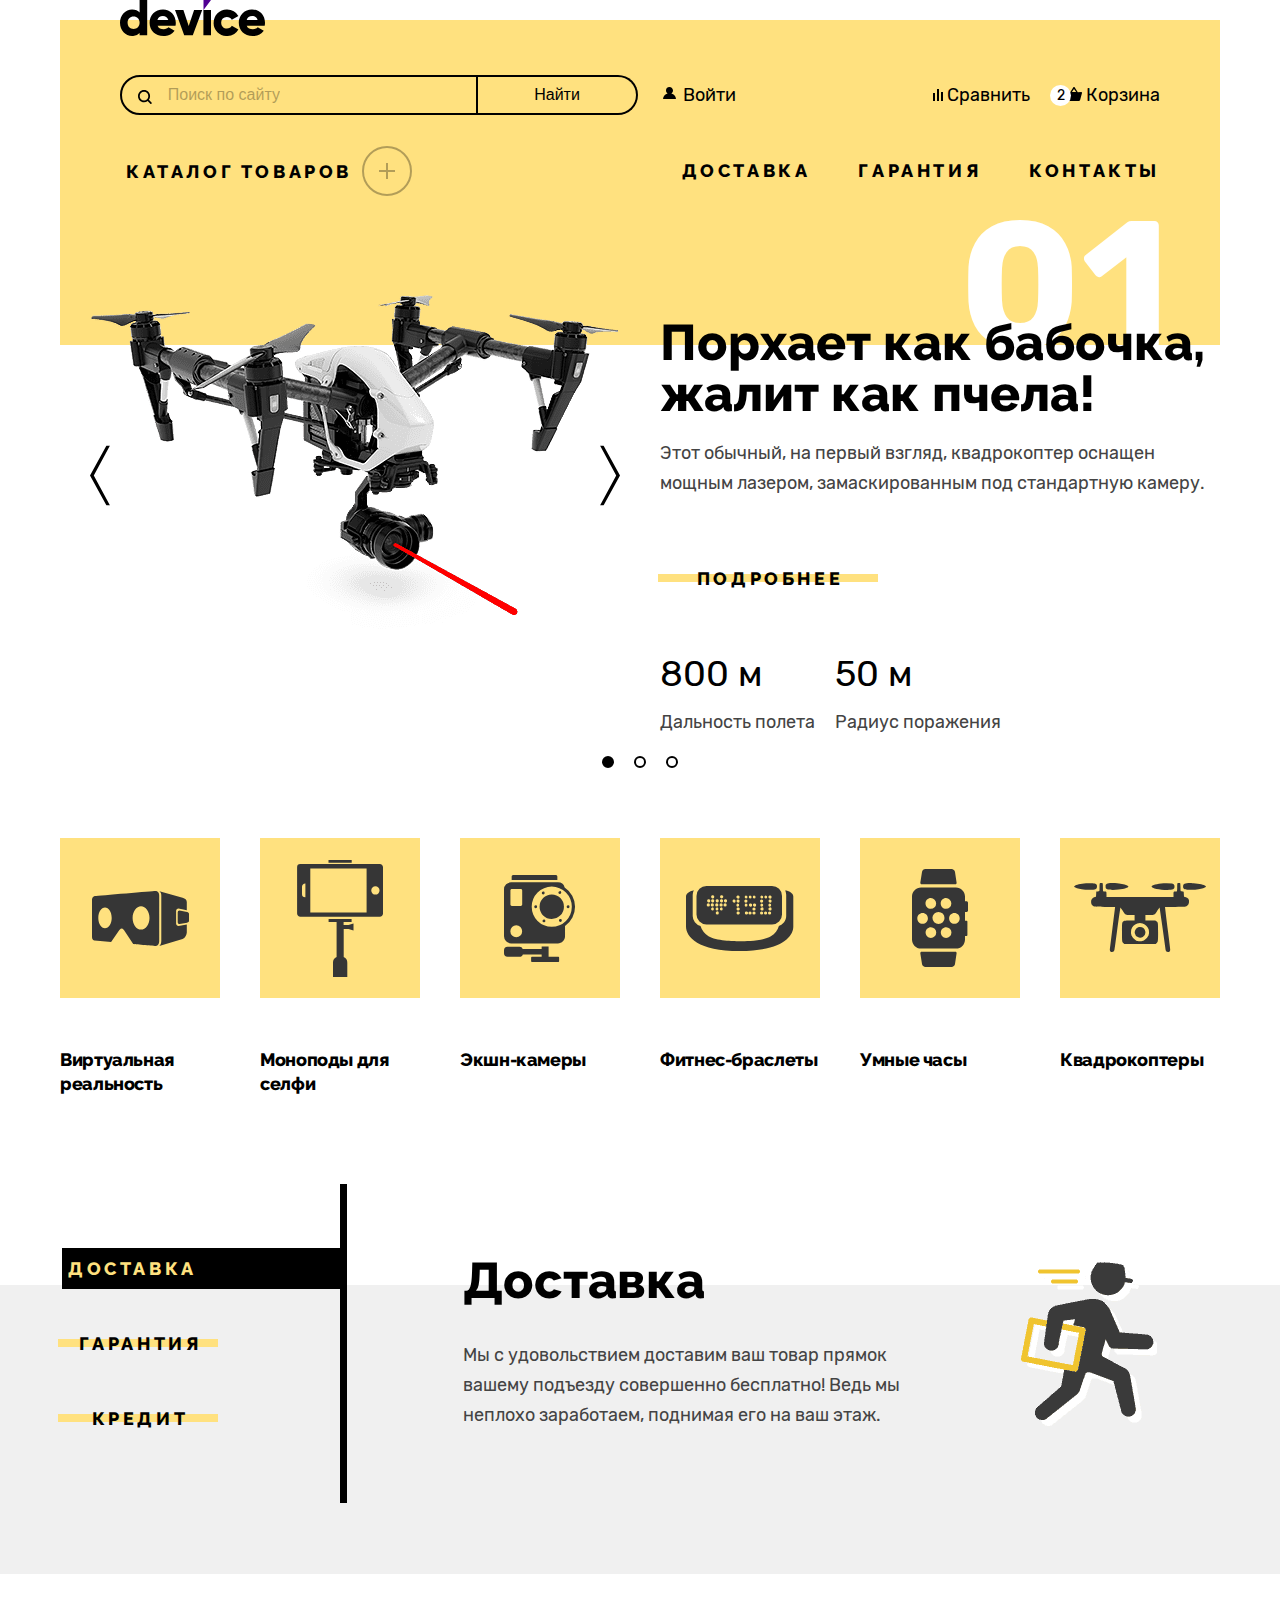
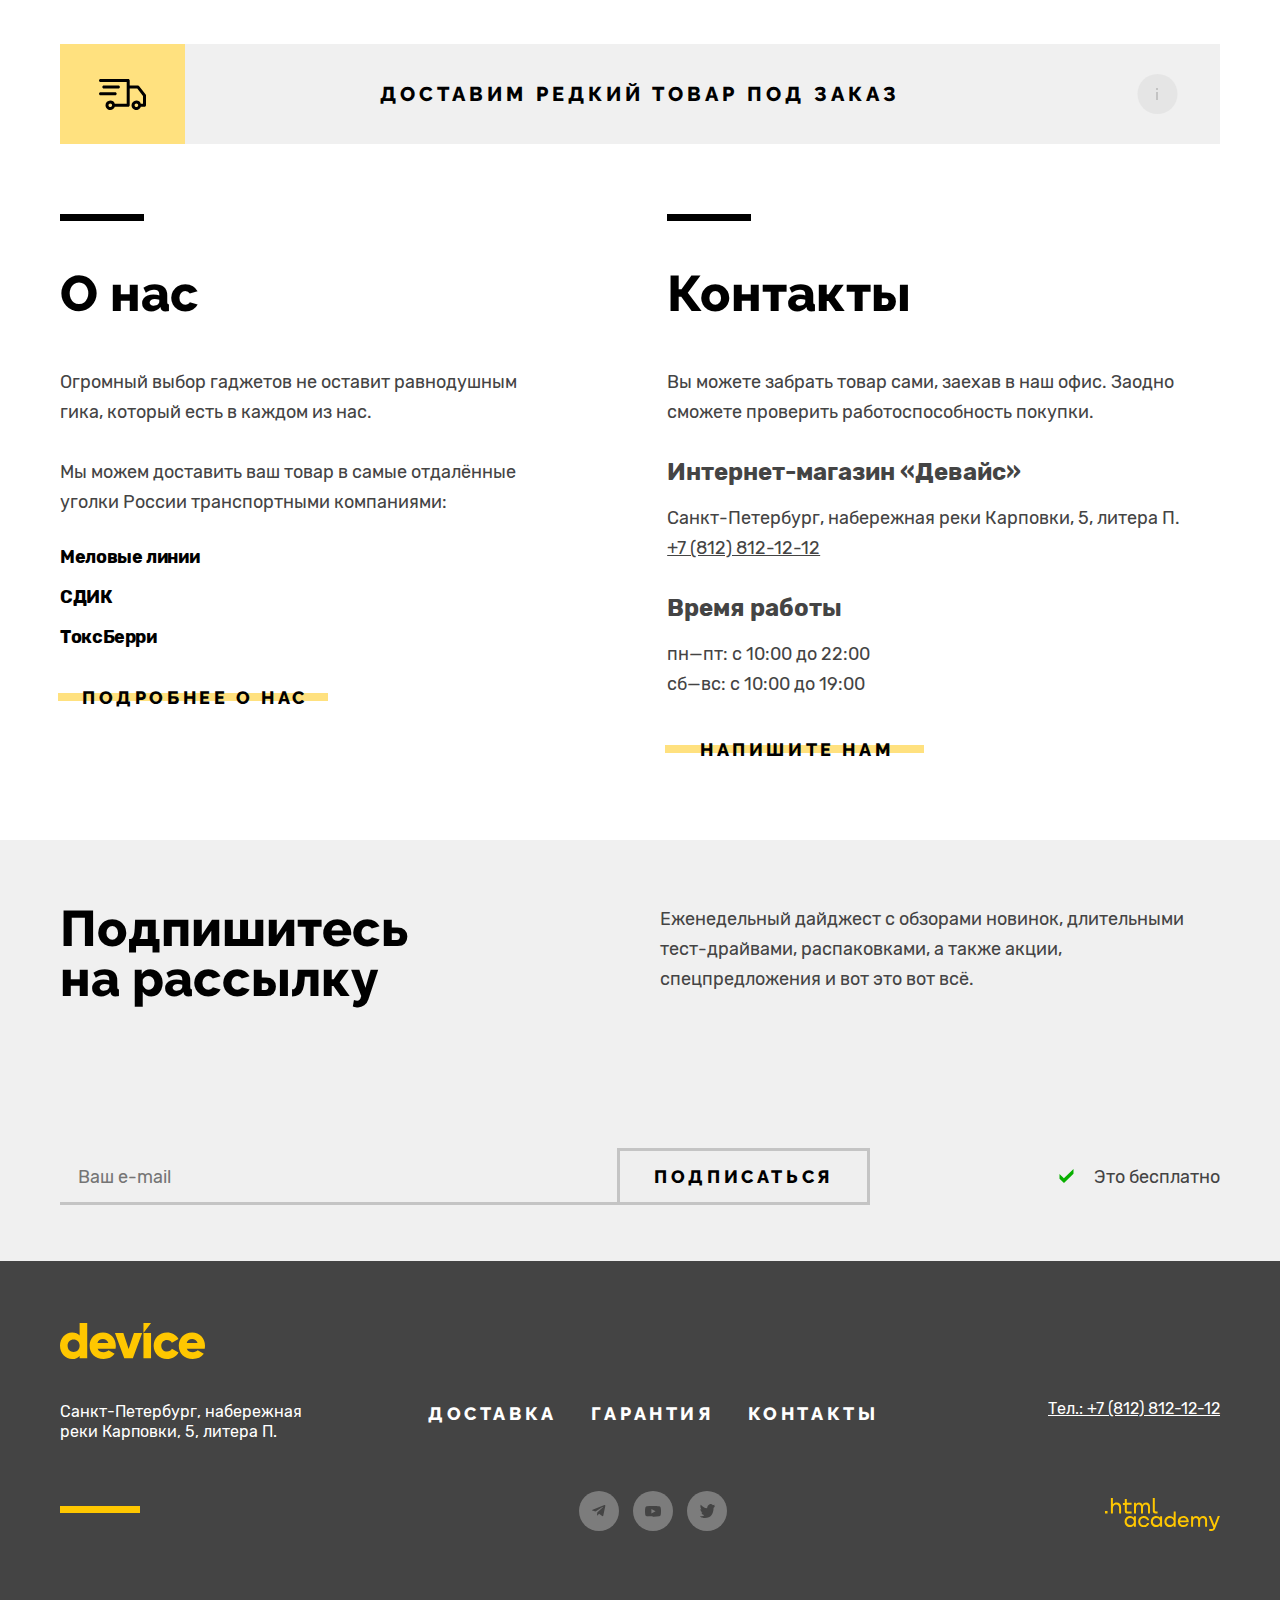
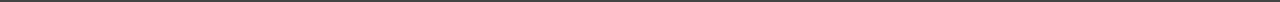
<file: index.html>
<!DOCTYPE html>
<html lang="ru">

  <head>
    <meta charset="utf-8">
    <title>HTML Academy: Девайс</title>
    <link rel="stylesheet" href="styles/styles.css">
    <link rel="icon" type="image/png" href="images/favicon/favicon.png">
  </head>

  <body>
    <header class="page-header">
      <div class="page-header-elements">
        <h1 class="visually-hidden">Интернет-магазин «Девайс»</h1>
        <svg class="icon-shop-opacity" width="145" height="36" fill="none" xmlns="http://www.w3.org/2000/svg">
          <path
            d="M27.2 0v35.3h-7.6v-2.4a9.5 9.5 0 0 1-7.5 3.1C5.5 36 0 30.2 0 22.7 0 15.2 5.5 9.4 12.1 9.4c3.4 0 6 1.2 7.5 3.1V0h7.6Zm-7.6 22.7c0-3.8-2.5-6.2-6-6.2s-6 2.4-6 6.2c0 3.8 2.5 6.2 6 6.2 3.5-.1 6-2.4 6-6.2ZM43.7 29.2c2.1 0 3.8-.8 4.8-1.9l6.1 3.5a13 13 0 0 1-11 5.2c-8.6 0-14-5.8-14-13.3C29.6 15.2 35 9.4 43 9.4c7.4 0 12.8 5.7 12.8 13.3 0 1.1 0 2.1-.3 3H37.6c1 2.6 3.3 3.5 6.1 3.5Zm4.6-9.1c-.8-2.9-3-4-5.4-4-2.9 0-4.8 1.4-5.5 4h11ZM82.2 10.1l-9.4 25.2h-8.6L55 10.1h8.4l5.3 16 5.4-16h8.2ZM83.5 10.1H91v25.2h-7.6V10.1ZM93.7 22.7A13 13 0 0 1 107 9.4a13 13 0 0 1 11.4 6.5l-6.6 3.8c-1-1.8-2.7-2.8-5-2.8a5.5 5.5 0 0 0-5.6 5.8c0 3.5 2.4 5.8 5.7 5.8 2.2 0 4-1.1 4.9-2.8l6.6 3.8A12.8 12.8 0 0 1 107 36a13 13 0 0 1-13.4-13.3ZM132.9 29.2c2 0 3.8-.8 4.8-1.9l6.1 3.5a13 13 0 0 1-11 5.2c-8.6 0-14-5.8-14-13.3a13 13 0 0 1 13.4-13.3c7.4 0 12.8 5.7 12.8 13.3 0 1.1-.1 2.1-.3 3h-18c1 2.6 3.4 3.5 6.2 3.5Zm4.7-9.1c-.8-2.9-3.1-4-5.4-4-3 0-4.8 1.4-5.5 4h10.9Z"
            fill="#000" />
          <path d="M83.5 0v10.1L91 0h-7.6Z" fill="#510094" />
        </svg>
        <div class="navigation-user-container">
          <form class="user-form" action="https://echo.htmlacademy.ru/" method="post">
            <label class="search-information-label">
              <span class="visually-hidden">Поиск</span>
              <svg class="search-icon" width="16" height="16" viewBox="0 0 16 16" fill="none"
                xmlns="http://www.w3.org/2000/svg">
                <path
                  d="M15.7 14.3L12.6 11.2C13.5 10 14 8.6 14 7C14 3.1 10.9 0 7 0C3.1 0 0 3.1 0 7C0 10.9 3.1 14 7 14C8.6 14 10 13.5 11.2 12.6L14.3 15.7C14.5 15.9 14.7 16 15 16C15.6 16 16 15.6 16 15C16 14.8 15.9 14.5 15.7 14.3ZM2 7C2 4.2 4.2 2 7 2C9.8 2 12 4.2 12 7C12 9.8 9.8 12 7 12C4.2 12 2 9.8 2 7Z"
                  fill="black" />
              </svg>
              <input class="search-information" type="search" placeholder="Поиск по сайту">
            </label>
            <button class="search-button" type="button"><span class="search-button-text">Найти</span></button>
          </form>
          <nav class="navigation-user outline">
            <ul class="navigation-user-list reset-list">
              <li class="navigation-user-item">
                <a class="navigation-user-link" href="#">
                  <svg class="navigation-user-item-icon" width="13" height="12" fill="none"
                    xmlns="http://www.w3.org/2000/svg">
                    <path
                      d="M0 12h13a6.3 6.3 0 0 0-4.7-5.5c1-.6 1.7-1.7 1.7-3C10 1.6 8.4 0 6.5 0A3.5 3.5 0 0 0 3 3.5c0 1.3.7 2.4 1.7 3A6.3 6.3 0 0 0 0 12Z"
                      fill="#000" />
                  </svg>
                  Войти
                </a>
              </li>
              <li class="navigation-user-item">
                <a class="navigation-user-link" href="#">
                  <svg width="10" height="12" fill="none" xmlns="http://www.w3.org/2000/svg">
                    <path d="M6 0H4v12h2V0ZM2 4H0v8h2V4ZM10 3H8v9h2V3Z" fill="#000" />
                  </svg>
                  Сравнить
                </a>
              </li>
              <li class="navigation-user-item">
                <a class="navigation-user-link" href="#">
                  <div class="count-product">2</div>
                  <svg width="16" height="14" fill="none" xmlns="http://www.w3.org/2000/svg">
                    <path
                      d="m15.3 5-3.5.2L8.6.3C8.5.1 8.2 0 8 0c-.2 0-.5.1-.6.3L4.2 5.2H.7c-.4 0-.7.3-.7.7v.2l1.9 6.8c.2.7.7 1.1 1.4 1.1h9.4c.7 0 1.2-.4 1.4-1.1L16 6v-.2c0-.4-.3-.8-.7-.8ZM8 1.9l2.2 3.2H5.9L8 1.9Z"
                      fill="#000" />
                  </svg>
                  Корзина
                </a>
                <div class="popover">
                  <h2 class="visually-hidden">Корзина товаров</h2>
                  <ul class="basket-list">
                    <li class="basket-item">
                      <a class="basket-product-link flex-container" href="#">
                        <img class="basket-photo-product" src="images/catalog/catalog-selfie-stick.jpg"
                          alt="Любительская селфи-палка.">
                        <p class="basket-product-title">Любительская селфи-палка</p>
                      </a>
                      <button class="basket-delete-product" type="button"></button>
                    </li>
                    <li class="basket-item">
                      <a class="basket-product-link flex-container" href="#">
                        <img class="basket-photo-product" src="images/catalog/catalog-selfie-stick-professional.jpg"
                          alt="Профессиональная селфи-палка.">
                        <p class="basket-product-title">Профессиональная селфи-палка</p>
                      </a>
                      <button class="basket-delete-product" type="button"></button>
                    </li>
                  </ul>
                  <div class="price-product-container">
                    <p class="products-amount number-products">Товаров: 2</p>
                    <p class="products-amount price-products">Сумма: 2000 Р</p>
                  </div>
                  <button class="open-basket" type="button">Открыть корзину</button>
                  <div class="popover-rectangle"></div>
                </div>
              </li>
            </ul>
          </nav>
        </div>
        <h2 class="visually-hidden">Каталог товаров</h2>

        <div class="catalog-container">
          <div>
            <button class="button-catalog-open" type="button">
              <span class="catalog-open">Каталог товаров</span>
              <span class="visually-hidden">Открыть каталог</span>
              <svg class="button-catalog-open-icon" width="50" height="50" viewBox="0 0 50 50" fill="none"
                xmlns="http://www.w3.org/2000/svg">
                <circle class="icon-opacity" cx="25" cy="25" r="24" stroke="currentColor" stroke-width="2" />
                <g class="icon-opacity" clip-path="url(#clip0_33388_573)">
                  <path d="M33 24H26V17H24V24H17V26H24V33H26V26H33V24Z" fill="currentColor" />
                </g>
                <defs>
                  <clipPath id="clip0_33388_573">
                    <rect width="16" height="16" fill="currentColor" transform="translate(17 17)" />
                  </clipPath>
                </defs>
              </svg>
              <svg class="button-catalog-close-icon" width="50" height="51" viewBox="0 0 50 51" fill="none"
                xmlns="http://www.w3.org/2000/svg">
                <g class="icon-opacity">
                  <path
                    d="M49 25.787C49 39.0418 38.2548 49.787 25 49.787C11.7452 49.787 1 39.0418 1 25.787C1 12.5322 11.7452 1.78699 25 1.78699C38.2548 1.78699 49 12.5322 49 25.787Z"
                    stroke="black" stroke-width="2" />
                  <path d="M33 24.787H17V26.787H33V24.787Z" fill="black" />
                </g>
              </svg>
            </button>
            <nav class="navigation-catalog">
              <ul class="navigation-catalog-list reset-list">
                <li class="navigation-catalog-item">
                  <a class="navigation-catalog-link" href="#">Виртуальная реальность</a>
                </li>
                <li class="navigation-catalog-item">
                  <a class="navigation-catalog-link" href="#">Фитнес-браслеты</a>
                </li>
                <li class="navigation-catalog-item">
                  <a class="navigation-catalog-link" href="#">Квадрокоптеры</a>
                </li>
                <li class="navigation-catalog-item">
                  <a class="navigation-catalog-link" href="#">Моноподы для селфи</a>
                </li>
                <li class="navigation-catalog-item">
                  <a class="navigation-catalog-link" href="#">Умные часы</a>
                </li>
                <li class="navigation-catalog-item">
                  <a class="navigation-catalog-link" href="#">Экшн-камеры</a>
                </li>
              </ul>
            </nav>
          </div>
          <nav class="navigation-information">
            <ul class="navigation-information-list reset-list">
              <li class="navigation-information-item">
                <button class="navigation-information-button" type="button">Доставка</button>
              </li>
              <li class="navigation-information-item">
                <button class="navigation-information-button" type="button">Гарантия</button>
              </li>
              <li class="navigation-information-item">
                <button class="navigation-information-button" type="button">Контакты</button>
              </li>
            </ul>
          </nav>
        </div>
      </div>
    </header>

    <main class="main-index main-container">
      <div class="page-container">
        <section class="gallery">
          <h2 class="visually-hidden">Фото и информация о девайсах</h2>
          <ul class="slider-pagination reset-list">
            <li class="slider-pagination-item">
              <p class="slide-number">01</p>
              <div class="image-slider-container">
                <img class="slider-image" src="images/slider/slider-quadrocopter.png" width="560" height="560"
                  alt="Квадрокоптер.">
                <div class="slider-button-container">
                  <button class="slider-button slider-prev" type="button">
                    <span class="visually-hidden">Предыдущее фото</span>
                    <svg width="20" height="60" viewBox="0 0 20 60" fill="none" xmlns="http://www.w3.org/2000/svg">
                      <path d="M20 60H16.5L0 30L16.5 0H20L3.8 30L20 60Z" fill="black" />
                    </svg>
                  </button>
                  <button class="slider-button slider-next" type="button">
                    <span class="visually-hidden">Следующее фото</span>
                    <svg width="20" height="60" viewBox="0 0 20 60" fill="none" xmlns="http://www.w3.org/2000/svg">
                      <path
                        d="M-5.24537e-06 1.74846e-06L3.49999 1.44248e-06L20 30L3.5 60L0 60L16.2 30L-5.24537e-06 1.74846e-06Z"
                        fill="black" />
                    </svg>
                  </button>
                </div>
              </div>
              <div class="discription-slider-container">
                <b class="title-item">Порхает как бабочка, жалит как пчела!</b>
                <p class="description">Этот обычный, на первый взгляд, квадрокоптер оснащен мощным лазером,
                  замаскированным под
                  стандартную камеру.</p>
                <a class="more-detailed-link" href="#">Подробнее</a>
                <div class="parameter-group">
                  <div class="parameter-group-description">
                    <span class="parameter">800 м</span>
                    <p class="description-parameter">Дальность полета</p>
                  </div>
                  <div class="parameter-group-description">
                    <span class="parameter">50 м</span>
                    <p class="description-parameter">Радиус поражения</p>
                  </div>
                </div>
              </div>
            </li>
            <li class="slider-pagination-item visually-hidden">
              <div class="image-slider-container">
                <img class="slider-image" src="images/slider/slider-watch.png" width="560" height="560"
                  alt="Спортивные часы.">
              </div>
              <div class="discription-slider-container">
                <b class="title-item">Худеем правильно!</b>
                <p class="description">Мотивирующие Фитнес-браслеты помогут найти в себе силы не пропускать занятия и
                  соблюдать диету.</p>
                <a class="more-detailed-link" href="#">Подробнее</a>
                <div class="parameter-group">
                  <span class="parameter">48 часов</span>
                  <p class="description-parameter">Без подзарядки</p>
                </div>
              </div>
            </li>
            <li class="slider-pagination-item visually-hidden">
              <div class="image-slider-container">
                <img class="slider-image" src="images/slider/slider-selfie-stick.png" width="560" height="560"
                  alt="Селфи-палка.">
              </div>
              <div class="discription-slider-container">
                <b class="title-item">Делай селфи, как Бен Стиллер!</b>
                <p class="description">Самая длинная палка для селфи доступна в нашем магазине. Восемь (Восемь, Карл!)
                  метров длинной и весом всего 5 кг.</p>
                <a class="more-detailed-link" href="#">Подробнее</a>
                <div class="parameter-group">
                  <span class="parameter">8,5 м</span>
                  <p class="description-parameter">Длинна палки</p>
                </div>
                <div class="parameter-group">
                  <span class="parameter">5 кг</span>
                  <p class="description-parameter">Вес палки</p>
                </div>
                <div class="parameter-group">
                  <span class="parameter">Карбон</span>
                  <p class="description-parameter">Материал</p>
                </div>
              </div>
            </li>
          </ul>
          <ol class="slider-pagination-ol">
            <li class="slider-pagination-item">
              <button class="slider-pagination-button slider-pagination-button-current" type="button">
                <span class="visually-hidden">1 фото</span>
              </button>
            </li>
            <li class="slider-pagination-item">
              <button class="slider-pagination-button" type="button">
                <span class="visually-hidden">2 фото</span>
              </button>
            </li>
            <li class="slider-pagination-item">
              <button class="slider-pagination-button" type="button">
                <span class="visually-hidden">3 фото</span>
              </button>
            </li>
          </ol>
        </section>
        <section class="product">
          <h2 class="visually-hidden">Гаджеты</h2>
          <ul class="product-list reset-list">
            <li class="product-item">
              <a class="product-link" href="#">
                <div class="product-item-boxs">
                  <svg width="97" height="55" fill="none" xmlns="http://www.w3.org/2000/svg">
                    <path
                      d="M84.1 32.6V20c0-1.3 1-2.4 2.4-2.4l8.3 1.6V11c0-2.3-1.7-3.4-4.2-4.2L67.4.2c1.6 1.4 1.9 2 1.9 4.4v45.2c0 2.3-.5 4-2 5.2l23.3-7c2.4-1 4.2-4.3 4.2-6.6v-8L86.5 35c-1.3 0-2.4-1-2.4-2.4Z"
                      fill="#363636" />
                    <path
                      d="m95.1 21-7.6-1.5c-1 0-1.8.9-1.8 1.9v9.9c0 1 .8 1.8 1.8 1.8l7.6-1.4c1.2-.4 1.9-.9 1.9-1.9v-7c0-1-.8-1.5-1.9-1.8ZM67.2 4.5c0-5.1-4.3-4.5-4.3-4.5S6 4.7 3 5.1C-.2 5.6 0 9.5 0 9.5v36.3c0 3.8 2.6 3.8 2.6 3.8L19.1 51l8.1-11.7s1.1-1.8 2.5-1.8 2.4 1.8 2.4 1.8L41.2 53s19 1.9 22.5 1.9c3.7 0 3.5-5 3.5-5V4.4ZM13 37.2c-3.7 0-6.7-4.6-6.7-10.3 0-5.7 3-10.3 6.7-10.3s6.7 4.6 6.7 10.3c0 5.7-3 10.3-6.7 10.3ZM49 38.6c-4.6 0-8.4-5.2-8.4-11.7 0-6.4 3.8-11.7 8.4-11.7 4.7 0 8.5 5.3 8.5 11.7 0 6.5-3.8 11.7-8.5 11.7Z"
                      fill="#363636" />
                  </svg>
                </div>
                <p class="product-title">Виртуальная реальность</p>
              </a>
            </li>
            <li class="product-item">
              <a class="product-link" href="catalog.html">
                <div class="product-item-boxs">
                  <svg width="87" height="117" fill="none" xmlns="http://www.w3.org/2000/svg">
                    <path
                      d="M82.8 4H3.3A3.2 3.2 0 0 0 .1 7.2v46.4c0 1.8 1.5 3.2 3.2 3.2h79.5c1.8 0 3.2-1.4 3.2-3.2V7.2C86 5.4 84.6 4 82.8 4ZM8.4 37.2h-.2A3.2 3.2 0 0 1 5 34v-7.2c0-1.8 1.4-3.2 3.2-3.2h.2v13.6Zm61.2 15.2H13.3v-44h56.3v44Zm8.8-17.8a4.1 4.1 0 1 1 0-8.3 4.1 4.1 0 0 1 0 8.3ZM54.7 0H31.5v2.8h23.2V0ZM46.6 64.9v-3h8V59H31.6V62h8V97a6 6 0 0 0-3.6 5.6V117h14.3v-14.3a6 6 0 0 0-3.6-5.6v-28h4.8l5 1.3v-6.8l-5 1.3h-4.8Z"
                      fill="#363636" />
                  </svg>
                </div>
                <p class="product-title">Моноподы для селфи</p>
              </a>
            </li>
            <li class="product-item">
              <a class="product-link" href="#">
                <div class="product-item-boxs">
                  <svg width="72" height="87" fill="none" xmlns="http://www.w3.org/2000/svg">
                    <path
                      d="M53.35 1.49c0-.74-.58-1.49-1.31-1.49H9.05c-.73 0-1.38.75-1.38 1.49v3.52h45.68V1.5ZM54.2 81.8h-9.6V71.44h-6.95v2.5H18.77a3.49 3.49 0 0 0-3.18-2.15H3.56A3.59 3.59 0 0 0 0 75.31v3.02a3.55 3.55 0 0 0 3.56 3.48h12.03c1.52 0 2.8-.9 3.27-2.33h18.79v2.33h-9.52c-.53 0-1.01.44-1.01.97v3.17c0 .54.48 1.05 1.01 1.05H54.2c.53 0 .93-.51.93-1.05v-3.17c0-.53-.4-.97-.93-.97ZM60.67 12.39a7.04 7.04 0 0 0-6.77-5.05H7.15A7.1 7.1 0 0 0 0 14.36v46.9a7.18 7.18 0 0 0 7.15 7.12h46.74c3.9 0 7.13-3.2 7.13-7.12V50.92a23.3 23.3 0 0 0-.36-38.52ZM12.24 62.15a5.91 5.91 0 1 1 .02-11.82 5.91 5.91 0 0 1-.02 11.82Zm5.96-32.6c0 .78-.64 1.42-1.42 1.42H7.84c-.78 0-1.42-.64-1.42-1.42V15.39c0-.79.64-1.43 1.42-1.43h8.94c.78 0 1.42.64 1.42 1.43v14.16Zm29.56 22.3a20.1 20.1 0 0 1-20.05-20.12 20.1 20.1 0 0 1 20.05-20.12 20.1 20.1 0 0 1 20.06 20.13 20.1 20.1 0 0 1-20.06 20.12Z"
                      fill="#363636" />
                    <path
                      d="M47.76 43.96a12.2 12.2 0 0 0 12.19-12.23 12.2 12.2 0 0 0-12.19-12.22 12.2 12.2 0 0 0-12.19 12.22 12.2 12.2 0 0 0 12.2 12.23ZM31.56 33.17a1.44 1.44 0 1 0 0-2.87 1.44 1.44 0 0 0 0 2.87ZM63.96 33.17a1.44 1.44 0 1 0 0-2.87 1.44 1.44 0 0 0 0 2.87ZM39.1 19.43a1.44 1.44 0 1 0 0-2.87 1.44 1.44 0 0 0 0 2.87ZM56.41 46.91a1.43 1.43 0 1 0 0-2.86 1.43 1.43 0 0 0 0 2.86ZM55.7 19a1.44 1.44 0 1 0 0-2.87 1.44 1.44 0 0 0 0 2.87ZM39.83 47.34a1.44 1.44 0 1 0 0-2.87 1.44 1.44 0 0 0 0 2.87Z"
                      fill="#363636" />
                  </svg>
                </div>
                <p class="product-title">Экшн-камеры</p>
              </a>
            </li>
            <li class="product-item">
              <a class="product-link" href="#">
                <div class="product-item-boxs">
                  <svg width="108" height="66" fill="none" xmlns="http://www.w3.org/2000/svg">
                    <path
                      d="M99 5a10.4 10.4 0 0 1 1.2 4.9V31c0 4.6-3.1 8.5-7.3 9.9-1.3 4-3.7 7.9-8 10.4-8.7 5.3-31.1 4.9-31.2 4.9-.1 0-22.5.4-31.2-4.9a18.7 18.7 0 0 1-8-10.2A10.5 10.5 0 0 1 6.7 31V9.9c0-1.7.4-3.3 1.1-4.7C4.2 6.1 0 8 0 11.4v30C0 51.7 11.8 66 53.7 66c41.8 0 53.6-14.2 53.6-24.5v-30c0-3.7-4.6-5.5-8.3-6.3Z"
                      fill="#363636" />
                    <path
                      d="M20.6 39.5H86a10 10 0 0 0 10-10.1V10.9a10 10 0 0 0-10-10H20.6a10 10 0 0 0-10.1 10v18.5a10 10 0 0 0 10 10Zm63-29a1.6 1.6 0 1 1 0 3.1 1.6 1.6 0 0 1 0-3.1Zm0 4a1.6 1.6 0 1 1 0 3.1 1.6 1.6 0 0 1 0-3Zm0 4a1.6 1.6 0 1 1 0 3.2 1.6 1.6 0 0 1 0-3.1Zm0 3.9a1.6 1.6 0 1 1 0 3.1 1.6 1.6 0 0 1 0-3.1Zm0 4a1.6 1.6 0 1 1 0 3.2 1.6 1.6 0 0 1 0-3.2Zm-4-16a1.6 1.6 0 1 1 0 3.2 1.6 1.6 0 0 1 0-3.1Zm0 16a1.6 1.6 0 1 1 0 3.2 1.6 1.6 0 0 1 0-3.2Zm-4-16a1.6 1.6 0 1 1 0 3.2 1.6 1.6 0 0 1 0-3.1Zm0 4.1a1.6 1.6 0 1 1 0 3.2 1.6 1.6 0 0 1 0-3.2Zm0 4a1.6 1.6 0 1 1 0 3.2 1.6 1.6 0 0 1 0-3.1Zm0 3.9a1.6 1.6 0 1 1 0 3.1 1.6 1.6 0 0 1 0-3.1Zm0 4a1.6 1.6 0 1 1 0 3.2 1.6 1.6 0 0 1 0-3.2Zm-7.6-16a1.6 1.6 0 1 1 0 3.2 1.6 1.6 0 0 1 0-3.1Zm0 8.2a1.6 1.6 0 1 1 0 3 1.6 1.6 0 0 1 0-3Zm0 3.8a1.6 1.6 0 1 1 0 3.2 1.6 1.6 0 0 1 0-3.2Zm0 4a1.6 1.6 0 1 1 0 3.2 1.6 1.6 0 0 1 0-3.2Zm-4-16a1.6 1.6 0 1 1 0 3.2 1.6 1.6 0 0 1 0-3.1Zm0 8.2a1.6 1.6 0 1 1 0 3 1.6 1.6 0 0 1 0-3Zm0 7.8a1.6 1.6 0 1 1 0 3.2 1.6 1.6 0 0 1 0-3.2Zm-4.1-16a1.6 1.6 0 1 1 0 3.2 1.6 1.6 0 0 1 0-3.1Zm0 4.1a1.6 1.6 0 1 1 0 3.2 1.6 1.6 0 0 1 0-3.2Zm0 4a1.6 1.6 0 1 1 0 3.2 1.6 1.6 0 0 1 0-3.1Zm0 8a1.6 1.6 0 1 1 0 3 1.6 1.6 0 0 1 0-3Zm-8.3-16a1.6 1.6 0 1 1 0 3.1 1.6 1.6 0 0 1 0-3.1Zm0 4a1.6 1.6 0 1 1 0 3.1 1.6 1.6 0 0 1 0-3Zm0 4a1.6 1.6 0 1 1 0 3.2 1.6 1.6 0 0 1 0-3.1Zm0 4a1.6 1.6 0 1 1 0 3 1.6 1.6 0 0 1 0-3Zm0 4a1.6 1.6 0 1 1 0 3 1.6 1.6 0 0 1 0-3Zm-4-12a1.6 1.6 0 1 1 0 3.1 1.6 1.6 0 0 1 0-3Zm-8.5-.2a1.6 1.6 0 1 1 0 3.1 1.6 1.6 0 0 1 0-3.1Zm0 4a1.6 1.6 0 1 1 0 3.2 1.6 1.6 0 0 1 0-3.2Zm-4-8a1.6 1.6 0 1 1 0 3 1.6 1.6 0 0 1 0-3Zm0 4a1.6 1.6 0 1 1 0 3.1 1.6 1.6 0 0 1 0-3.1Zm0 4a1.6 1.6 0 1 1 0 3.2 1.6 1.6 0 0 1 0-3.2Zm0 4a1.6 1.6 0 1 1 0 3.2 1.6 1.6 0 0 1 0-3.1Zm-4.3-8a1.6 1.6 0 1 1 0 3.1 1.6 1.6 0 0 1 0-3.1Zm0 4a1.6 1.6 0 1 1 0 3.2 1.6 1.6 0 0 1 0-3.2Zm0 4a1.6 1.6 0 1 1 0 3.2 1.6 1.6 0 0 1 0-3.1Zm0 4.1a1.6 1.6 0 1 1 0 3.1 1.6 1.6 0 0 1 0-3Zm-4.5-16.1a1.6 1.6 0 1 1 0 3.1 1.6 1.6 0 0 1 0-3.1Zm0 4a1.6 1.6 0 1 1 0 3.1 1.6 1.6 0 0 1 0-3.1Zm0 4a1.6 1.6 0 1 1 0 3.2 1.6 1.6 0 0 1 0-3.2Zm0 4a1.6 1.6 0 1 1 0 3.2 1.6 1.6 0 0 1 0-3.1Zm-4-8a1.6 1.6 0 1 1 0 3.1 1.6 1.6 0 0 1 0-3.1Zm0 4a1.6 1.6 0 1 1 0 3.2 1.6 1.6 0 0 1 0-3.2Z"
                      fill="#363636" />
                  </svg>
                </div>
                <p class="product-title">Фитнес-браслеты</p>
              </a>
            </li>
            <li class="product-item">
              <a class="product-link" href="#">
                <div class="product-item-boxs">
                  <svg width="57" height="98" fill="none" xmlns="http://www.w3.org/2000/svg">
                    <path
                      d="M54.5 32.2H53v-4.6c0-5.1-4.1-9.2-9.1-9.2H9.1c-5 0-9.1 4.1-9.1 9.2v42.8c0 5 4 9.2 9 9.2H44c5 0 9-4.1 9-9.2V67h1.6c.4 0 .8-.3.8-.8V52.5c0-.5-.4-.8-.8-.8H53v-8.8h1.5c.8 0 1.5-.7 1.5-1.5v-7.7c0-.8-.7-1.5-1.5-1.5ZM34 29.1a5.3 5.3 0 0 1 0 10.7c-3 0-5.3-2.4-5.3-5.4 0-3 2.4-5.3 5.3-5.3Zm-15.2 0a5.3 5.3 0 0 1 0 10.7c-2.9 0-5.3-2.4-5.3-5.4 0-3 2.4-5.3 5.3-5.3ZM5.3 49.4c0-3 2.4-5.4 5.3-5.4 3 0 5.3 2.4 5.3 5.4 0 3-2.4 5.4-5.3 5.4-3 0-5.3-2.4-5.3-5.4Zm13.6 19.5c-2.9 0-5.3-2.4-5.3-5.4 0-3 2.4-5.3 5.3-5.3a5.3 5.3 0 0 1 0 10.7Zm1.5-20a6 6 0 0 1 6-6 6 6 0 0 1 6.1 6 6 6 0 0 1-6 6.2 6 6 0 0 1-6-6.1Zm13.7 20c-3 0-5.3-2.4-5.3-5.4 0-3 2.4-5.3 5.3-5.3a5.3 5.3 0 0 1 0 10.7Zm8.3-14.1c-3 0-5.3-2.4-5.3-5.4 0-3 2.4-5.4 5.3-5.4 3 0 5.3 2.4 5.3 5.4 0 3-2.4 5.4-5.3 5.4ZM9.6 15.3h33.7c.9 0 1.5-.7 1.3-1.5L43 3c-.2-1.6-1.8-3-3.5-3h-26A3.7 3.7 0 0 0 10 3L8.3 13.8c0 .8.5 1.5 1.3 1.5ZM43.3 82.7H9.6c-.8 0-1.4.7-1.3 1.5L10 95c.2 1.6 1.8 3 3.5 3h26c1.7 0 3.3-1.4 3.5-3l1.6-10.8c.2-.8-.4-1.5-1.3-1.5Z"
                      fill="#363636" />
                  </svg>
                </div>
                <p class="product-title">Умные часы</p>
              </a>
            </li>
            <li class="product-item">
              <a class="product-link" href="#">
                <div class="product-item-boxs">
                  <svg width="133" height="70" fill="none" xmlns="http://www.w3.org/2000/svg">
                    <path
                      d="M12 .3C6.6.8 1.9 1.9.7 2.9c-.7.6-.7.6-.3 1.2.7.7 3.8 1.6 7.3 2.2 4 .7 12.5.7 13.7 0 1.2-.6 1.6-1.3 1.6-3 0-1.5-.6-2.3-2.2-2.8C19.3.2 15 0 12.1.3Zm13.8.2c-.2.3-.3 2-.3 4.1 0 4 .2 3.8-2.2 4h-1l-.3 5.1-1.2.3c-2.5.7-4 2.6-3.7 5.3 0 1.9 1 3.3 2.5 4 1.1.6 1.5.6 11.3.6 5.5 0 10.1 0 10.2.2l-2.6 20.6-2.7 21.7c0 1.6.8 2.6 2.3 2.6 1.3 0 2-.6 2.3-1.9.2-.5 1.5-10.3 3-21.8a727.8 727.8 0 0 1 3-20.9l2.2 3.1c3 4.7 2.4 4.4 7.6 4.4h4.4v5.6h-5.1c-4.8.1-5.2.2-6 .7-1.5 1.1-1.5 1.4-1.5 11 0 9.5 0 9.7 1.5 11l.8.7h31.4l.8-.7c1.5-1.3 1.6-1.5 1.6-11 0-9.6 0-9.9-1.7-11-.6-.5-1.1-.6-5.8-.6l-5.2-.1v-5.6h4.4c5.2 0 4.7.3 7.6-4.4a25.5 25.5 0 0 1 2.2-3l3 20.8 3 21.8c.3 1.3 1 1.9 2.3 1.9 1.5 0 2.4-1 2.3-2.6 0-.7-1.2-10.5-2.7-21.7A903 903 0 0 1 91 24.1c0-.1 4.6-.2 10.2-.2 9.7 0 10 0 11.2-.6 1.5-.7 2.4-2.1 2.6-4a4.8 4.8 0 0 0-3.8-5.3l-1.2-.3-.3-5-1-.2c-2.3-.1-2.2.2-2.2-3.9l-.2-4.1c-.2-.4-.6-.5-1.4-.5-.6 0-1.2.1-1.4.3-.2.2-.3 1.5-.3 4 0 2.4-.1 3.7-.3 3.9-.2.2-1 .3-1.7.3-1.6 0-1.7 0-1.7 3V14h-67v-2.3c0-3 0-3.1-1.7-3.1-.7 0-1.4-.1-1.6-.3-.2-.2-.3-1.5-.3-4S28.8.5 28.6.3C28.4.1 27.7 0 27 0c-.8 0-1.1.1-1.3.5Zm42.8 40.1c3 .9 5.4 3.4 6.2 6.2a11 11 0 0 1-.3 5.8 10.2 10.2 0 0 1-4.6 4.9c-1.3.6-1.7.7-3.9.7-2.1 0-2.6 0-4-.7a10.2 10.2 0 0 1-4.5-5 11 11 0 0 1-.3-5.7 9.6 9.6 0 0 1 6.1-6.2 7.6 7.6 0 0 1 5.3 0Z"
                      fill="#363636" />
                    <path
                      d="M63.8 44.4c-2 1-3.5 3.7-3 5.8a5.4 5.4 0 0 0 8 3.7 5.3 5.3 0 0 0 2.4-5.8A5.4 5.4 0 0 0 66 44c-.6 0-1.6.2-2.2.4ZM36.1.1c-4 .7-4.5 1.2-4.5 3.5 0 1.8.4 2.4 2.3 3 1.5.4 7.1.5 10.5 0C51.1 6 55.7 4.2 54 3 52.8 2 49 1 45 .5c-2.5-.3-8-.5-9-.4Zm53.4.2c-6.3.6-11.9 2-11.9 3.1 0 1.8 7.9 3.5 15.7 3.5 5.8 0 7.2-.6 7.2-3.3 0-1.8-.7-2.6-2.4-3a35 35 0 0 0-8.6-.3Zm23.3 0c-1.8.2-3 .8-3.4 1.5-.5.7-.4 2.9.1 3.5 1 1.3 1.6 1.5 7 1.5 3.7 0 5.9-.1 8-.5 3.5-.6 6.5-1.5 7.2-2.2.5-.5.5-.5-.2-1.2-1.4-1.1-6-2.2-12-2.6-3.4-.3-4.4-.3-6.7 0Z"
                      fill="#363636" />
                  </svg>
                </div>
                <p class="product-title">Квадрокоптеры</p>
              </a>
            </li>
          </ul>
        </section>
        </div>

        <section class="services">
          <h2 class="visually-hidden">Сервисы</h2>
          <div class="services-container">
            <ul class="services-list reset-list">
              <li class="more-detailed-item">
                <button class="more-detailed-button current-button start-position" type="button">Доставка</button>
              </li>
              <li class="more-detailed-item">
                <button class="more-detailed-button current-button" type="button">Гарантия</button>
              </li>
              <li class="more-detailed-item">
                <button class="more-detailed-button current-button" type="button">Кредит</button>
              </li>
            </ul>
            <div class="box-service-item">
              <div class="box-service change-type">
                <h3 class="title-service">Доставка</h3>
                <p class="description-service">Мы с удовольствием доставим ваш товар прямок вашему подъезду совершенно
                  бесплатно! Ведь мы неплохо заработаем, поднимая его на ваш этаж.</p>
              </div>
              <div class="box-service visually-hidden change-type">
                <h3 class="title-service">Гарантия</h3>
                <p class="description-service">Если из-за возгорания купленного у нас товара у вас сгорит дом - не
                  переживайте, мы выдадим вам новый. Товар, не дом, конечно же.</p>
              </div>
              <div class="box-service visually-hidden change-type">
                <h3 class="title-service">Кредит</h3>
                <p class="description-service">Залезть в долговую яму стало проще! Кредитные консультанты подберут для вас
                  наиболее выгодные условия кредита. Выгодные для банка, разумеется.</p>
              </div>
            </div>
          </div>
        </section>
        <section class="contacts page-container">
          <a class="product-order-button">
            <div class="product-order-image">
              <svg width="47" height="31" fill="none" xmlns="http://www.w3.org/2000/svg">
              <path
                d="m46.7 15.4-6.5-8.2c-.3-.4-.7-.6-1.2-.6h-8.3V1.5C30.7.7 30 0 29.2 0H1.5C.7 0 0 .7 0 1.5S.7 3 1.5 3h26.2v21.7H15.8a4.7 4.7 0 0 0-4.5-3.3 4.9 4.9 0 0 0-4.8 4.8c0 2.6 2.2 4.8 4.8 4.8 2.1 0 3.9-1.4 4.5-3.3h13.4c.8 0 1.5-.7 1.5-1.5V9.6h7.6l5.7 7.3v7.9h-2.2a4.7 4.7 0 0 0-4.5-3.3 4.9 4.9 0 0 0-4.8 4.8c0 2.6 2.1 4.8 4.8 4.8 2.1 0 3.9-1.4 4.5-3.3h3.7c.8 0 1.5-.7 1.5-1.5v-9.9c0-.4-.1-.7-.3-1ZM11.3 28c-1 0-1.8-.8-1.8-1.8s.8-1.8 1.8-1.8 1.8.8 1.8 1.8-.9 1.8-1.8 1.8Zm26.1 0c-1 0-1.8-.8-1.8-1.8s.8-1.8 1.8-1.8 1.8.8 1.8 1.8-.9 1.8-1.8 1.8Z"
                fill="#000" />
              <path
                d="M19.4 9.6c.8 0 1.5-.7 1.5-1.5s-.7-1.5-1.5-1.5H4.8c-.8 0-1.5.7-1.5 1.5S4 9.6 4.8 9.6h14.6ZM17.7 14.7c0-.8-.7-1.5-1.5-1.5H1.5c-.8 0-1.5.7-1.5 1.5s.7 1.5 1.5 1.5h14.7c.8 0 1.5-.7 1.5-1.5Z"
                fill="#000" />
            </svg>
          </div>
          <p class="product-order-text">Доставим редкий товар под заказ</p>
          <svg class="product-order-more-information" width="41" height="40" opacity="0.5" viewBox="0 0 41 40"
            fill="none" xmlns="http://www.w3.org/2000/svg">
            <circle cx="20.5" cy="20" r="20" fill="#DCDCDC" />
            <g opacity="0.3" clip-path="url(#clip0_34160_666)">
              <path d="M21 14H19V16H21V14Z" fill="black" />
              <path d="M21 18H19V26H21V18Z" fill="black" />
            </g>
            <defs>
              <clipPath id="clip0_34160_666">
                <rect width="2" height="12" fill="white" transform="translate(19 14)" />
              </clipPath>
            </defs>
          </svg>
        </a>
        <div class="common-container">
          <div class="about-company-container">
            <div class="rectangle"></div>
            <h2 class="contacts-title">О нас</h2>
            <p class="about-company-description">Огромный выбор гаджетов не оставит равнодушным гика, который есть в
              каждом из нас.</p>
            <p class="about-company-description">Мы можем доставить ваш товар в самые отдалённые уголки России
              транспортными компаниями:</p>
            <ul class="transport-company-list reset-list">
              <li class="transport-company-item">Меловые линии</li>
              <li class="transport-company-item">СДИК</li>
              <li class="transport-company-item">ТоксБерри</li>
            </ul>
            <a class="more-detailed-link" href="#">Подробнее о нас</a>
          </div>
          <div class="contacts-container">
            <div class="rectangle"></div>
            <h2 class="contacts-title">Контакты</h2>
            <p class="contacts-description">Вы можете забрать товар сами, заехав в наш офис. Заодно сможете проверить
              работоспособность покупки.</p>
            <h3 class="shop-title">Интернет-магазин «Девайс»</h3>
            <address class="contacts-address">
              <p class="contacts-address-text">Санкт-Петербург, набережная реки Карповки, 5, литера П.</p>
              <a class="contacts-phone" href="tel:+78128121212">+7 (812) 812-12-12</a>
            </address>
            <h3 class="contacts-subtitle">Время работы</h3>
            <ul class="contacts-schedule reset-list">
              <li class="contacts-schedule-item">пн—пт: с 10:00 до 22:00</li>
              <li class="contacts-schedule-item">сб—вс: с 10:00 до 19:00</li>
            </ul>
            <a class="more-detailed-link" href="#">Напишите нам</a>
          </div>
        </div>
      </section>
      <section class="subscribe">
        <div class="subscribe-container">
          <div class="discription-subscribe-box">
            <h2 class="subscribe-title">Подпишитесь на рассылку</h2>
            <p class="subscribe-description">Еженедельный дайджест с обзорами новинок, длительными тест-драйвами,
              распаковками, а также акции, спецпредложения и вот это вот всё.</p>
          </div>
          <div class="subscribe-box">
            <form class="subscribe-form" action="https://echo.htmlacademy.ru/" method="post">
              <label class="user-email-wrapper">
                <span class="visually-hidden">Электронная почта</span>
                <input class="user-email" type="email" placeholder="Ваш e-mail">
              </label>
              <button class="subscribe-button" type="submit">Подписаться</button>
            </form>
            <div class="free-box">
              <svg width="15" height="14" viewBox="0 0 15 14" fill="none" xmlns="http://www.w3.org/2000/svg">
                <path d="M14.498 0L4.89805 9.3L0.498047 5V9.7L4.99805 14L14.498 4.7V0Z" fill="#08AF00" />
              </svg>
              <span class="free">Это бесплатно</span>
            </div>

          </div>
        </div>

      </section>
    </main>

    <footer class="page-footer">
      <div class="footer-container">
        <h2 class="visually-hidden">Контактная информация</h2>
        <section class="footer-address">
          <h3 class="visually-hidden">Адрес</h3>
          <svg class="icon-shop-opacity" width="145" height="36" fill="none" xmlns="http://www.w3.org/2000/svg">
            <path
              d="M27.22 0v35.3h-7.6v-2.4c-1.7 1.9-4.1 3.1-7.51 3.1C5.5 36 0 30.2 0 22.7 0 15.2 5.5 9.4 12.1 9.4c3.41 0 5.91 1.2 7.51 3.1V0h7.6Zm-7.6 22.7c0-3.8-2.5-6.2-6.01-6.2-3.5 0-6 2.4-6 6.2 0 3.8 2.5 6.2 6 6.2 3.5-.1 6-2.4 6-6.2ZM43.73 29.2c2.1 0 3.8-.8 4.8-1.9l6.1 3.5c-2.5 3.4-6.2 5.2-11 5.2-8.6 0-14.01-5.8-14.01-13.3 0-7.5 5.4-13.3 13.41-13.3 7.4 0 12.8 5.7 12.8 13.3 0 1.1-.1 2.1-.3 3h-17.9c1 2.6 3.3 3.5 6.1 3.5Zm4.6-9.1c-.8-2.9-3.1-4-5.4-4-2.9 0-4.8 1.4-5.5 4h10.9ZM82.16 10.1l-9.31 25.2h-8.6l-9.31-25.2h8.4l5.3 16 5.31-16h8.2ZM83.46 10.1h7.6v25.2h-7.6V10.1ZM93.66 22.7c0-7.5 5.7-13.3 13.41-13.3 4.9 0 9.21 2.6 11.41 6.5l-6.6 3.8c-.9-1.8-2.7-2.8-4.9-2.8-3.3 0-5.71 2.4-5.71 5.8 0 3.5 2.4 5.8 5.7 5.8 2.2 0 4.1-1.1 4.9-2.8l6.61 3.8c-2.1 3.9-6.4 6.5-11.4 6.5-7.71 0-13.42-5.8-13.42-13.3ZM132.9 29.2c2.1 0 3.8-.8 4.8-1.9l6.1 3.5c-2.5 3.4-6.2 5.2-11 5.2-8.61 0-14.02-5.8-14.02-13.3 0-7.5 5.5-13.3 13.41-13.3 7.4 0 12.81 5.7 12.81 13.3 0 1.1-.1 2.1-.3 3h-17.91c1 2.6 3.3 3.5 6.1 3.5Zm4.7-9.1c-.8-2.9-3.1-4-5.4-4-2.91 0-4.81 1.4-5.51 4h10.9ZM83.46 0v10.1L91.06 0h-7.6Z"
              fill="#FFC700" />
          </svg>
          <address class="address-description">Санкт-Петербург, набережная реки Карповки, 5, литера П.</address>
          <div class="rectangle"></div>
        </section>
        <section class="footer-social">
          <h3 class="visually-hidden">Социальные сети</h3>
          <ul class="footer-menu-list reset-list">
            <li class="footer-menu-item">
              <a class="footer-menu-link" href="#">Доставка</a>
            </li>
            <li class="footer-menu-item">
              <a class="footer-menu-link" href="#">Гарантия</a>
            </li>
            <li class="footer-menu-item">
              <a class="footer-menu-link" href="#">Контакты</a>
            </li>
          </ul>
          <ul class="footer-social-list reset-list">
            <li class="footer-social-item">
              <a class="button" href="https://t.me/htmlacademy">
                <svg class="social-item-image" width="40" height="40" viewBox="0 0 40 40"
                  xmlns="http://www.w3.org/2000/svg">
                  <circle cx="20" cy="20" r="20" />
                  <g class="social-icon" clip-path="url(#clip0_29575_1281)">
                    <path
                      d="M25.4431 14.0736L13.6231 18.6316C12.8164 18.9556 12.8211 19.4056 13.4751 19.6062L16.5097 20.5529L23.5311 16.1229C23.8631 15.9209 24.1664 16.0296 23.9171 16.2509L18.2284 21.3849H18.2271L18.2284 21.3856L18.0191 24.5136C18.3257 24.5136 18.4611 24.3729 18.6331 24.2069L20.1071 22.7736L23.1731 25.0382C23.7384 25.3496 24.1444 25.1896 24.2851 24.5149L26.2977 15.0296C26.5037 14.2036 25.9824 13.8296 25.4431 14.0736Z"
                      fill="#444444" />
                  </g>
                  <defs>
                    <clipPath id="clip0_29575_1281">
                      <rect width="14" height="12" fill="white" transform="translate(13 14)" />
                    </clipPath>
                  </defs>
                </svg>
                <span class="visually-hidden">Телеграмм</span>
              </a>
            </li>
            <li class="footer-social-item">
              <a class="button" href="https://www.youtube.com/user/htmlacademyru">
                <svg class="social-item-image" width="40" height="40" viewBox="0 0 40 40"
                  xmlns="http://www.w3.org/2000/svg">
                  <circle cx="20" cy="20" r="20" />
                  <g class="social-icon" clip-path="url(#clip0_29575_1286)">
                    <path
                      d="M27.6671 16.6746C27.5765 16.3515 27.4 16.0589 27.1564 15.828C26.9059 15.59 26.5989 15.4197 26.2644 15.3333C25.0124 15.0033 19.9964 15.0033 19.9964 15.0033C17.9053 14.9795 15.8147 15.0842 13.7364 15.3166C13.4019 15.4094 13.0955 15.5835 12.8444 15.8233C12.5977 16.0606 12.4191 16.3533 12.3257 16.674C12.1015 17.8818 11.9926 19.1082 12.0004 20.3366C11.9924 21.564 12.1011 22.79 12.3257 23.9993C12.4171 24.3186 12.5951 24.61 12.8424 24.8453C13.0897 25.0806 13.3977 25.2506 13.7364 25.3406C15.0051 25.67 19.9964 25.67 19.9964 25.67C22.0902 25.6938 24.1835 25.5892 26.2644 25.3566C26.5989 25.2702 26.9059 25.1 27.1564 24.862C27.3999 24.6311 27.5762 24.3385 27.6664 24.0153C27.8965 22.8079 28.0083 21.581 28.0004 20.352C28.0177 19.1177 27.906 17.885 27.6671 16.674V16.6746ZM18.4017 22.6193V18.0546L22.5751 20.3373L18.4017 22.6193Z"
                      fill="#444444" />
                  </g>
                  <defs>
                    <clipPath id="clip0_29575_1286">
                      <rect width="16" height="11" fill="white" transform="translate(12 15)" />
                    </clipPath>
                  </defs>
                </svg>
                <span class="visually-hidden">Ютюб</span>
              </a>
            </li>
            <li class="footer-social-item">
              <a class="button" href="https://twitter.com/htmlacademy_ru">
                <svg class="social-item-image" width="40" height="40" viewBox="0 0 40 40"
                  xmlns="http://www.w3.org/2000/svg">
                  <circle cx="20" cy="20" r="20" />
                  <path class="social-icon"
                    d="M22.7 13.1551C24.2 12.6551 25.3 13.4551 25.9 14.2551C26.4 14.0551 27 13.8551 27.6 13.6551C27.6 14.4551 27.1 15.0551 26.8 15.2551C27.5 15.4551 28 14.8551 28 14.8551C27.9 15.7551 27.1 16.5551 26.6 16.7551C26.4 23.0551 23.8 27.1551 17.7 27.0551C17.2 27.0551 17.8 27.0551 17.3 27.0551C17 27.0551 13.6 26.6551 13 25.2551C15 25.4551 16.4 24.8551 17.1 24.1551C16.3 23.8551 14.7 23.7551 14.5 21.3551C14.8 21.5551 15 21.6551 15.6 21.5551C14.5 20.7551 13.3 20.0551 13.4 18.0551C13.7 18.3551 14.3 18.5551 14.6 18.4551C14 18.2551 12.8 15.3551 13.8 13.8551C15.4 15.5551 17.1 17.2551 20.1 17.3551C20.3 15.2551 21.1 13.8551 22.7 13.1551Z"
                    fill="#444444" />
                </svg>
                <span class="visually-hidden">Твиттер</span>
              </a>
            </li>
          </ul>
        </section>
        <section class="footer-contacts">
          <h3 class="visually-hidden">Контакты</h3>
          <a class="contacts-phone" href="tel:+78128121212">Тел.: +7 (812) 812-12-12</a>
          <a class="html-academy-image-link" href="https://htmlacademy.ru/">
            <svg class="html-academy-image" width="115" height="33" xmlns="http://www.w3.org/2000/svg">
              <path
                d="M0 12.9v2.6h2.5v-2.6H0ZM11.6 4.5c-1.6 0-2.8.7-3.6 1.7h-.1V0h-2v15.5h2v-5.3c0-2.1 1.3-3.6 3.3-3.6 1.8 0 2.9 1.4 2.9 3.2v5.7h2V9.4c.1-3-1.8-4.9-4.5-4.9ZM26.6 4.8h-4.8V1.1h-2v3.8h-1.9v2h1.9v6c0 1.7 1 2.7 2.7 2.7h4.1v-2h-3.7c-.7 0-1.1-.4-1.1-1.1V6.8h4.8v-2ZM41.1 4.6c-1.6 0-2.9.8-3.5 2.1h-.1a3.7 3.7 0 0 0-3.4-2.1c-1.4 0-2.5.8-3.1 1.8h-.1V4.8H29v10.6h2V10c0-2 1-3.5 2.6-3.5 1.5 0 2.4 1 2.4 2.6v6.3h2V9.8c0-2.4 1.4-3.3 2.6-3.3 1.5 0 2.4 1 2.4 2.6v6.3h2V8.9c.1-2.5-1.4-4.3-3.9-4.3ZM47.8 12.7c0 1.7 1 2.7 2.8 2.7h2v-2h-1.7c-.7 0-1.1-.4-1.1-1.1V0h-2v12.7ZM28.9 19.7a4.9 4.9 0 0 0-3.9-1.8c-3.1 0-5.4 2.3-5.4 5.6s2.3 5.6 5.4 5.6c1.8 0 3-.8 3.8-1.9h.1v1.6h2V18.2h-2v1.5Zm-3.6 7.4a3.5 3.5 0 0 1-3.6-3.6c0-2 1.4-3.6 3.6-3.6s3.6 1.6 3.6 3.6c0 1.9-1.4 3.6-3.6 3.6ZM44.2 22c-.5-2.4-2.6-4.1-5.4-4.1a5.4 5.4 0 0 0-5.6 5.6c0 3.1 2.2 5.6 5.6 5.6 2.8 0 4.9-1.8 5.4-4.2h-2.1a3.4 3.4 0 0 1-3.3 2.3 3.5 3.5 0 0 1-3.6-3.6c0-2 1.4-3.6 3.6-3.6 1.6 0 2.8 1 3.3 2.2h2.1V22ZM55.1 19.7a4.9 4.9 0 0 0-3.9-1.8c-3.1 0-5.4 2.3-5.4 5.6s2.3 5.6 5.4 5.6c1.8 0 3-.8 3.8-1.9h.1v1.6h2V18.2h-2v1.5Zm-3.6 7.4a3.5 3.5 0 0 1-3.6-3.6c0-2 1.4-3.6 3.6-3.6s3.6 1.6 3.6 3.6c0 1.9-1.5 3.6-3.6 3.6ZM68.7 19.8a5 5 0 0 0-3.9-1.9c-3.1 0-5.4 2.3-5.4 5.6s2.2 5.6 5.4 5.6c1.7 0 3-.8 3.8-1.8h.1v1.5h2V13.4h-2v6.4Zm-3.6 7.3a3.5 3.5 0 0 1-3.6-3.6c0-2 1.4-3.6 3.6-3.6s3.6 1.6 3.6 3.6c-.1 2-1.5 3.6-3.6 3.6ZM78.3 17.9a5.4 5.4 0 0 0-5.5 5.6c0 3 2.1 5.6 5.5 5.6 2.5 0 4.5-1.3 5.2-3.6h-2.1c-.5 1-1.6 1.6-3 1.6-1.9 0-3.3-1.3-3.4-2.9h8.8c.2-3.6-2-6.3-5.5-6.3Zm0 1.9c1.7 0 3 1 3.3 2.6h-6.5a3.2 3.2 0 0 1 3.2-2.6ZM98.2 17.9a4 4 0 0 0-3.6 2h-.1c-.6-1.2-1.8-2-3.4-2-1.4 0-2.5.7-3.1 1.8v-1.5h-1.9v10.6h2v-5.4c0-2 1-3.4 2.6-3.5 1.5 0 2.4 1 2.4 2.6v6.3h2v-5.6c0-2.4 1.4-3.3 2.6-3.3 1.5 0 2.4 1 2.4 2.6v6.3h2v-6.5c.1-2.6-1.4-4.4-3.9-4.4ZM109.4 27l-3.6-8.9h-2.2l4.8 11.6c-.3.9-.7 1.2-1.7 1.2h-2.5v2h2.5c1.8 0 2.8-.8 3.5-2.6l4.7-12.2h-2.1l-3.4 8.9Z" />
            </svg>
          </a>
        </section>
      </div>
    </footer>

    <div class="modal-container modal-container-close">
      <div class="modal modal-order">
        <div class="title-order-wrapper">
          <section class="modal-content">
            <h2 class="modal-title">Доставка под заказ</h2>
          </section>
          <button class="modal-close-button" type="button">
            <span class="visually-hidden">Закрыть</span>
          </button>
        </div>
        <form action="https://echo.htmlacademy.ru/" method="post">
          <div class="order-infromation">
            <label class="order-user-name-wrapper">
              <span class="order-title-input">Ваше имя:</span>
              <input class="order-input order-user-name" type="email" placeholder="Введите имя">
              <span class="span-add-name">Добавьте имя</span>
            </label>
            <label class="order-user-email-wrapper">
              <span class="order-title-input">Ваш e-mail:</span>
              <input class="order-input order-user-email" type="email" placeholder="Ваш e-mail">
              <span class="span-add-name color-invalid">Забавный у вас адрес</span>
            </label>
          </div>
          <div class="order-information-additionally">
            <label class="order-user-additionally">
              <span class="order-title-input">Что нужно привезти:</span>
              <input class="order-input" type="email" placeholder="В свободной форме">
            </label>
            <div class="add-subtract-product-container">
              <span class="form-label">
                <span class="count-product-title">Количество:</span>
                <span class="tooltip">
                  <button class="tooltip-toggle" type="button" aria-labelledby="tooltip-label-date">
                    <span class="tooltip-icon">i</span>
                  </button>
                  <span class="tooltip-text" role="tooltip" id="tooltip-label-date">Постараемся найти, сколько нужно.
                    Привезём сколько получится по требованиям к провозу багажа.</span>
                </span>
              </span>

              <div class="add-subtract-product">
                <button class="count-product-button" type="button">
                  <span class="visually-hidden">Уменьшить количество товаров</span>
                  <span class="minus"></span>
                </button>
                <label class="count-products-label">
                  <span class="visually-hidden">Количество товаров</span>
                  <input class="number-products" type="number" value="1" name="count-products">
                </label>
                <button class="count-product-button add-product" type="button">
                  <span class="visually-hidden">Добавить количество товаров</span>
                </button>
              </div>
            </div>
          </div>
          <button class="more-detailed-button" type="button">Отправить</button>
        </form>
      </div>
    </div>
  </body>

</html>
</file>
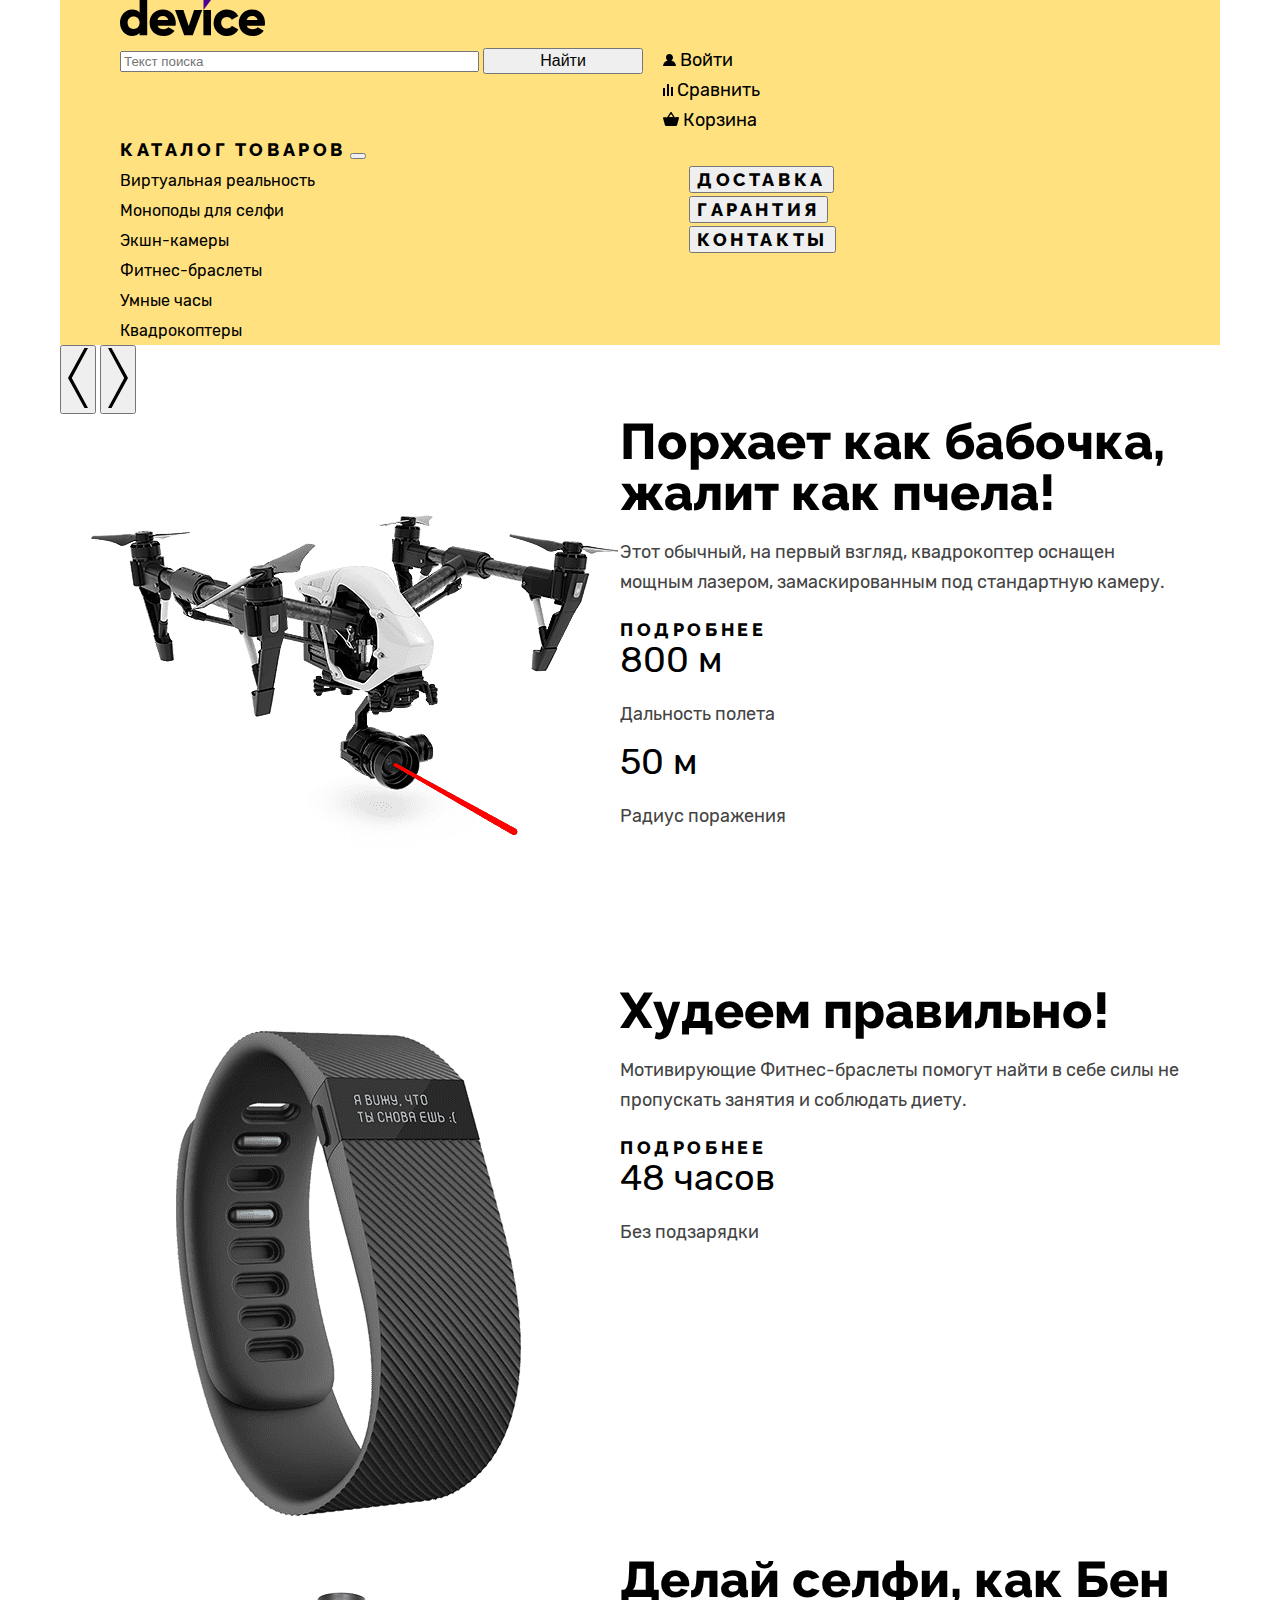
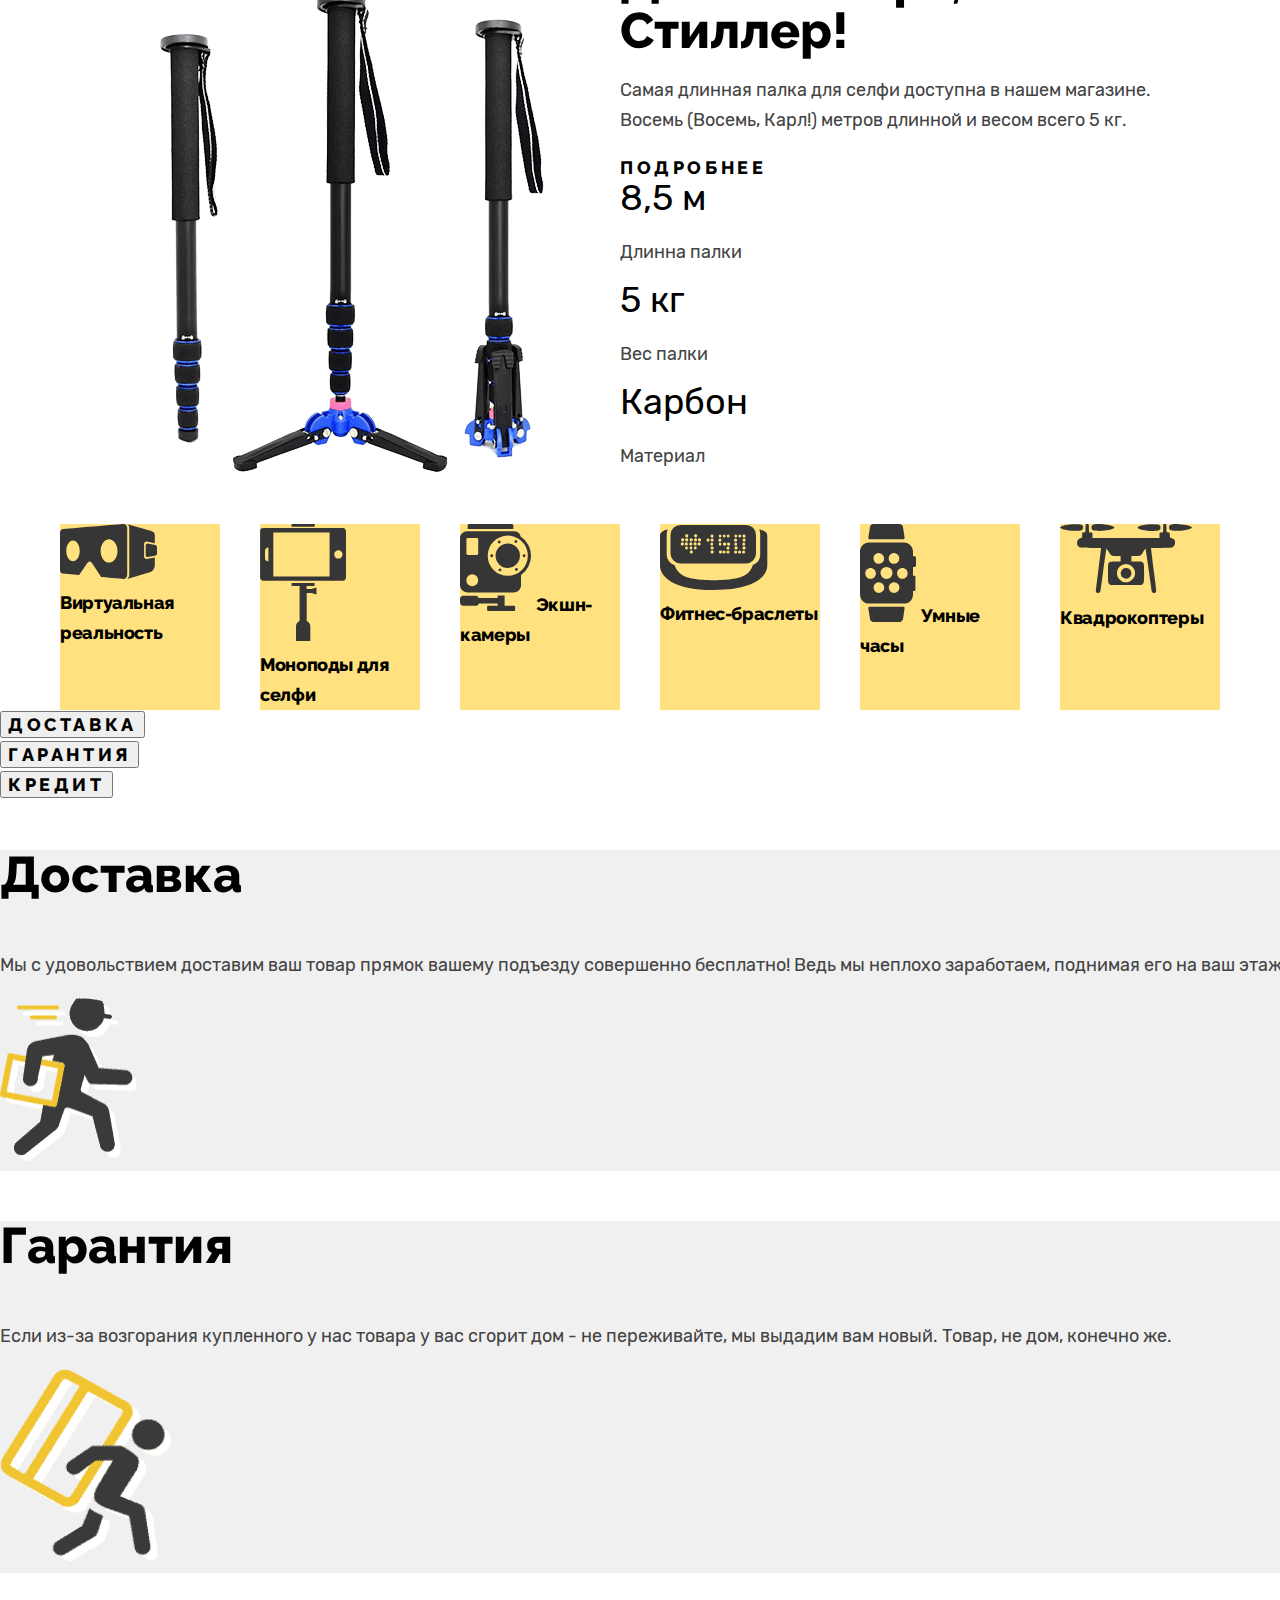
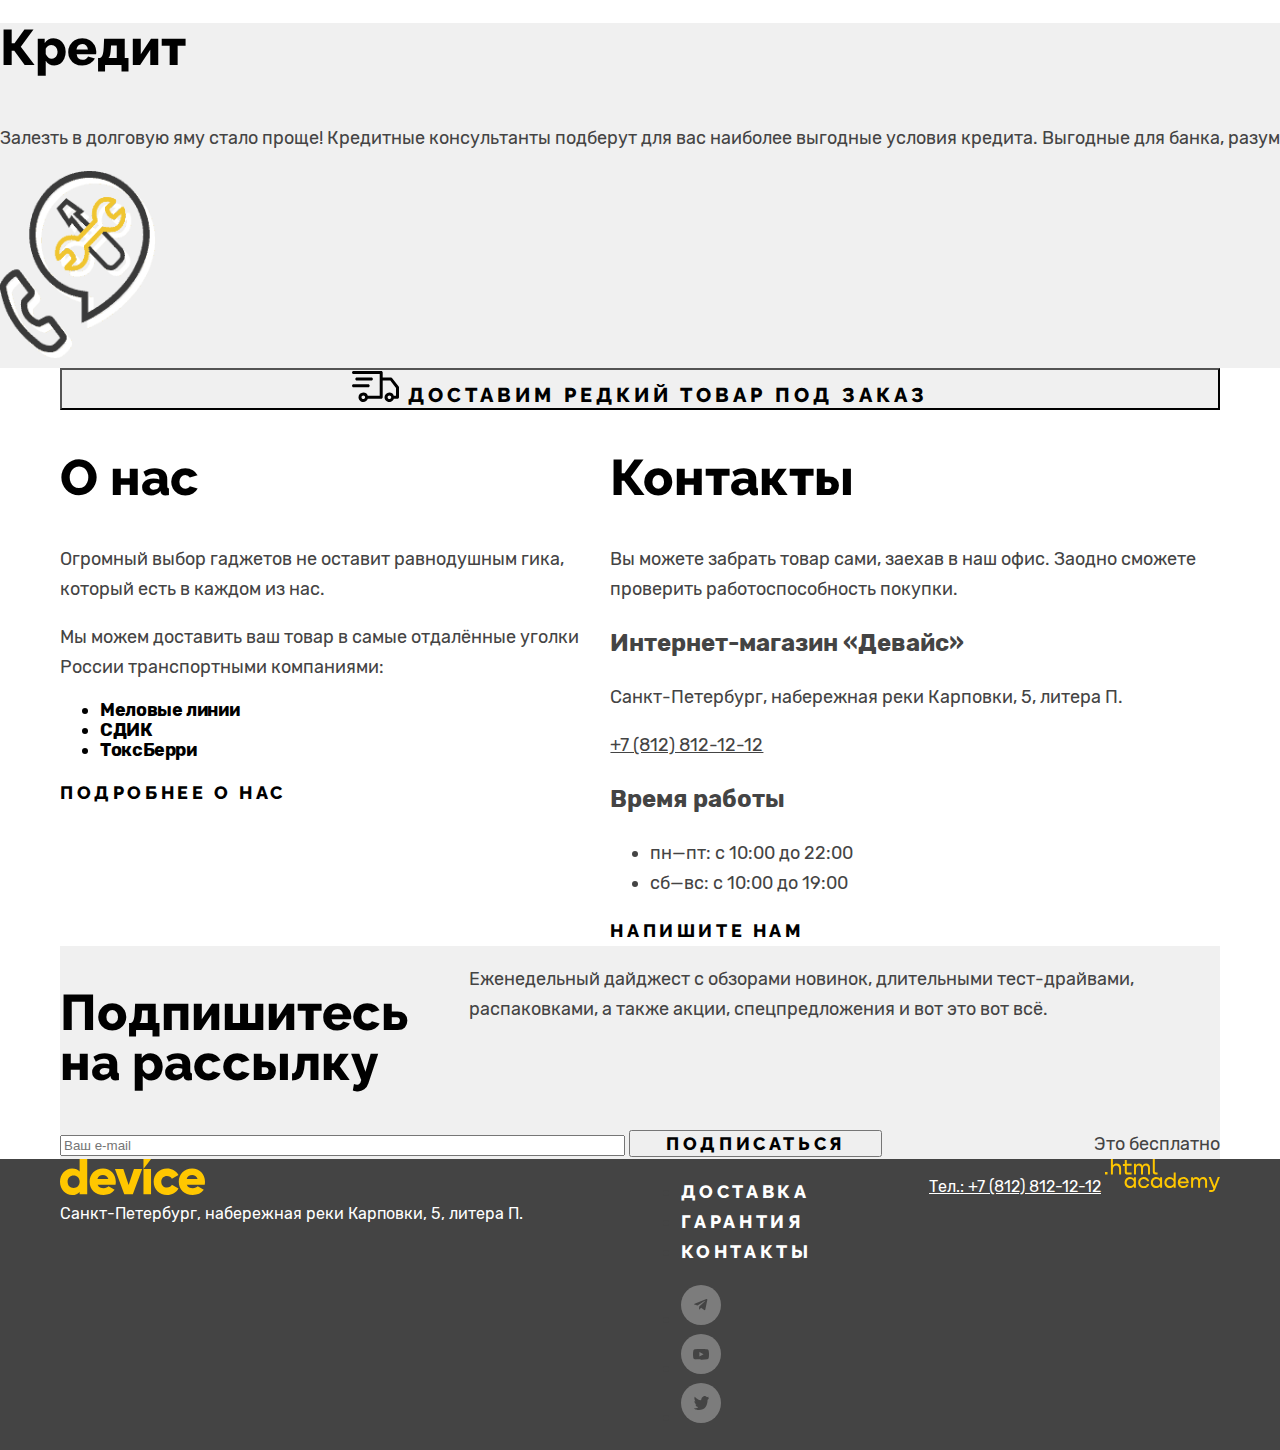
<file: master/index.html>
<!DOCTYPE html>
<html lang="ru">
  <head>
    <meta charset="utf-8">
    <title>HTML Academy: Девайс</title>
      <link rel="stylesheet" href="styles/styles.css">
    <base href="https://htmlacademy-htmlcss.github.io/1952495-device-35/master/">
</head>
  <body>
    <header class="page-header">
    <div class="page-header-elements">
      <h1 class="visually-hidden">Интернет-магазин «Девайс»</h1>
      <svg width="145" height="36" fill="none" xmlns="http://www.w3.org/2000/svg">
        <path d="M27.2 0v35.3h-7.6v-2.4a9.5 9.5 0 0 1-7.5 3.1C5.5 36 0 30.2 0 22.7 0 15.2 5.5 9.4 12.1 9.4c3.4 0 6 1.2 7.5 3.1V0h7.6Zm-7.6 22.7c0-3.8-2.5-6.2-6-6.2s-6 2.4-6 6.2c0 3.8 2.5 6.2 6 6.2 3.5-.1 6-2.4 6-6.2ZM43.7 29.2c2.1 0 3.8-.8 4.8-1.9l6.1 3.5a13 13 0 0 1-11 5.2c-8.6 0-14-5.8-14-13.3C29.6 15.2 35 9.4 43 9.4c7.4 0 12.8 5.7 12.8 13.3 0 1.1 0 2.1-.3 3H37.6c1 2.6 3.3 3.5 6.1 3.5Zm4.6-9.1c-.8-2.9-3-4-5.4-4-2.9 0-4.8 1.4-5.5 4h11ZM82.2 10.1l-9.4 25.2h-8.6L55 10.1h8.4l5.3 16 5.4-16h8.2ZM83.5 10.1H91v25.2h-7.6V10.1ZM93.7 22.7A13 13 0 0 1 107 9.4a13 13 0 0 1 11.4 6.5l-6.6 3.8c-1-1.8-2.7-2.8-5-2.8a5.5 5.5 0 0 0-5.6 5.8c0 3.5 2.4 5.8 5.7 5.8 2.2 0 4-1.1 4.9-2.8l6.6 3.8A12.8 12.8 0 0 1 107 36a13 13 0 0 1-13.4-13.3ZM132.9 29.2c2 0 3.8-.8 4.8-1.9l6.1 3.5a13 13 0 0 1-11 5.2c-8.6 0-14-5.8-14-13.3a13 13 0 0 1 13.4-13.3c7.4 0 12.8 5.7 12.8 13.3 0 1.1-.1 2.1-.3 3h-18c1 2.6 3.4 3.5 6.2 3.5Zm4.7-9.1c-.8-2.9-3.1-4-5.4-4-3 0-4.8 1.4-5.5 4h10.9Z" fill="#000"/><path d="M83.5 0v10.1L91 0h-7.6Z" fill="#510094"/>
      </svg>
      <div class="navigation-user-container">
        <form class="user-form" action="https://echo.htmlacademy.ru/" method="post">
          <label>
            <span class="visually-hidden">Поиск</span>
            <input class="search-information" type ="search" placeholder="Текст поиска">
          </label>
          <button class="search-button" type="button">Найти</button>
        </form>
        <nav class="navigation-user outline">
          <ul class="navigation-user-list list-type">
            <li class="navigation-user-item">
              <a class="navigation-user-link" href="#" >
                <svg width="13" height="12" fill="none" xmlns="http://www.w3.org/2000/svg">
                  <path d="M0 12h13a6.3 6.3 0 0 0-4.7-5.5c1-.6 1.7-1.7 1.7-3C10 1.6 8.4 0 6.5 0A3.5 3.5 0 0 0 3 3.5c0 1.3.7 2.4 1.7 3A6.3 6.3 0 0 0 0 12Z" fill="#000"/>
                </svg>
                Войти
              </a>
            </li>
            <li class="navigation-user-item">
              <a class="navigation-user-link" href="#">
                <svg width="10" height="12" fill="none" xmlns="http://www.w3.org/2000/svg">
                  <path d="M6 0H4v12h2V0ZM2 4H0v8h2V4ZM10 3H8v9h2V3Z" fill="#000"/>
                </svg>
                Сравнить
              </a>
            </li>
            <li class="navigation-user-item">
              <a class="navigation-user-link" href="#">
                <svg width="16" height="14" fill="none" xmlns="http://www.w3.org/2000/svg">
                  <path d="m15.3 5-3.5.2L8.6.3C8.5.1 8.2 0 8 0c-.2 0-.5.1-.6.3L4.2 5.2H.7c-.4 0-.7.3-.7.7v.2l1.9 6.8c.2.7.7 1.1 1.4 1.1h9.4c.7 0 1.2-.4 1.4-1.1L16 6v-.2c0-.4-.3-.8-.7-.8ZM8 1.9l2.2 3.2H5.9L8 1.9Z" fill="#000"/>
                </svg>
                Корзина
              </a>
            </li>
          </ul>
        </nav>
      </div>
      <h2 class="visually-hidden">Каталог товаров</h2>
      <label>
        <span class="catalog-open">Каталог товаров</span>
        <button class="button-catalog-open" type="submit">
          <span class="visually-hidden">Открыть каталог</span>
        </button>
      </label>
      <div class="catalog-container">
        <nav class="navigation-catalog">
          <ul class="navigation-catalog-list list-type">
            <li class="navigation-catalog-item">
              <a class="navigation-catalog-link" href="#">Виртуальная реальность</a>
            </li>
            <li class="navigation-catalog-item">
              <a class="navigation-catalog-link" href="#">Моноподы для селфи</a>
            </li>
            <li class="navigation-catalog-item">
              <a class="navigation-catalog-link" href="#">Экшн-камеры</a>
            </li>
            <li class="navigation-catalog-item">
              <a class="navigation-catalog-link" href="#">Фитнес-браслеты</a>
            </li>
            <li class="navigation-catalog-item">
              <a class="navigation-catalog-link" href="#">Умные часы</a>
            </li>
            <li class="navigation-catalog-item">
              <a class="navigation-catalog-link" href="#">Квадрокоптеры</a>
            </li>
          </ul>
        </nav>
        <nav class="navigation-information">
          <ul class="navigation-information-list list-type">
            <li class="navigation-information-item">
              <button class="navigation-information-button" type="button">Доставка</button>
            </li>
            <li class="navigation-information-item">
              <button class="navigation-information-button" type="button">Гарантия</button>
            </li>
            <li class="navigation-information-item">
              <button class="navigation-information-button" type="button">Контакты</button>
            </li>
          </ul>
        </nav>
      </div>
    </div>
    </header>

    <main class="main-index main-container">
      <div class="page-container">
        <section class="gallery">
          <h2 class="visually-hidden">Фото и информация о девайсах</h2>
          <button class="slider-button slider-prev" type="button">
            <span class="visually-hidden">Предыдущее фото</span>
            <svg width="20" height="60" viewBox="0 0 20 60" fill="none" xmlns="http://www.w3.org/2000/svg">
              <path d="M20 60H16.5L0 30L16.5 0H20L3.8 30L20 60Z" fill="black"/>
              </svg>
          </button>
          <button class="slider-button slider-next" type="button">
            <span class="visually-hidden">Следующее фото</span>
            <svg width="20" height="60" viewBox="0 0 20 60" fill="none" xmlns="http://www.w3.org/2000/svg">
              <path d="M-5.24537e-06 1.74846e-06L3.49999 1.44248e-06L20 30L3.5 60L0 60L16.2 30L-5.24537e-06 1.74846e-06Z" fill="black"/>
              </svg>
          </button>
          <ul class="slider-pagination list-type">
            <li class="slider-pagination-item">
              <div class="image-slider-container">
                <img class="slider-image" src="images/slider/slider-quadrocopter.png" width="560" height="560" alt="Квадрокоптер">
              </div>
              <div class="discription-slider-container">
                <b class="title-item">Порхает как бабочка, жалит как пчела!</b>
                <p class="description">Этот обычный, на первый взгляд, квадрокоптер оснащен мощным лазером, замаскированным под стандартную камеру.</p>
                <a class="more-detailed-link" href="#">Подробнее</a>
                <div class="parameter-group">
                  <span class="parameter">800 м</span>
                  <p class="description-parameter">Дальность полета</p>
                </div>
                <div class="parameter-group">
                  <span class="parameter">50 м</span>
                  <p class="description-parameter">Радиус поражения</p>
                </div>
              </div>
            </li>
            <li class="slider-pagination-item">
              <div class="image-slider-container">
                <img class="slider-image" src="images/slider/slider-watch.png" width="560" height="560" alt="Спортивные часы">
              </div>
              <div class="discription-slider-container">
                <b class="title-item">Худеем правильно!</b>
                <p class="description">Мотивирующие Фитнес-браслеты помогут найти в себе силы не пропускать занятия и соблюдать диету.</p>
                <a class="more-detailed-link" href="#">Подробнее</a>
                <div class="parameter-group">
                  <span class="parameter">48 часов</span>
                  <p class="description-parameter">Без подзарядки</p>
                </div>
              </div>
            </li>
            <li class="slider-pagination-item">
              <div class="image-slider-container">
                <img class="slider-image" src="images/slider/slider-selfie-stick.png" width="560" height="560" alt="Селфи-палка">
              </div>
              <div class="discription-slider-container">
                <b class="title-item">Делай селфи, как Бен Стиллер!</b>
                <p class="description">Самая длинная палка для селфи доступна в нашем магазине. Восемь (Восемь, Карл!) метров длинной и весом всего 5 кг.</p>
                <a class="more-detailed-link" href="#">Подробнее</a>
                <div class="parameter-group">
                  <span class="parameter">8,5 м</span>
                  <p class="description-parameter">Длинна палки</p>
                </div>
                <div class="parameter-group">
                  <span class="parameter">5 кг</span>
                  <p class="description-parameter">Вес палки</p>
                </div>
                <div class="parameter-group">
                  <span class="parameter">Карбон</span>
                  <p class="description-parameter">Материал</p>
                </div>
              </div>
            </li>
          </ul>
        </section>
        <section class="product">
          <h2 class="visually-hidden">Гаджеты</h2>
          <ul class="product-list list-type">
            <li class="product-item">
              <a class="product-link" href="#">
                <svg width="97" height="55" fill="none" xmlns="http://www.w3.org/2000/svg">
                  <path d="M84.1 32.6V20c0-1.3 1-2.4 2.4-2.4l8.3 1.6V11c0-2.3-1.7-3.4-4.2-4.2L67.4.2c1.6 1.4 1.9 2 1.9 4.4v45.2c0 2.3-.5 4-2 5.2l23.3-7c2.4-1 4.2-4.3 4.2-6.6v-8L86.5 35c-1.3 0-2.4-1-2.4-2.4Z" fill="#363636"/><path d="m95.1 21-7.6-1.5c-1 0-1.8.9-1.8 1.9v9.9c0 1 .8 1.8 1.8 1.8l7.6-1.4c1.2-.4 1.9-.9 1.9-1.9v-7c0-1-.8-1.5-1.9-1.8ZM67.2 4.5c0-5.1-4.3-4.5-4.3-4.5S6 4.7 3 5.1C-.2 5.6 0 9.5 0 9.5v36.3c0 3.8 2.6 3.8 2.6 3.8L19.1 51l8.1-11.7s1.1-1.8 2.5-1.8 2.4 1.8 2.4 1.8L41.2 53s19 1.9 22.5 1.9c3.7 0 3.5-5 3.5-5V4.4ZM13 37.2c-3.7 0-6.7-4.6-6.7-10.3 0-5.7 3-10.3 6.7-10.3s6.7 4.6 6.7 10.3c0 5.7-3 10.3-6.7 10.3ZM49 38.6c-4.6 0-8.4-5.2-8.4-11.7 0-6.4 3.8-11.7 8.4-11.7 4.7 0 8.5 5.3 8.5 11.7 0 6.5-3.8 11.7-8.5 11.7Z" fill="#363636"/>
                </svg>
                <b class="product-title">Виртуальная реальность</b>
              </a>
            </li>
            <li class="product-item">
              <a class="product-link" href="catalog.html">
                <svg width="87" height="117" fill="none" xmlns="http://www.w3.org/2000/svg">
                  <path d="M82.8 4H3.3A3.2 3.2 0 0 0 .1 7.2v46.4c0 1.8 1.5 3.2 3.2 3.2h79.5c1.8 0 3.2-1.4 3.2-3.2V7.2C86 5.4 84.6 4 82.8 4ZM8.4 37.2h-.2A3.2 3.2 0 0 1 5 34v-7.2c0-1.8 1.4-3.2 3.2-3.2h.2v13.6Zm61.2 15.2H13.3v-44h56.3v44Zm8.8-17.8a4.1 4.1 0 1 1 0-8.3 4.1 4.1 0 0 1 0 8.3ZM54.7 0H31.5v2.8h23.2V0ZM46.6 64.9v-3h8V59H31.6V62h8V97a6 6 0 0 0-3.6 5.6V117h14.3v-14.3a6 6 0 0 0-3.6-5.6v-28h4.8l5 1.3v-6.8l-5 1.3h-4.8Z" fill="#363636"/>
                </svg>
                <b class="product-title">Моноподы для селфи</b>
              </a>
            </li>
            <li class="product-item">
              <a class="product-link" href="#">
                <svg width="72" height="87" fill="none" xmlns="http://www.w3.org/2000/svg">
                  <path d="M53.35 1.49c0-.74-.58-1.49-1.31-1.49H9.05c-.73 0-1.38.75-1.38 1.49v3.52h45.68V1.5ZM54.2 81.8h-9.6V71.44h-6.95v2.5H18.77a3.49 3.49 0 0 0-3.18-2.15H3.56A3.59 3.59 0 0 0 0 75.31v3.02a3.55 3.55 0 0 0 3.56 3.48h12.03c1.52 0 2.8-.9 3.27-2.33h18.79v2.33h-9.52c-.53 0-1.01.44-1.01.97v3.17c0 .54.48 1.05 1.01 1.05H54.2c.53 0 .93-.51.93-1.05v-3.17c0-.53-.4-.97-.93-.97ZM60.67 12.39a7.04 7.04 0 0 0-6.77-5.05H7.15A7.1 7.1 0 0 0 0 14.36v46.9a7.18 7.18 0 0 0 7.15 7.12h46.74c3.9 0 7.13-3.2 7.13-7.12V50.92a23.3 23.3 0 0 0-.36-38.52ZM12.24 62.15a5.91 5.91 0 1 1 .02-11.82 5.91 5.91 0 0 1-.02 11.82Zm5.96-32.6c0 .78-.64 1.42-1.42 1.42H7.84c-.78 0-1.42-.64-1.42-1.42V15.39c0-.79.64-1.43 1.42-1.43h8.94c.78 0 1.42.64 1.42 1.43v14.16Zm29.56 22.3a20.1 20.1 0 0 1-20.05-20.12 20.1 20.1 0 0 1 20.05-20.12 20.1 20.1 0 0 1 20.06 20.13 20.1 20.1 0 0 1-20.06 20.12Z" fill="#363636"/><path d="M47.76 43.96a12.2 12.2 0 0 0 12.19-12.23 12.2 12.2 0 0 0-12.19-12.22 12.2 12.2 0 0 0-12.19 12.22 12.2 12.2 0 0 0 12.2 12.23ZM31.56 33.17a1.44 1.44 0 1 0 0-2.87 1.44 1.44 0 0 0 0 2.87ZM63.96 33.17a1.44 1.44 0 1 0 0-2.87 1.44 1.44 0 0 0 0 2.87ZM39.1 19.43a1.44 1.44 0 1 0 0-2.87 1.44 1.44 0 0 0 0 2.87ZM56.41 46.91a1.43 1.43 0 1 0 0-2.86 1.43 1.43 0 0 0 0 2.86ZM55.7 19a1.44 1.44 0 1 0 0-2.87 1.44 1.44 0 0 0 0 2.87ZM39.83 47.34a1.44 1.44 0 1 0 0-2.87 1.44 1.44 0 0 0 0 2.87Z" fill="#363636"/>
                </svg>
                <b class="product-title">Экшн-камеры</b>
              </a>
            </li>
            <li class="product-item">
              <a class="product-link" href="#">
                <svg width="108" height="66" fill="none" xmlns="http://www.w3.org/2000/svg">
                  <path d="M99 5a10.4 10.4 0 0 1 1.2 4.9V31c0 4.6-3.1 8.5-7.3 9.9-1.3 4-3.7 7.9-8 10.4-8.7 5.3-31.1 4.9-31.2 4.9-.1 0-22.5.4-31.2-4.9a18.7 18.7 0 0 1-8-10.2A10.5 10.5 0 0 1 6.7 31V9.9c0-1.7.4-3.3 1.1-4.7C4.2 6.1 0 8 0 11.4v30C0 51.7 11.8 66 53.7 66c41.8 0 53.6-14.2 53.6-24.5v-30c0-3.7-4.6-5.5-8.3-6.3Z" fill="#363636"/><path d="M20.6 39.5H86a10 10 0 0 0 10-10.1V10.9a10 10 0 0 0-10-10H20.6a10 10 0 0 0-10.1 10v18.5a10 10 0 0 0 10 10Zm63-29a1.6 1.6 0 1 1 0 3.1 1.6 1.6 0 0 1 0-3.1Zm0 4a1.6 1.6 0 1 1 0 3.1 1.6 1.6 0 0 1 0-3Zm0 4a1.6 1.6 0 1 1 0 3.2 1.6 1.6 0 0 1 0-3.1Zm0 3.9a1.6 1.6 0 1 1 0 3.1 1.6 1.6 0 0 1 0-3.1Zm0 4a1.6 1.6 0 1 1 0 3.2 1.6 1.6 0 0 1 0-3.2Zm-4-16a1.6 1.6 0 1 1 0 3.2 1.6 1.6 0 0 1 0-3.1Zm0 16a1.6 1.6 0 1 1 0 3.2 1.6 1.6 0 0 1 0-3.2Zm-4-16a1.6 1.6 0 1 1 0 3.2 1.6 1.6 0 0 1 0-3.1Zm0 4.1a1.6 1.6 0 1 1 0 3.2 1.6 1.6 0 0 1 0-3.2Zm0 4a1.6 1.6 0 1 1 0 3.2 1.6 1.6 0 0 1 0-3.1Zm0 3.9a1.6 1.6 0 1 1 0 3.1 1.6 1.6 0 0 1 0-3.1Zm0 4a1.6 1.6 0 1 1 0 3.2 1.6 1.6 0 0 1 0-3.2Zm-7.6-16a1.6 1.6 0 1 1 0 3.2 1.6 1.6 0 0 1 0-3.1Zm0 8.2a1.6 1.6 0 1 1 0 3 1.6 1.6 0 0 1 0-3Zm0 3.8a1.6 1.6 0 1 1 0 3.2 1.6 1.6 0 0 1 0-3.2Zm0 4a1.6 1.6 0 1 1 0 3.2 1.6 1.6 0 0 1 0-3.2Zm-4-16a1.6 1.6 0 1 1 0 3.2 1.6 1.6 0 0 1 0-3.1Zm0 8.2a1.6 1.6 0 1 1 0 3 1.6 1.6 0 0 1 0-3Zm0 7.8a1.6 1.6 0 1 1 0 3.2 1.6 1.6 0 0 1 0-3.2Zm-4.1-16a1.6 1.6 0 1 1 0 3.2 1.6 1.6 0 0 1 0-3.1Zm0 4.1a1.6 1.6 0 1 1 0 3.2 1.6 1.6 0 0 1 0-3.2Zm0 4a1.6 1.6 0 1 1 0 3.2 1.6 1.6 0 0 1 0-3.1Zm0 8a1.6 1.6 0 1 1 0 3 1.6 1.6 0 0 1 0-3Zm-8.3-16a1.6 1.6 0 1 1 0 3.1 1.6 1.6 0 0 1 0-3.1Zm0 4a1.6 1.6 0 1 1 0 3.1 1.6 1.6 0 0 1 0-3Zm0 4a1.6 1.6 0 1 1 0 3.2 1.6 1.6 0 0 1 0-3.1Zm0 4a1.6 1.6 0 1 1 0 3 1.6 1.6 0 0 1 0-3Zm0 4a1.6 1.6 0 1 1 0 3 1.6 1.6 0 0 1 0-3Zm-4-12a1.6 1.6 0 1 1 0 3.1 1.6 1.6 0 0 1 0-3Zm-8.5-.2a1.6 1.6 0 1 1 0 3.1 1.6 1.6 0 0 1 0-3.1Zm0 4a1.6 1.6 0 1 1 0 3.2 1.6 1.6 0 0 1 0-3.2Zm-4-8a1.6 1.6 0 1 1 0 3 1.6 1.6 0 0 1 0-3Zm0 4a1.6 1.6 0 1 1 0 3.1 1.6 1.6 0 0 1 0-3.1Zm0 4a1.6 1.6 0 1 1 0 3.2 1.6 1.6 0 0 1 0-3.2Zm0 4a1.6 1.6 0 1 1 0 3.2 1.6 1.6 0 0 1 0-3.1Zm-4.3-8a1.6 1.6 0 1 1 0 3.1 1.6 1.6 0 0 1 0-3.1Zm0 4a1.6 1.6 0 1 1 0 3.2 1.6 1.6 0 0 1 0-3.2Zm0 4a1.6 1.6 0 1 1 0 3.2 1.6 1.6 0 0 1 0-3.1Zm0 4.1a1.6 1.6 0 1 1 0 3.1 1.6 1.6 0 0 1 0-3Zm-4.5-16.1a1.6 1.6 0 1 1 0 3.1 1.6 1.6 0 0 1 0-3.1Zm0 4a1.6 1.6 0 1 1 0 3.1 1.6 1.6 0 0 1 0-3.1Zm0 4a1.6 1.6 0 1 1 0 3.2 1.6 1.6 0 0 1 0-3.2Zm0 4a1.6 1.6 0 1 1 0 3.2 1.6 1.6 0 0 1 0-3.1Zm-4-8a1.6 1.6 0 1 1 0 3.1 1.6 1.6 0 0 1 0-3.1Zm0 4a1.6 1.6 0 1 1 0 3.2 1.6 1.6 0 0 1 0-3.2Z" fill="#363636"/>
                </svg>
                <b class="product-title">Фитнес-браслеты</b>
              </a>
            </li>
            <li class="product-item">
              <a class="product-link" href="#">
                <svg width="57" height="98" fill="none" xmlns="http://www.w3.org/2000/svg">
                  <path d="M54.5 32.2H53v-4.6c0-5.1-4.1-9.2-9.1-9.2H9.1c-5 0-9.1 4.1-9.1 9.2v42.8c0 5 4 9.2 9 9.2H44c5 0 9-4.1 9-9.2V67h1.6c.4 0 .8-.3.8-.8V52.5c0-.5-.4-.8-.8-.8H53v-8.8h1.5c.8 0 1.5-.7 1.5-1.5v-7.7c0-.8-.7-1.5-1.5-1.5ZM34 29.1a5.3 5.3 0 0 1 0 10.7c-3 0-5.3-2.4-5.3-5.4 0-3 2.4-5.3 5.3-5.3Zm-15.2 0a5.3 5.3 0 0 1 0 10.7c-2.9 0-5.3-2.4-5.3-5.4 0-3 2.4-5.3 5.3-5.3ZM5.3 49.4c0-3 2.4-5.4 5.3-5.4 3 0 5.3 2.4 5.3 5.4 0 3-2.4 5.4-5.3 5.4-3 0-5.3-2.4-5.3-5.4Zm13.6 19.5c-2.9 0-5.3-2.4-5.3-5.4 0-3 2.4-5.3 5.3-5.3a5.3 5.3 0 0 1 0 10.7Zm1.5-20a6 6 0 0 1 6-6 6 6 0 0 1 6.1 6 6 6 0 0 1-6 6.2 6 6 0 0 1-6-6.1Zm13.7 20c-3 0-5.3-2.4-5.3-5.4 0-3 2.4-5.3 5.3-5.3a5.3 5.3 0 0 1 0 10.7Zm8.3-14.1c-3 0-5.3-2.4-5.3-5.4 0-3 2.4-5.4 5.3-5.4 3 0 5.3 2.4 5.3 5.4 0 3-2.4 5.4-5.3 5.4ZM9.6 15.3h33.7c.9 0 1.5-.7 1.3-1.5L43 3c-.2-1.6-1.8-3-3.5-3h-26A3.7 3.7 0 0 0 10 3L8.3 13.8c0 .8.5 1.5 1.3 1.5ZM43.3 82.7H9.6c-.8 0-1.4.7-1.3 1.5L10 95c.2 1.6 1.8 3 3.5 3h26c1.7 0 3.3-1.4 3.5-3l1.6-10.8c.2-.8-.4-1.5-1.3-1.5Z" fill="#363636"/>
                </svg>
                <b class="product-title">Умные часы</b>
              </a>
            </li>
            <li class="product-item">
              <a class="product-link" href="#">
                <svg width="133" height="70" fill="none" xmlns="http://www.w3.org/2000/svg">
                  <path d="M12 .3C6.6.8 1.9 1.9.7 2.9c-.7.6-.7.6-.3 1.2.7.7 3.8 1.6 7.3 2.2 4 .7 12.5.7 13.7 0 1.2-.6 1.6-1.3 1.6-3 0-1.5-.6-2.3-2.2-2.8C19.3.2 15 0 12.1.3Zm13.8.2c-.2.3-.3 2-.3 4.1 0 4 .2 3.8-2.2 4h-1l-.3 5.1-1.2.3c-2.5.7-4 2.6-3.7 5.3 0 1.9 1 3.3 2.5 4 1.1.6 1.5.6 11.3.6 5.5 0 10.1 0 10.2.2l-2.6 20.6-2.7 21.7c0 1.6.8 2.6 2.3 2.6 1.3 0 2-.6 2.3-1.9.2-.5 1.5-10.3 3-21.8a727.8 727.8 0 0 1 3-20.9l2.2 3.1c3 4.7 2.4 4.4 7.6 4.4h4.4v5.6h-5.1c-4.8.1-5.2.2-6 .7-1.5 1.1-1.5 1.4-1.5 11 0 9.5 0 9.7 1.5 11l.8.7h31.4l.8-.7c1.5-1.3 1.6-1.5 1.6-11 0-9.6 0-9.9-1.7-11-.6-.5-1.1-.6-5.8-.6l-5.2-.1v-5.6h4.4c5.2 0 4.7.3 7.6-4.4a25.5 25.5 0 0 1 2.2-3l3 20.8 3 21.8c.3 1.3 1 1.9 2.3 1.9 1.5 0 2.4-1 2.3-2.6 0-.7-1.2-10.5-2.7-21.7A903 903 0 0 1 91 24.1c0-.1 4.6-.2 10.2-.2 9.7 0 10 0 11.2-.6 1.5-.7 2.4-2.1 2.6-4a4.8 4.8 0 0 0-3.8-5.3l-1.2-.3-.3-5-1-.2c-2.3-.1-2.2.2-2.2-3.9l-.2-4.1c-.2-.4-.6-.5-1.4-.5-.6 0-1.2.1-1.4.3-.2.2-.3 1.5-.3 4 0 2.4-.1 3.7-.3 3.9-.2.2-1 .3-1.7.3-1.6 0-1.7 0-1.7 3V14h-67v-2.3c0-3 0-3.1-1.7-3.1-.7 0-1.4-.1-1.6-.3-.2-.2-.3-1.5-.3-4S28.8.5 28.6.3C28.4.1 27.7 0 27 0c-.8 0-1.1.1-1.3.5Zm42.8 40.1c3 .9 5.4 3.4 6.2 6.2a11 11 0 0 1-.3 5.8 10.2 10.2 0 0 1-4.6 4.9c-1.3.6-1.7.7-3.9.7-2.1 0-2.6 0-4-.7a10.2 10.2 0 0 1-4.5-5 11 11 0 0 1-.3-5.7 9.6 9.6 0 0 1 6.1-6.2 7.6 7.6 0 0 1 5.3 0Z" fill="#363636"/><path d="M63.8 44.4c-2 1-3.5 3.7-3 5.8a5.4 5.4 0 0 0 8 3.7 5.3 5.3 0 0 0 2.4-5.8A5.4 5.4 0 0 0 66 44c-.6 0-1.6.2-2.2.4ZM36.1.1c-4 .7-4.5 1.2-4.5 3.5 0 1.8.4 2.4 2.3 3 1.5.4 7.1.5 10.5 0C51.1 6 55.7 4.2 54 3 52.8 2 49 1 45 .5c-2.5-.3-8-.5-9-.4Zm53.4.2c-6.3.6-11.9 2-11.9 3.1 0 1.8 7.9 3.5 15.7 3.5 5.8 0 7.2-.6 7.2-3.3 0-1.8-.7-2.6-2.4-3a35 35 0 0 0-8.6-.3Zm23.3 0c-1.8.2-3 .8-3.4 1.5-.5.7-.4 2.9.1 3.5 1 1.3 1.6 1.5 7 1.5 3.7 0 5.9-.1 8-.5 3.5-.6 6.5-1.5 7.2-2.2.5-.5.5-.5-.2-1.2-1.4-1.1-6-2.2-12-2.6-3.4-.3-4.4-.3-6.7 0Z" fill="#363636"/>
                </svg>
                <b class="product-title">Квадрокоптеры</b>
              </a>
            </li>
          </ul>
        </section>
      </div>

      <section class="services">
        <h2 class="visually-hidden">Сервисы</h2>
        <ul class="services-list list-type">
          <li class="more-detailed-item">
            <button class="more-detailed-button">Доставка</button>
          </li>
          <li class="more-detailed-item">
            <button class="more-detailed-button">Гарантия</button>
          </li>
          <li class="more-detailed-item">
            <button class="more-detailed-button">Кредит</button>
          </li>
        </ul>
        <div class="box-service">
          <h3 class="title-service">Доставка</h3>
          <p class="description-service">Мы с удовольствием доставим ваш товар прямок вашему подъезду совершенно бесплатно! Ведь мы неплохо заработаем, поднимая его на ваш этаж.</p>
          <img class="image-service" src="images/services/service-person-delivery.png" width="136" height="164" alt="Доставка товара">
        </div>
        <div class="box-service">
          <h3 class="title-service">Гарантия</h3>
          <p class="description-service">Если из-за возгорания купленного у нас товара у вас сгорит дом - не переживайте, мы выдадим вам новый. Товар, не дом, конечно же.</p>
          <img class="image-service" src="images/services/service-credit.png" width="171" height="195" alt="Гарантия товара">
        </div>
        <div class="box-service">
          <h3 class="title-service">Кредит</h3>
          <p class="description-service">Залезть в долговую яму стало проще! Кредитные консультанты подберут для вас наиболее выгодные условия кредита. Выгодные для банка, разумеется.</p>
          <img class="image-service" src="images/services/service-warranty.png" width="156" height="188" alt="Кредит на товар">
        </div>
      </section>
      <section class="contacts page-container">
        <button class="product-order-button" type="button">
          <svg width="47" height="31" fill="none" xmlns="http://www.w3.org/2000/svg">
            <path d="m46.7 15.4-6.5-8.2c-.3-.4-.7-.6-1.2-.6h-8.3V1.5C30.7.7 30 0 29.2 0H1.5C.7 0 0 .7 0 1.5S.7 3 1.5 3h26.2v21.7H15.8a4.7 4.7 0 0 0-4.5-3.3 4.9 4.9 0 0 0-4.8 4.8c0 2.6 2.2 4.8 4.8 4.8 2.1 0 3.9-1.4 4.5-3.3h13.4c.8 0 1.5-.7 1.5-1.5V9.6h7.6l5.7 7.3v7.9h-2.2a4.7 4.7 0 0 0-4.5-3.3 4.9 4.9 0 0 0-4.8 4.8c0 2.6 2.1 4.8 4.8 4.8 2.1 0 3.9-1.4 4.5-3.3h3.7c.8 0 1.5-.7 1.5-1.5v-9.9c0-.4-.1-.7-.3-1ZM11.3 28c-1 0-1.8-.8-1.8-1.8s.8-1.8 1.8-1.8 1.8.8 1.8 1.8-.9 1.8-1.8 1.8Zm26.1 0c-1 0-1.8-.8-1.8-1.8s.8-1.8 1.8-1.8 1.8.8 1.8 1.8-.9 1.8-1.8 1.8Z" fill="#000"/><path d="M19.4 9.6c.8 0 1.5-.7 1.5-1.5s-.7-1.5-1.5-1.5H4.8c-.8 0-1.5.7-1.5 1.5S4 9.6 4.8 9.6h14.6ZM17.7 14.7c0-.8-.7-1.5-1.5-1.5H1.5c-.8 0-1.5.7-1.5 1.5s.7 1.5 1.5 1.5h14.7c.8 0 1.5-.7 1.5-1.5Z" fill="#000"/>
          </svg>
          Доставим редкий товар под заказ
        </button>
        <div class="common-container">
          <div class="about-company-container">
            <h2 class="contacts-title">О нас</h2>
            <p class="about-company-description">Огромный выбор гаджетов не оставит равнодушным гика, который есть в каждом из нас.</p>
            <p class="about-company-description">Мы можем доставить ваш товар в самые отдалённые уголки России транспортными компаниями:</p>
            <ul class="transport-company-list">
              <li class="transport-company-item">Меловые линии</li>
              <li class="transport-company-item">СДИК</li>
              <li class="transport-company-item">ТоксБерри</li>
            </ul>
            <a class="more-detailed-link" href="#">Подробнее о нас</a>
            </div>
            <div class="contacts-container">
              <h2 class="contacts-title">Контакты</h2>
              <p class="contacts-description">Вы можете забрать товар сами, заехав в наш офис. Заодно сможете проверить работоспособность покупки.</p>
              <h3 class="shop-title">Интернет-магазин «Девайс»</h3>
               <address class="contacts-address">
                <p class="contacts-address-text">Санкт-Петербург, набережная реки Карповки, 5, литера П.</p>
                <a class="contacts-phone" href="tel:+78128121212">+7 (812) 812-12-12</a>
              </address>
              <h3 class="contacts-subtitle">Время работы</h3>
              <ul class="contacts-schedule">
                <li class="contacts-schedule-item">пн—пт: с 10:00 до 22:00</li>
                <li class="contacts-schedule-item">сб—вс: с 10:00 до 19:00</li>
              </ul>
              <a class="more-detailed-link" href="#">Напишите нам</a>
            </div>
        </div>
      </section>
      <section class="subscribe page-container">
        <div class="discription-subscribe-container">
          <h2 class="subscribe-title">Подпишитесь на рассылку</h2>
          <p class="subscribe-description">Еженедельный дайджест с обзорами новинок, длительными тест-драйвами, распаковками, а также акции, спецпредложения и вот это вот всё.</p>
        </div>
        <div class="subscribe-container">
          <form class="subscribe-form" action="https://echo.htmlacademy.ru/" method="post">
            <label>
              <span class="visually-hidden">Электронная почта</span>
              <input class="user-email" type="email" placeholder="Ваш e-mail">
            </label>
            <button class="subscribe-button" type="submit">Подписаться</button>
          </form>
          <span class="free">Это бесплатно</span>
        </div>
      </section>
    </main>

    <footer class="page-footer">
      <div class="footer-container">
        <h2 class="visually-hidden">Контактная информация</h2>
      <section class="footer-address">
        <h3 class="visually-hidden">Адрес</h3>
        <svg width="145" height="36" fill="none" xmlns="http://www.w3.org/2000/svg">
          <path d="M27.22 0v35.3h-7.6v-2.4c-1.7 1.9-4.1 3.1-7.51 3.1C5.5 36 0 30.2 0 22.7 0 15.2 5.5 9.4 12.1 9.4c3.41 0 5.91 1.2 7.51 3.1V0h7.6Zm-7.6 22.7c0-3.8-2.5-6.2-6.01-6.2-3.5 0-6 2.4-6 6.2 0 3.8 2.5 6.2 6 6.2 3.5-.1 6-2.4 6-6.2ZM43.73 29.2c2.1 0 3.8-.8 4.8-1.9l6.1 3.5c-2.5 3.4-6.2 5.2-11 5.2-8.6 0-14.01-5.8-14.01-13.3 0-7.5 5.4-13.3 13.41-13.3 7.4 0 12.8 5.7 12.8 13.3 0 1.1-.1 2.1-.3 3h-17.9c1 2.6 3.3 3.5 6.1 3.5Zm4.6-9.1c-.8-2.9-3.1-4-5.4-4-2.9 0-4.8 1.4-5.5 4h10.9ZM82.16 10.1l-9.31 25.2h-8.6l-9.31-25.2h8.4l5.3 16 5.31-16h8.2ZM83.46 10.1h7.6v25.2h-7.6V10.1ZM93.66 22.7c0-7.5 5.7-13.3 13.41-13.3 4.9 0 9.21 2.6 11.41 6.5l-6.6 3.8c-.9-1.8-2.7-2.8-4.9-2.8-3.3 0-5.71 2.4-5.71 5.8 0 3.5 2.4 5.8 5.7 5.8 2.2 0 4.1-1.1 4.9-2.8l6.61 3.8c-2.1 3.9-6.4 6.5-11.4 6.5-7.71 0-13.42-5.8-13.42-13.3ZM132.9 29.2c2.1 0 3.8-.8 4.8-1.9l6.1 3.5c-2.5 3.4-6.2 5.2-11 5.2-8.61 0-14.02-5.8-14.02-13.3 0-7.5 5.5-13.3 13.41-13.3 7.4 0 12.81 5.7 12.81 13.3 0 1.1-.1 2.1-.3 3h-17.91c1 2.6 3.3 3.5 6.1 3.5Zm4.7-9.1c-.8-2.9-3.1-4-5.4-4-2.91 0-4.81 1.4-5.51 4h10.9ZM83.46 0v10.1L91.06 0h-7.6Z" fill="#FFC700"/>
        </svg>
        <address class="address-description">Санкт-Петербург, набережная реки Карповки, 5, литера П.</address>
      </section>
      <section class="footer-social">
        <h3 class="visually-hidden">Социальные сети</h3>
        <ul class="footer-menu-list">
          <li class="footer-menu-item">
            <a class="footer-menu-link" href="#">Доставка</a>
          </li>
          <li class="footer-menu-item">
            <a class="footer-menu-link" href="#">Гарантия</a>
          </li>
          <li class="footer-menu-item">
            <a class="footer-menu-link" href="#">Контакты</a>
          </li>
        </ul>
        <ul class="footer-social-list">
          <li class="footer-social-item">
            <a class="button" href="https://t.me/htmlacademy">
              <svg width="40" height="40" viewBox="0 0 40 40" fill="none" xmlns="http://www.w3.org/2000/svg">
                <circle cx="20" cy="20" r="20" fill="white" fill-opacity="0.3"/>
                <g clip-path="url(#clip0_29575_1281)">
                <path d="M25.4431 14.0736L13.6231 18.6316C12.8164 18.9556 12.8211 19.4056 13.4751 19.6062L16.5097 20.5529L23.5311 16.1229C23.8631 15.9209 24.1664 16.0296 23.9171 16.2509L18.2284 21.3849H18.2271L18.2284 21.3856L18.0191 24.5136C18.3257 24.5136 18.4611 24.3729 18.6331 24.2069L20.1071 22.7736L23.1731 25.0382C23.7384 25.3496 24.1444 25.1896 24.2851 24.5149L26.2977 15.0296C26.5037 14.2036 25.9824 13.8296 25.4431 14.0736Z" fill="#444444"/>
                </g>
                <defs>
                <clipPath id="clip0_29575_1281">
                <rect width="14" height="12" fill="white" transform="translate(13 14)"/>
                </clipPath>
                </defs>
                </svg>
              <span class="visually-hidden">Телеграмм</span>
            </a>
          </li>
          <li class="footer-social-item">
            <a class="button" href="https://www.youtube.com/user/htmlacademyru">
              <svg width="40" height="40" viewBox="0 0 40 40" fill="none" xmlns="http://www.w3.org/2000/svg">
                <circle cx="20" cy="20" r="20" fill="white" fill-opacity="0.3"/>
                <g clip-path="url(#clip0_29575_1286)">
                <path d="M27.6671 16.6746C27.5765 16.3515 27.4 16.0589 27.1564 15.828C26.9059 15.59 26.5989 15.4197 26.2644 15.3333C25.0124 15.0033 19.9964 15.0033 19.9964 15.0033C17.9053 14.9795 15.8147 15.0842 13.7364 15.3166C13.4019 15.4094 13.0955 15.5835 12.8444 15.8233C12.5977 16.0606 12.4191 16.3533 12.3257 16.674C12.1015 17.8818 11.9926 19.1082 12.0004 20.3366C11.9924 21.564 12.1011 22.79 12.3257 23.9993C12.4171 24.3186 12.5951 24.61 12.8424 24.8453C13.0897 25.0806 13.3977 25.2506 13.7364 25.3406C15.0051 25.67 19.9964 25.67 19.9964 25.67C22.0902 25.6938 24.1835 25.5892 26.2644 25.3566C26.5989 25.2702 26.9059 25.1 27.1564 24.862C27.3999 24.6311 27.5762 24.3385 27.6664 24.0153C27.8965 22.8079 28.0083 21.581 28.0004 20.352C28.0177 19.1177 27.906 17.885 27.6671 16.674V16.6746ZM18.4017 22.6193V18.0546L22.5751 20.3373L18.4017 22.6193Z" fill="#444444"/>
                </g>
                <defs>
                <clipPath id="clip0_29575_1286">
                <rect width="16" height="11" fill="white" transform="translate(12 15)"/>
                </clipPath>
                </defs>
                </svg>
              <span class="visually-hidden">Ютюб</span>
            </a>
          </li>
          <li class="footer-social-item">
            <a class="button" href="https://twitter.com/htmlacademy_ru">
              <svg width="40" height="40" viewBox="0 0 40 40" fill="none" xmlns="http://www.w3.org/2000/svg">
                <circle cx="20" cy="20" r="20" fill="white" fill-opacity="0.3"/>
                <path d="M22.7 13.1551C24.2 12.6551 25.3 13.4551 25.9 14.2551C26.4 14.0551 27 13.8551 27.6 13.6551C27.6 14.4551 27.1 15.0551 26.8 15.2551C27.5 15.4551 28 14.8551 28 14.8551C27.9 15.7551 27.1 16.5551 26.6 16.7551C26.4 23.0551 23.8 27.1551 17.7 27.0551C17.2 27.0551 17.8 27.0551 17.3 27.0551C17 27.0551 13.6 26.6551 13 25.2551C15 25.4551 16.4 24.8551 17.1 24.1551C16.3 23.8551 14.7 23.7551 14.5 21.3551C14.8 21.5551 15 21.6551 15.6 21.5551C14.5 20.7551 13.3 20.0551 13.4 18.0551C13.7 18.3551 14.3 18.5551 14.6 18.4551C14 18.2551 12.8 15.3551 13.8 13.8551C15.4 15.5551 17.1 17.2551 20.1 17.3551C20.3 15.2551 21.1 13.8551 22.7 13.1551Z" fill="#444444"/>
                </svg>
              <span class="visually-hidden">Твиттер</span>
            </a>
          </li>
        </ul>
      </section>
      <section class="footer-contacts">
        <h3 class="visually-hidden">Контакты</h3>
        <a class="contacts-phone" href="tel:+78128121212">Тел.: +7 (812) 812-12-12</a>
        <a class="html-academy-image-link" href="https://htmlacademy.ru/">
          <svg width="115" height="33" fill="none" xmlns="http://www.w3.org/2000/svg">
            <path d="M0 12.9v2.6h2.5v-2.6H0ZM11.6 4.5c-1.6 0-2.8.7-3.6 1.7h-.1V0h-2v15.5h2v-5.3c0-2.1 1.3-3.6 3.3-3.6 1.8 0 2.9 1.4 2.9 3.2v5.7h2V9.4c.1-3-1.8-4.9-4.5-4.9ZM26.6 4.8h-4.8V1.1h-2v3.8h-1.9v2h1.9v6c0 1.7 1 2.7 2.7 2.7h4.1v-2h-3.7c-.7 0-1.1-.4-1.1-1.1V6.8h4.8v-2ZM41.1 4.6c-1.6 0-2.9.8-3.5 2.1h-.1a3.7 3.7 0 0 0-3.4-2.1c-1.4 0-2.5.8-3.1 1.8h-.1V4.8H29v10.6h2V10c0-2 1-3.5 2.6-3.5 1.5 0 2.4 1 2.4 2.6v6.3h2V9.8c0-2.4 1.4-3.3 2.6-3.3 1.5 0 2.4 1 2.4 2.6v6.3h2V8.9c.1-2.5-1.4-4.3-3.9-4.3ZM47.8 12.7c0 1.7 1 2.7 2.8 2.7h2v-2h-1.7c-.7 0-1.1-.4-1.1-1.1V0h-2v12.7ZM28.9 19.7a4.9 4.9 0 0 0-3.9-1.8c-3.1 0-5.4 2.3-5.4 5.6s2.3 5.6 5.4 5.6c1.8 0 3-.8 3.8-1.9h.1v1.6h2V18.2h-2v1.5Zm-3.6 7.4a3.5 3.5 0 0 1-3.6-3.6c0-2 1.4-3.6 3.6-3.6s3.6 1.6 3.6 3.6c0 1.9-1.4 3.6-3.6 3.6ZM44.2 22c-.5-2.4-2.6-4.1-5.4-4.1a5.4 5.4 0 0 0-5.6 5.6c0 3.1 2.2 5.6 5.6 5.6 2.8 0 4.9-1.8 5.4-4.2h-2.1a3.4 3.4 0 0 1-3.3 2.3 3.5 3.5 0 0 1-3.6-3.6c0-2 1.4-3.6 3.6-3.6 1.6 0 2.8 1 3.3 2.2h2.1V22ZM55.1 19.7a4.9 4.9 0 0 0-3.9-1.8c-3.1 0-5.4 2.3-5.4 5.6s2.3 5.6 5.4 5.6c1.8 0 3-.8 3.8-1.9h.1v1.6h2V18.2h-2v1.5Zm-3.6 7.4a3.5 3.5 0 0 1-3.6-3.6c0-2 1.4-3.6 3.6-3.6s3.6 1.6 3.6 3.6c0 1.9-1.5 3.6-3.6 3.6ZM68.7 19.8a5 5 0 0 0-3.9-1.9c-3.1 0-5.4 2.3-5.4 5.6s2.2 5.6 5.4 5.6c1.7 0 3-.8 3.8-1.8h.1v1.5h2V13.4h-2v6.4Zm-3.6 7.3a3.5 3.5 0 0 1-3.6-3.6c0-2 1.4-3.6 3.6-3.6s3.6 1.6 3.6 3.6c-.1 2-1.5 3.6-3.6 3.6ZM78.3 17.9a5.4 5.4 0 0 0-5.5 5.6c0 3 2.1 5.6 5.5 5.6 2.5 0 4.5-1.3 5.2-3.6h-2.1c-.5 1-1.6 1.6-3 1.6-1.9 0-3.3-1.3-3.4-2.9h8.8c.2-3.6-2-6.3-5.5-6.3Zm0 1.9c1.7 0 3 1 3.3 2.6h-6.5a3.2 3.2 0 0 1 3.2-2.6ZM98.2 17.9a4 4 0 0 0-3.6 2h-.1c-.6-1.2-1.8-2-3.4-2-1.4 0-2.5.7-3.1 1.8v-1.5h-1.9v10.6h2v-5.4c0-2 1-3.4 2.6-3.5 1.5 0 2.4 1 2.4 2.6v6.3h2v-5.6c0-2.4 1.4-3.3 2.6-3.3 1.5 0 2.4 1 2.4 2.6v6.3h2v-6.5c.1-2.6-1.4-4.4-3.9-4.4ZM109.4 27l-3.6-8.9h-2.2l4.8 11.6c-.3.9-.7 1.2-1.7 1.2h-2.5v2h2.5c1.8 0 2.8-.8 3.5-2.6l4.7-12.2h-2.1l-3.4 8.9Z" fill="#FFC700"/>
          </svg>
        </a>
      </section>
      </div>
    </footer>
  </body>
</html>
</file>
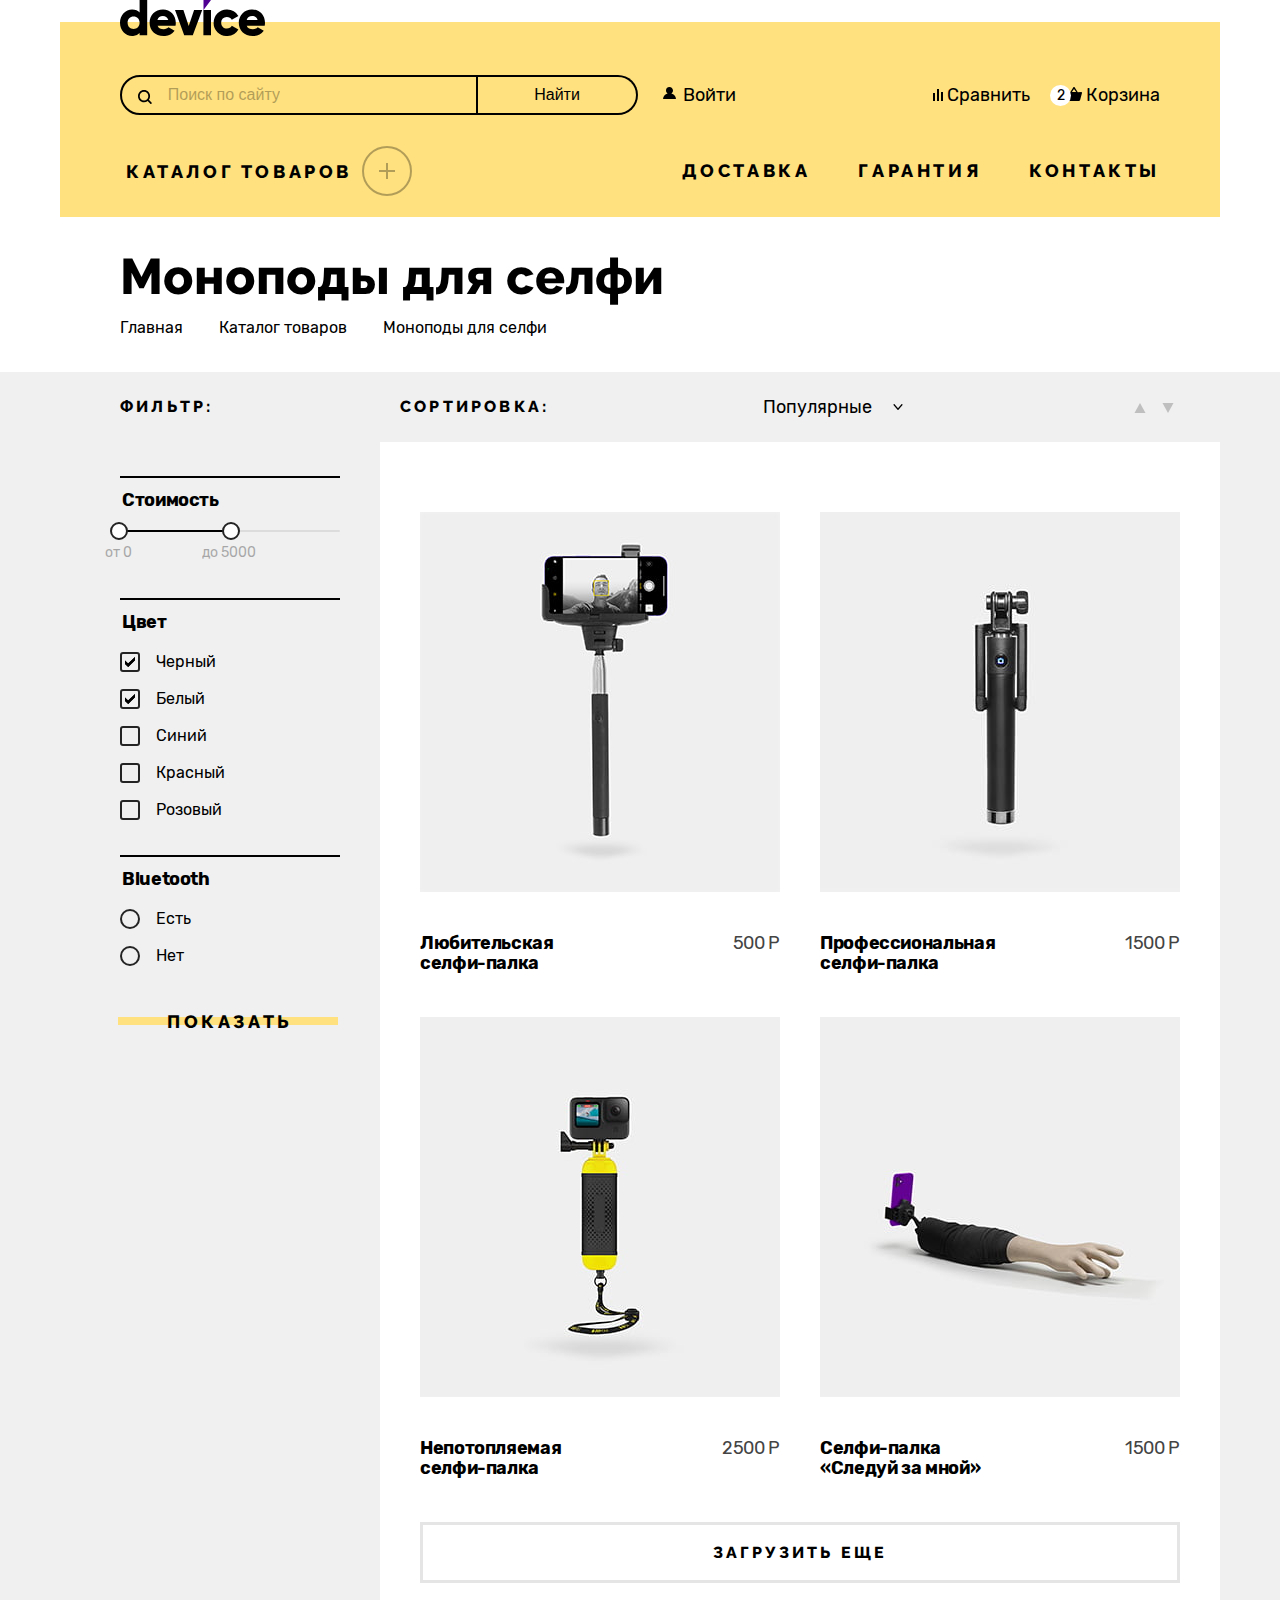
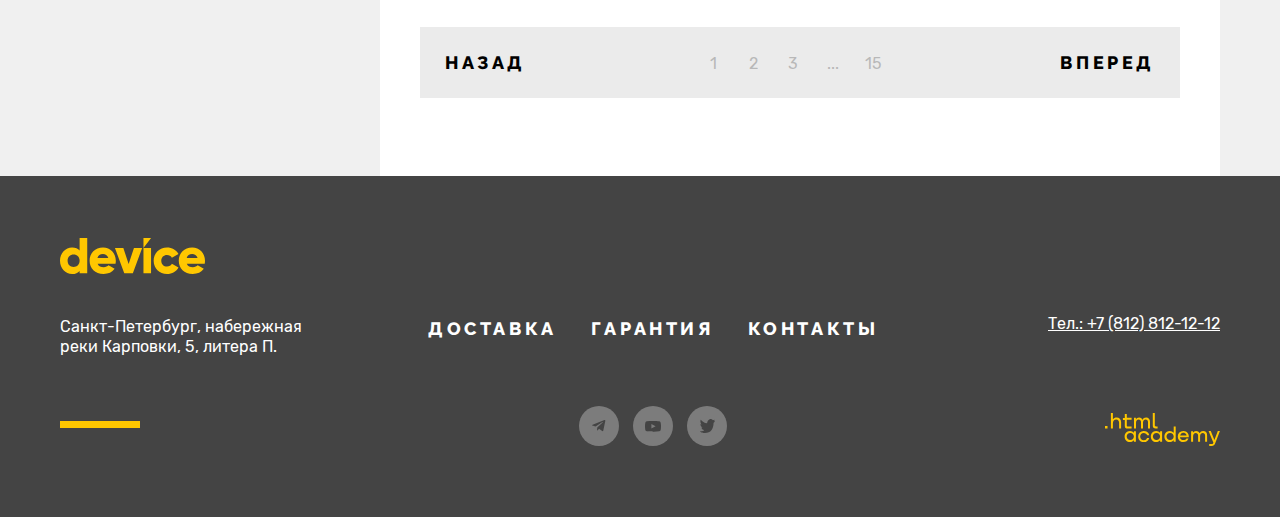
<file: catalog.html>
<!DOCTYPE html>
<html lang="ru">
  <head>
    <meta charset="utf-8">
    <title>HTML Academy: Девайс</title>
    <link rel="stylesheet" href="styles/styles.css">
  </head>
  <body>
    <header class="page-header">
      <div class="page-header-elements">
        <h1 class="visually-hidden">Интернет-магазин «Девайс»</h1>
        <a class="icon-shop-link" href="index.html">
          <svg class="icon-shop-opacity" width="145" height="36" fill="none" xmlns="http://www.w3.org/2000/svg">
            <path
              d="M27.2 0v35.3h-7.6v-2.4a9.5 9.5 0 0 1-7.5 3.1C5.5 36 0 30.2 0 22.7 0 15.2 5.5 9.4 12.1 9.4c3.4 0 6 1.2 7.5 3.1V0h7.6Zm-7.6 22.7c0-3.8-2.5-6.2-6-6.2s-6 2.4-6 6.2c0 3.8 2.5 6.2 6 6.2 3.5-.1 6-2.4 6-6.2ZM43.7 29.2c2.1 0 3.8-.8 4.8-1.9l6.1 3.5a13 13 0 0 1-11 5.2c-8.6 0-14-5.8-14-13.3C29.6 15.2 35 9.4 43 9.4c7.4 0 12.8 5.7 12.8 13.3 0 1.1 0 2.1-.3 3H37.6c1 2.6 3.3 3.5 6.1 3.5Zm4.6-9.1c-.8-2.9-3-4-5.4-4-2.9 0-4.8 1.4-5.5 4h11ZM82.2 10.1l-9.4 25.2h-8.6L55 10.1h8.4l5.3 16 5.4-16h8.2ZM83.5 10.1H91v25.2h-7.6V10.1ZM93.7 22.7A13 13 0 0 1 107 9.4a13 13 0 0 1 11.4 6.5l-6.6 3.8c-1-1.8-2.7-2.8-5-2.8a5.5 5.5 0 0 0-5.6 5.8c0 3.5 2.4 5.8 5.7 5.8 2.2 0 4-1.1 4.9-2.8l6.6 3.8A12.8 12.8 0 0 1 107 36a13 13 0 0 1-13.4-13.3ZM132.9 29.2c2 0 3.8-.8 4.8-1.9l6.1 3.5a13 13 0 0 1-11 5.2c-8.6 0-14-5.8-14-13.3a13 13 0 0 1 13.4-13.3c7.4 0 12.8 5.7 12.8 13.3 0 1.1-.1 2.1-.3 3h-18c1 2.6 3.4 3.5 6.2 3.5Zm4.7-9.1c-.8-2.9-3.1-4-5.4-4-3 0-4.8 1.4-5.5 4h10.9Z"
              fill="#000" />
            <path d="M83.5 0v10.1L91 0h-7.6Z" fill="#510094" />
          </svg>
        </a>
        <div class="navigation-user-container">
          <form class="user-form" action="https://echo.htmlacademy.ru/" method="post">
            <label class="search-information-label">
              <span class="visually-hidden">Поиск</span>
              <svg class="search-icon" width="16" height="16" viewBox="0 0 16 16" fill="none" xmlns="http://www.w3.org/2000/svg">
                <path d="M15.7 14.3L12.6 11.2C13.5 10 14 8.6 14 7C14 3.1 10.9 0 7 0C3.1 0 0 3.1 0 7C0 10.9 3.1 14 7 14C8.6 14 10 13.5 11.2 12.6L14.3 15.7C14.5 15.9 14.7 16 15 16C15.6 16 16 15.6 16 15C16 14.8 15.9 14.5 15.7 14.3ZM2 7C2 4.2 4.2 2 7 2C9.8 2 12 4.2 12 7C12 9.8 9.8 12 7 12C4.2 12 2 9.8 2 7Z" fill="black"/>
                </svg>
              <input class="search-information" type="search" placeholder="Поиск по сайту">
            </label>
            <button class="search-button" type="button"><span class="search-button-text">Найти</span></button>
          </form>
          <nav class="navigation-user outline">
            <ul class="navigation-user-list reset-list">
              <li class="navigation-user-item">
                <a class="navigation-user-link" href="#">
                  <svg class="navigation-user-item-icon" width="13" height="12" fill="none"
                    xmlns="http://www.w3.org/2000/svg">
                    <path
                      d="M0 12h13a6.3 6.3 0 0 0-4.7-5.5c1-.6 1.7-1.7 1.7-3C10 1.6 8.4 0 6.5 0A3.5 3.5 0 0 0 3 3.5c0 1.3.7 2.4 1.7 3A6.3 6.3 0 0 0 0 12Z"
                      fill="#000" />
                  </svg>
                  Войти
                </a>
              </li>
              <li class="navigation-user-item">
                <a class="navigation-user-link" href="#">
                  <svg width="10" height="12" fill="none" xmlns="http://www.w3.org/2000/svg">
                    <path d="M6 0H4v12h2V0ZM2 4H0v8h2V4ZM10 3H8v9h2V3Z" fill="#000" />
                  </svg>
                  Сравнить
                </a>
              </li>
              <li class="navigation-user-item">
                <a class="navigation-user-link" href="#">
                  <div class="count-product">2</div>
                  <svg width="16" height="14" fill="none" xmlns="http://www.w3.org/2000/svg">
                    <path
                      d="m15.3 5-3.5.2L8.6.3C8.5.1 8.2 0 8 0c-.2 0-.5.1-.6.3L4.2 5.2H.7c-.4 0-.7.3-.7.7v.2l1.9 6.8c.2.7.7 1.1 1.4 1.1h9.4c.7 0 1.2-.4 1.4-1.1L16 6v-.2c0-.4-.3-.8-.7-.8ZM8 1.9l2.2 3.2H5.9L8 1.9Z"
                      fill="#000" />
                  </svg>
                  Корзина
                </a>
                <div class="popover">
                  <h2 class="visually-hidden">Корзина товаров</h2>
                  <ul class="basket-list">
                    <li class="basket-item">
                      <a class="basket-product-link flex-container" href="#">
                        <img class="basket-photo-product" src="../images/catalog/catalog-selfie-stick.jpg" alt="Любительская селфи-палка.">
                        <p class="basket-product-title">Любительская селфи-палка</p>
                      </a>
                      <button class="basket-delete-product" type="button"></button>
                    </li>
                    <li class="basket-item">
                      <a class="basket-product-link flex-container" href="#">
                        <img class="basket-photo-product" src="../images/catalog/catalog-selfie-stick-professional.jpg" alt="Профессиональная селфи-палка.">
                        <p class="basket-product-title">Профессиональная селфи-палка</p>
                      </a>
                      <button class="basket-delete-product" type="button"></button>
                    </li>
                  </ul>
                  <div class="price-product-container">
                    <p class="products-amount number-products">Товаров: 2</p>
                    <p class="products-amount price-products">Сумма: 2000 Р</p>
                  </div>
                  <button class="open-basket" type="button">Открыть корзину</button>
                  <div class="popover-rectangle"></div>
                </div>
              </li>
            </ul>
          </nav>
        </div>
        <h2 class="visually-hidden">Каталог товаров</h2>

        <div class="catalog-container inner-catalog-container">
          <div>
            <button class="button-catalog-open" type="submit">
              <span class="catalog-open">Каталог товаров</span>
              <span class="visually-hidden">Открыть каталог</span>
              <svg class="button-catalog-open-icon" width="50" height="50" viewBox="0 0 50 50" fill="none" xmlns="http://www.w3.org/2000/svg">
                <circle class="icon-opacity" cx="25" cy="25" r="24" stroke="currentColor" stroke-width="2"/>
                <g class="icon-opacity" clip-path="url(#clip0_33388_573)">
                <path d="M33 24H26V17H24V24H17V26H24V33H26V26H33V24Z" fill="currentColor"/>
                </g>
                <defs>
                <clipPath id="clip0_33388_573">
                <rect width="16" height="16" fill="currentColor" transform="translate(17 17)"/>
                </clipPath>
                </defs>
              </svg>
              <svg class="button-catalog-close-icon" width="50" height="51" viewBox="0 0 50 51" fill="none" xmlns="http://www.w3.org/2000/svg">
                <g class="icon-opacity">
                <path d="M49 25.787C49 39.0418 38.2548 49.787 25 49.787C11.7452 49.787 1 39.0418 1 25.787C1 12.5322 11.7452 1.78699 25 1.78699C38.2548 1.78699 49 12.5322 49 25.787Z" stroke="black" stroke-width="2"/>
                <path d="M33 24.787H17V26.787H33V24.787Z" fill="black"/>
                </g>
                </svg>

            </button>
            <nav class="navigation-catalog">
              <ul class="navigation-catalog-list reset-list">
                <li class="navigation-catalog-item">
                  <a class="navigation-catalog-link" href="#">Виртуальная реальность</a>
                </li>
                <li class="navigation-catalog-item">
                  <a class="navigation-catalog-link" href="#">Фитнес-браслеты</a>
                </li>
                <li class="navigation-catalog-item">
                  <a class="navigation-catalog-link" href="#">Квадрокоптеры</a>
                </li>
                <li class="navigation-catalog-item">
                  <a class="navigation-catalog-link" href="#">Моноподы для селфи</a>
                </li>
                <li class="navigation-catalog-item">
                  <a class="navigation-catalog-link" href="#">Умные часы</a>
                </li>
                <li class="navigation-catalog-item">
                  <a class="navigation-catalog-link" href="#">Экшн-камеры</a>
                </li>
              </ul>
            </nav>
          </div>
          <nav class="navigation-information">
            <ul class="navigation-information-list reset-list">
              <li class="navigation-information-item">
                <button class="navigation-information-button" type="button">Доставка</button>
              </li>
              <li class="navigation-information-item">
                <button class="navigation-information-button" type="button">Гарантия</button>
              </li>
              <li class="navigation-information-item">
                <button class="navigation-information-button" type="button">Контакты</button>
              </li>
            </ul>
          </nav>
        </div>
      </div>
    </header>

    <main class="page-inner main-container">
        <header class="inner-header">
          <h2 class="inner-header-title">Моноподы для селфи</h2>
          <ul class="breadcrumbs">
            <li class="breadcrumbs-item">
              <a class="breadcrumbs-link" href="index.html">Главная</a>
            </li>
            <li class="breadcrumbs-item">
              <a class="breadcrumbs-link" href="#">Каталог товаров</a>
            </li>
            <li class="breadcrumbs-item">
              <a class="breadcrumbs-link" href="#">Моноподы для селфи</a>
            </li>
          </ul>
        </header>
        <section class="catalog-product">
          <div class="catalog-product-container">
            <h3 class="visually-hidden">Список товаров по фильтрам</h3>
            <form class="catalog-filter" action="https://echo.htmlacademy.ru/" method="get">
              <div class="catalog-filter-title-wrapper">
                <p class="catalog-filter-title">Фильтр:</p>
              </div>

              <fieldset class="catalog-filter-group">
                <legend class="catalog-filter-value">Стоимость</legend>
                <div class="range">
                  <div class="range-scale">
                    <div class="range-bar" style="left: 0; width: 110px">
                      <button class="range-toggle toggle-min" type="button">
                        <span class="visually-hidden">Изменить минимальную цену.</span>
                      </button>
                      <button class="range-toggle toggle-max" type="button">
                        <span class="visually-hidden">Изменить максимальную цену.</span>
                      </button>
                    </div>
                  </div>
                  <div class="range-wrapper-inputs">
                    <label class="catalog-filter-label">
                      от <input class="range-input" type="number" value="0" name="min-price">
                    </label>
                    <label class="catalog-filter-label">
                      до <input class="range-input" type="number" value="5000" name="max-price" style="width: 37px">
                    </label>
                  </div>
                </div>
              </fieldset>
              <fieldset class="catalog-filter-group reset-list">
                <legend class="catalog-filter-value">Цвет</legend>
                <ul class="catalog-filter-list reset-list">
                  <li class="catalog-filter-item">
                    <label class="control">
                      <input class="control-input visually-hidden" type="checkbox" name="Black" checked>
                      <span class="control-mark"></span>
                      <span class="control-label">Черный</span>
                    </label>
                  </li>
                  <li class="catalog-filter-item">
                    <label class="control">
                      <input class="control-input visually-hidden" type="checkbox" name="White" checked>
                      <span class="control-mark"></span>
                      <span class="control-label">Белый</span>
                    </label>
                  </li>
                  <li class="catalog-filter-item">
                    <label class="control">
                      <input class="control-input visually-hidden" type="checkbox" name="Blue">
                      <span class="control-mark"></span>
                      <span class="control-label">Синий</span>
                    </label>
                  </li>
                  <li class="catalog-filter-item">
                    <label class="control">
                      <input class="control-input visually-hidden" type="checkbox" name="Red">
                      <span class="control-mark"></span>
                      <span class="control-label">Красный</span>
                    </label>
                  </li>
                  <li class="catalog-filter-item">
                    <label class="control">
                      <input class="control-input visually-hidden" type="checkbox" name="Pink">
                      <span class="control-mark"></span>
                      <span class="control-label">Розовый</span>
                    </label>
                  </li>
                </ul>
              </fieldset>
              <fieldset class="catalog-filter-group">
                <legend class="catalog-filter-value">Bluetooth</legend>
                <ul class="catalog-filter-list reset-list">
                  <li class="catalog-filter-item">
                    <label class="control">
                      <input class="control-input visually-hidden" type="radio" value="Yes">
                      <span class="control-mark"></span>
                      <span class="control-label">Есть</span>
                    </label>
                  </li>
                  <li class="catalog-filter-item">
                    <label class="control">
                      <input class="control-input visually-hidden" type="radio" value="No">
                      <span class="control-mark"></span>
                      <span class="control-label">Нет</span>
                    </label>
                  </li>
                </ul>
              </fieldset>
              <button class="more-detailed-button" type="submit">Показать</button>
            </form>

            <div class="catalog-right-column">
              <div class="catalog-sort-container">
                <p class="catalog-filter-title">Сортировка:</p>
                <select class="select-control" aria-label="Сортировка">
                  <option class="select-control-value" value="popular">Популярные</option>
                </select>
                <div class="sort-container">
                  <button class="sort-up" type="button">
                    <span class="visually-hidden">Сортировка выше</span>
                    <svg class="sort-up-icon" width="12" height="10" viewBox="0 0 12 10" fill="none" xmlns="http://www.w3.org/2000/svg">
                      <path d="M6 0L11.5 10H0.5" fill="black"/>
                    </svg>
                  </button>
                  <button class="sort-down" type="button">
                    <span class="visually-hidden">Сортировка ниже</span>
                    <svg class="sort-down-icon" width="12" height="10" viewBox="0 0 12 10" fill="none" xmlns="http://www.w3.org/2000/svg">
                      <path d="M6 10L0.499999 9.61651e-07L11.5 0" fill="black" />
                    </svg>
                  </button>
                </div>
              </div>
              <div class="right-column-background-container">
                <ul class="inner-products-list reset-list">
                  <li class="inner-products-item">
                    <a class="inner-products-link" href="#">
                      <img class="inner-products-image" src="images/catalog/catalog-selfie-stick.jpg" width="360" height="380" alt="Любительская селфи-палка.">
                      <div class="inner-products-description">
                        <p class="inner-products-title">Любительская селфи-палка</p>
                        <span class="inner-products-price">500 Р</span>
                      </div>
                    </a>
                    <a class="more-detailed-link" href="#">Подробнее</a>
                  </li>
                  <li class="inner-products-item">
                    <a class="inner-products-link" href="#">
                      <img class="inner-products-image" src="images/catalog/catalog-selfie-stick-professional.jpg" width="360" height="380" alt="Профессиональная селфи-палка.">
                      <div class="inner-products-description">
                        <p class="inner-products-title">Профессиональная селфи-палка</p>
                        <span class="inner-products-price">1500 Р</span>
                      </div>
                    </a>
                    <a class="more-detailed-link" href="#">Подробнее</a>
                  </li>
                  <li class="inner-products-item">
                    <a class="inner-products-link" href="#">
                      <img class="inner-products-image" src="images/catalog/catalog-selfie-stick-water.jpg" width="360" height="380" alt="Непотопляемая селфи-палка.">
                      <div class="inner-products-description">
                        <p class="inner-products-title">Непотопляемая селфи-палка</p>
                        <span class="inner-products-price">2500 Р</span>
                      </div>
                    </a>
                    <a class="more-detailed-link" href="#">Подробнее</a>
                  </li>
                  <li class="inner-products-item">
                    <a class="inner-products-link" href="#">
                      <img class="inner-products-image" src="images/catalog/catalog-selfie-stick-follow-me.jpg" width="360" height="380" alt="Селфи-палка «Следуй за мной».">
                      <div class="inner-products-description">
                        <p class="inner-products-title">Селфи-палка «Следуй за мной»</p>
                        <span class="inner-products-price">1500 Р</span>
                      </div>
                    </a>
                    <a class="more-detailed-link" href="#">Подробнее</a>
                  </li>
                </ul>
                <button class="show-more" type="button">Загрузить еще</button>
                <div class="pagination">
                  <button class="pagination-button-back" type="button">Назад</button>
                  <ul class="pagination-list reset-list">
                    <li class="pagination-item">
                      <a class="pagination-link-number" href="#">1</a>
                    </li>
                    <li class="pagination-item">
                      <a class="pagination-link-number" href="#">2</a>
                    </li>
                    <li class="pagination-item">
                      <a class="pagination-link-number" href="#">3</a>
                    </li>
                    <li class="pagination-item">
                      <a class="pagination-link-number" href="#">...</a>
                    </li>
                    <li class="pagination-item">
                      <a class="pagination-link-number" href="#">15</a>
                    </li>
                  </ul>
                  <button class="pagination-button-next" type="button">Вперед</button>
                </div>

              </div>
            </div>
          </div>
        </section>
    </main>
    <footer class="page-footer">
      <div class="footer-container">
        <h2 class="visually-hidden">Контактная информация</h2>
        <section class="footer-address">
          <h3 class="visually-hidden">Адрес</h3>
          <svg class="icon-shop-opacity" width="145" height="36" fill="none" xmlns="http://www.w3.org/2000/svg">
            <path
              d="M27.22 0v35.3h-7.6v-2.4c-1.7 1.9-4.1 3.1-7.51 3.1C5.5 36 0 30.2 0 22.7 0 15.2 5.5 9.4 12.1 9.4c3.41 0 5.91 1.2 7.51 3.1V0h7.6Zm-7.6 22.7c0-3.8-2.5-6.2-6.01-6.2-3.5 0-6 2.4-6 6.2 0 3.8 2.5 6.2 6 6.2 3.5-.1 6-2.4 6-6.2ZM43.73 29.2c2.1 0 3.8-.8 4.8-1.9l6.1 3.5c-2.5 3.4-6.2 5.2-11 5.2-8.6 0-14.01-5.8-14.01-13.3 0-7.5 5.4-13.3 13.41-13.3 7.4 0 12.8 5.7 12.8 13.3 0 1.1-.1 2.1-.3 3h-17.9c1 2.6 3.3 3.5 6.1 3.5Zm4.6-9.1c-.8-2.9-3.1-4-5.4-4-2.9 0-4.8 1.4-5.5 4h10.9ZM82.16 10.1l-9.31 25.2h-8.6l-9.31-25.2h8.4l5.3 16 5.31-16h8.2ZM83.46 10.1h7.6v25.2h-7.6V10.1ZM93.66 22.7c0-7.5 5.7-13.3 13.41-13.3 4.9 0 9.21 2.6 11.41 6.5l-6.6 3.8c-.9-1.8-2.7-2.8-4.9-2.8-3.3 0-5.71 2.4-5.71 5.8 0 3.5 2.4 5.8 5.7 5.8 2.2 0 4.1-1.1 4.9-2.8l6.61 3.8c-2.1 3.9-6.4 6.5-11.4 6.5-7.71 0-13.42-5.8-13.42-13.3ZM132.9 29.2c2.1 0 3.8-.8 4.8-1.9l6.1 3.5c-2.5 3.4-6.2 5.2-11 5.2-8.61 0-14.02-5.8-14.02-13.3 0-7.5 5.5-13.3 13.41-13.3 7.4 0 12.81 5.7 12.81 13.3 0 1.1-.1 2.1-.3 3h-17.91c1 2.6 3.3 3.5 6.1 3.5Zm4.7-9.1c-.8-2.9-3.1-4-5.4-4-2.91 0-4.81 1.4-5.51 4h10.9ZM83.46 0v10.1L91.06 0h-7.6Z"
              fill="#FFC700" />
          </svg>
          <address class="address-description">Санкт-Петербург, набережная реки Карповки, 5, литера П.</address>
          <div class="rectangle"></div>
        </section>
        <section class="footer-social">
          <h3 class="visually-hidden">Социальные сети</h3>
          <ul class="footer-menu-list reset-list">
            <li class="footer-menu-item">
              <a class="footer-menu-link" href="#">Доставка</a>
            </li>
            <li class="footer-menu-item">
              <a class="footer-menu-link" href="#">Гарантия</a>
            </li>
            <li class="footer-menu-item">
              <a class="footer-menu-link" href="#">Контакты</a>
            </li>
          </ul>
          <ul class="footer-social-list reset-list">
            <li class="footer-social-item">
              <a class="button" href="https://t.me/htmlacademy">
                <svg class="social-item-image" width="40" height="40" viewBox="0 0 40 40" xmlns="http://www.w3.org/2000/svg">
                  <circle cx="20" cy="20" r="20" />
                  <g class="social-icon" clip-path="url(#clip0_29575_1281)">
                    <path
                      d="M25.4431 14.0736L13.6231 18.6316C12.8164 18.9556 12.8211 19.4056 13.4751 19.6062L16.5097 20.5529L23.5311 16.1229C23.8631 15.9209 24.1664 16.0296 23.9171 16.2509L18.2284 21.3849H18.2271L18.2284 21.3856L18.0191 24.5136C18.3257 24.5136 18.4611 24.3729 18.6331 24.2069L20.1071 22.7736L23.1731 25.0382C23.7384 25.3496 24.1444 25.1896 24.2851 24.5149L26.2977 15.0296C26.5037 14.2036 25.9824 13.8296 25.4431 14.0736Z"
                      fill="#444444"/>
                  </g>
                  <defs>
                    <clipPath id="clip0_29575_1281">
                      <rect width="14" height="12" fill="white" transform="translate(13 14)" />
                    </clipPath>
                  </defs>
                </svg>
                <span class="visually-hidden">Телеграмм</span>
              </a>
            </li>
            <li class="footer-social-item">
              <a class="button" href="https://www.youtube.com/user/htmlacademyru">
                <svg class="social-item-image" width="40" height="40" viewBox="0 0 40 40" xmlns="http://www.w3.org/2000/svg">
                  <circle cx="20" cy="20" r="20" />
                  <g class="social-icon" clip-path="url(#clip0_29575_1286)">
                    <path
                      d="M27.6671 16.6746C27.5765 16.3515 27.4 16.0589 27.1564 15.828C26.9059 15.59 26.5989 15.4197 26.2644 15.3333C25.0124 15.0033 19.9964 15.0033 19.9964 15.0033C17.9053 14.9795 15.8147 15.0842 13.7364 15.3166C13.4019 15.4094 13.0955 15.5835 12.8444 15.8233C12.5977 16.0606 12.4191 16.3533 12.3257 16.674C12.1015 17.8818 11.9926 19.1082 12.0004 20.3366C11.9924 21.564 12.1011 22.79 12.3257 23.9993C12.4171 24.3186 12.5951 24.61 12.8424 24.8453C13.0897 25.0806 13.3977 25.2506 13.7364 25.3406C15.0051 25.67 19.9964 25.67 19.9964 25.67C22.0902 25.6938 24.1835 25.5892 26.2644 25.3566C26.5989 25.2702 26.9059 25.1 27.1564 24.862C27.3999 24.6311 27.5762 24.3385 27.6664 24.0153C27.8965 22.8079 28.0083 21.581 28.0004 20.352C28.0177 19.1177 27.906 17.885 27.6671 16.674V16.6746ZM18.4017 22.6193V18.0546L22.5751 20.3373L18.4017 22.6193Z"
                      fill="#444444" />
                  </g>
                  <defs>
                    <clipPath id="clip0_29575_1286">
                      <rect width="16" height="11" fill="white" transform="translate(12 15)" />
                    </clipPath>
                  </defs>
                </svg>
                <span class="visually-hidden">Ютюб</span>
              </a>
            </li>
            <li class="footer-social-item">
              <a class="button" href="https://twitter.com/htmlacademy_ru">
                <svg  class="social-item-image" width="40" height="40" viewBox="0 0 40 40" xmlns="http://www.w3.org/2000/svg">
                  <circle cx="20" cy="20" r="20" />
                  <path class="social-icon"
                    d="M22.7 13.1551C24.2 12.6551 25.3 13.4551 25.9 14.2551C26.4 14.0551 27 13.8551 27.6 13.6551C27.6 14.4551 27.1 15.0551 26.8 15.2551C27.5 15.4551 28 14.8551 28 14.8551C27.9 15.7551 27.1 16.5551 26.6 16.7551C26.4 23.0551 23.8 27.1551 17.7 27.0551C17.2 27.0551 17.8 27.0551 17.3 27.0551C17 27.0551 13.6 26.6551 13 25.2551C15 25.4551 16.4 24.8551 17.1 24.1551C16.3 23.8551 14.7 23.7551 14.5 21.3551C14.8 21.5551 15 21.6551 15.6 21.5551C14.5 20.7551 13.3 20.0551 13.4 18.0551C13.7 18.3551 14.3 18.5551 14.6 18.4551C14 18.2551 12.8 15.3551 13.8 13.8551C15.4 15.5551 17.1 17.2551 20.1 17.3551C20.3 15.2551 21.1 13.8551 22.7 13.1551Z"
                    fill="#444444" />
                </svg>
                <span class="visually-hidden">Твиттер</span>
              </a>
            </li>
          </ul>
        </section>
        <section class="footer-contacts">
          <h3 class="visually-hidden">Контакты</h3>
          <a class="contacts-phone" href="tel:+78128121212">Тел.: +7 (812) 812-12-12</a>
          <a class="html-academy-image-link" href="https://htmlacademy.ru/">
            <svg class="html-academy-image" width="115" height="33" xmlns="http://www.w3.org/2000/svg">
              <path
                d="M0 12.9v2.6h2.5v-2.6H0ZM11.6 4.5c-1.6 0-2.8.7-3.6 1.7h-.1V0h-2v15.5h2v-5.3c0-2.1 1.3-3.6 3.3-3.6 1.8 0 2.9 1.4 2.9 3.2v5.7h2V9.4c.1-3-1.8-4.9-4.5-4.9ZM26.6 4.8h-4.8V1.1h-2v3.8h-1.9v2h1.9v6c0 1.7 1 2.7 2.7 2.7h4.1v-2h-3.7c-.7 0-1.1-.4-1.1-1.1V6.8h4.8v-2ZM41.1 4.6c-1.6 0-2.9.8-3.5 2.1h-.1a3.7 3.7 0 0 0-3.4-2.1c-1.4 0-2.5.8-3.1 1.8h-.1V4.8H29v10.6h2V10c0-2 1-3.5 2.6-3.5 1.5 0 2.4 1 2.4 2.6v6.3h2V9.8c0-2.4 1.4-3.3 2.6-3.3 1.5 0 2.4 1 2.4 2.6v6.3h2V8.9c.1-2.5-1.4-4.3-3.9-4.3ZM47.8 12.7c0 1.7 1 2.7 2.8 2.7h2v-2h-1.7c-.7 0-1.1-.4-1.1-1.1V0h-2v12.7ZM28.9 19.7a4.9 4.9 0 0 0-3.9-1.8c-3.1 0-5.4 2.3-5.4 5.6s2.3 5.6 5.4 5.6c1.8 0 3-.8 3.8-1.9h.1v1.6h2V18.2h-2v1.5Zm-3.6 7.4a3.5 3.5 0 0 1-3.6-3.6c0-2 1.4-3.6 3.6-3.6s3.6 1.6 3.6 3.6c0 1.9-1.4 3.6-3.6 3.6ZM44.2 22c-.5-2.4-2.6-4.1-5.4-4.1a5.4 5.4 0 0 0-5.6 5.6c0 3.1 2.2 5.6 5.6 5.6 2.8 0 4.9-1.8 5.4-4.2h-2.1a3.4 3.4 0 0 1-3.3 2.3 3.5 3.5 0 0 1-3.6-3.6c0-2 1.4-3.6 3.6-3.6 1.6 0 2.8 1 3.3 2.2h2.1V22ZM55.1 19.7a4.9 4.9 0 0 0-3.9-1.8c-3.1 0-5.4 2.3-5.4 5.6s2.3 5.6 5.4 5.6c1.8 0 3-.8 3.8-1.9h.1v1.6h2V18.2h-2v1.5Zm-3.6 7.4a3.5 3.5 0 0 1-3.6-3.6c0-2 1.4-3.6 3.6-3.6s3.6 1.6 3.6 3.6c0 1.9-1.5 3.6-3.6 3.6ZM68.7 19.8a5 5 0 0 0-3.9-1.9c-3.1 0-5.4 2.3-5.4 5.6s2.2 5.6 5.4 5.6c1.7 0 3-.8 3.8-1.8h.1v1.5h2V13.4h-2v6.4Zm-3.6 7.3a3.5 3.5 0 0 1-3.6-3.6c0-2 1.4-3.6 3.6-3.6s3.6 1.6 3.6 3.6c-.1 2-1.5 3.6-3.6 3.6ZM78.3 17.9a5.4 5.4 0 0 0-5.5 5.6c0 3 2.1 5.6 5.5 5.6 2.5 0 4.5-1.3 5.2-3.6h-2.1c-.5 1-1.6 1.6-3 1.6-1.9 0-3.3-1.3-3.4-2.9h8.8c.2-3.6-2-6.3-5.5-6.3Zm0 1.9c1.7 0 3 1 3.3 2.6h-6.5a3.2 3.2 0 0 1 3.2-2.6ZM98.2 17.9a4 4 0 0 0-3.6 2h-.1c-.6-1.2-1.8-2-3.4-2-1.4 0-2.5.7-3.1 1.8v-1.5h-1.9v10.6h2v-5.4c0-2 1-3.4 2.6-3.5 1.5 0 2.4 1 2.4 2.6v6.3h2v-5.6c0-2.4 1.4-3.3 2.6-3.3 1.5 0 2.4 1 2.4 2.6v6.3h2v-6.5c.1-2.6-1.4-4.4-3.9-4.4ZM109.4 27l-3.6-8.9h-2.2l4.8 11.6c-.3.9-.7 1.2-1.7 1.2h-2.5v2h2.5c1.8 0 2.8-.8 3.5-2.6l4.7-12.2h-2.1l-3.4 8.9Z"
                />
            </svg>
          </a>
        </section>
      </div>
    </footer>
  </body>
</html>
</file>
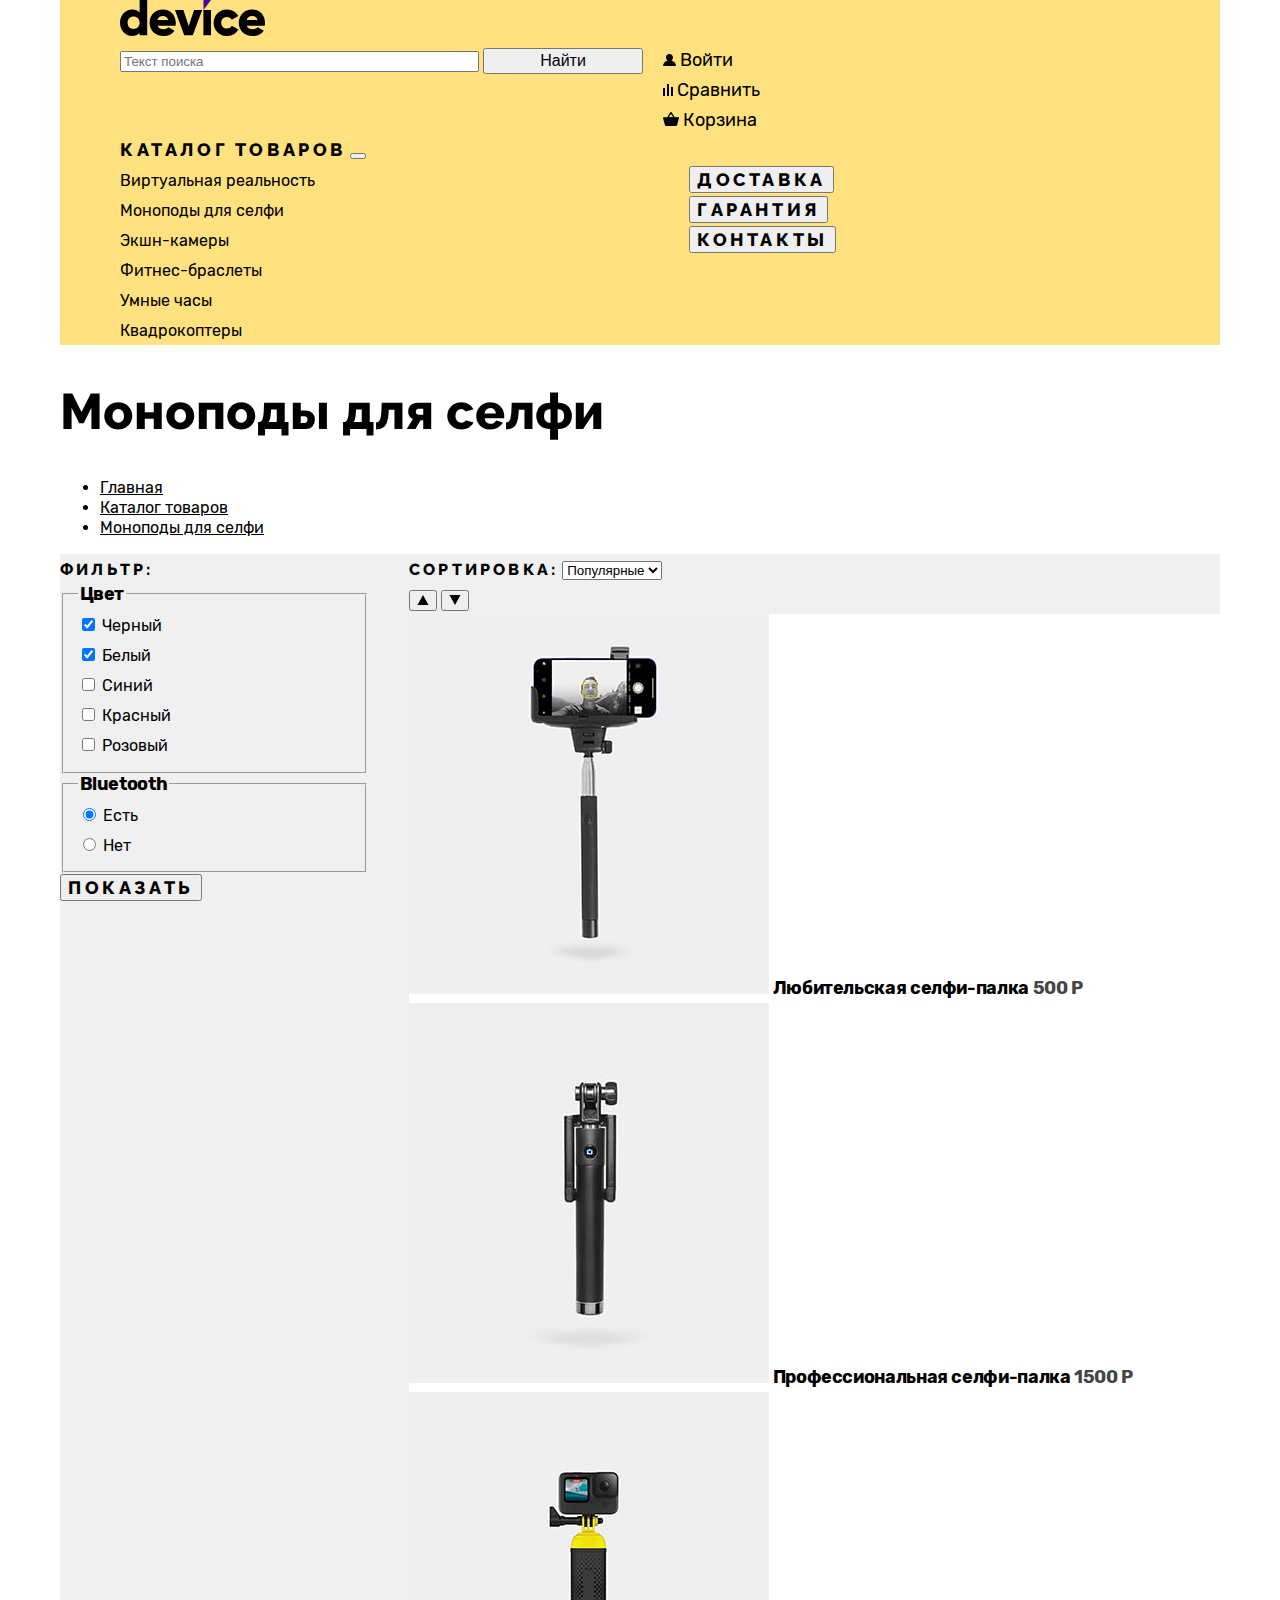
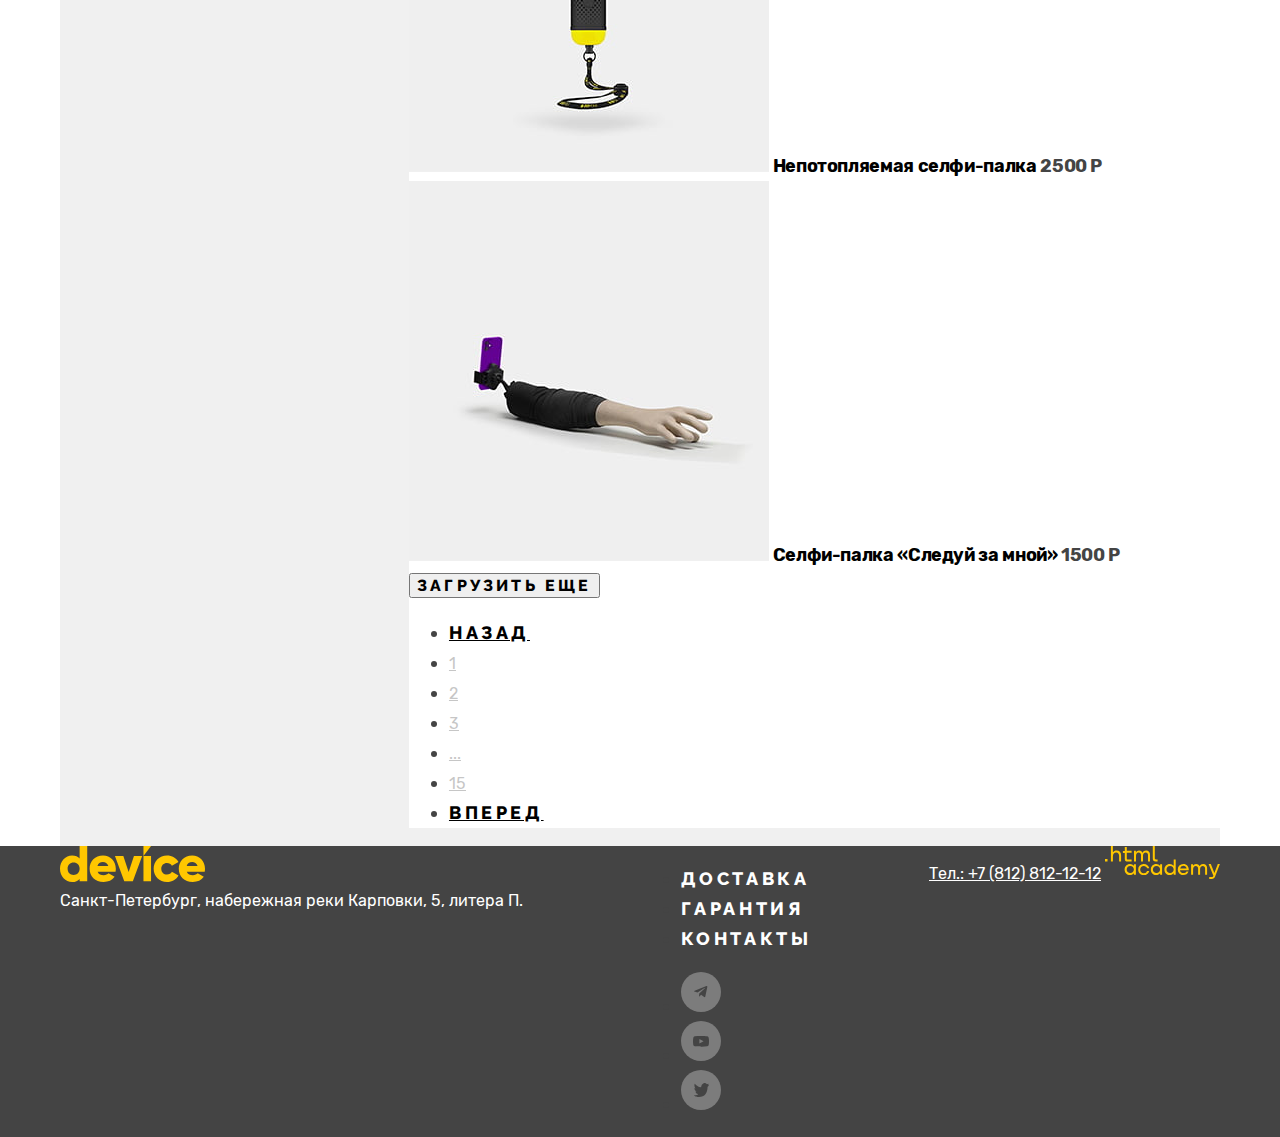
<file: master/catalog.html>
<!DOCTYPE html>
<html lang="ru">
  <head>
    <meta charset="utf-8">
    <title>HTML Academy: Девайс</title>
    <link rel="stylesheet" href="styles/styles.css">
    <base href="https://htmlacademy-htmlcss.github.io/1952495-device-35/master/">
</head>
  <body>
    <header class="page-header">
      <div class="page-header-elements">
        <h1 class="visually-hidden">Интернет-магазин «Девайс»</h1>
        <a class="html-academy-image-link" href="https://htmlacademy.ru/">
          <svg width="145" height="36" fill="none" xmlns="http://www.w3.org/2000/svg">
            <path d="M27.2 0v35.3h-7.6v-2.4a9.5 9.5 0 0 1-7.5 3.1C5.5 36 0 30.2 0 22.7 0 15.2 5.5 9.4 12.1 9.4c3.4 0 6 1.2 7.5 3.1V0h7.6Zm-7.6 22.7c0-3.8-2.5-6.2-6-6.2s-6 2.4-6 6.2c0 3.8 2.5 6.2 6 6.2 3.5-.1 6-2.4 6-6.2ZM43.7 29.2c2.1 0 3.8-.8 4.8-1.9l6.1 3.5a13 13 0 0 1-11 5.2c-8.6 0-14-5.8-14-13.3C29.6 15.2 35 9.4 43 9.4c7.4 0 12.8 5.7 12.8 13.3 0 1.1 0 2.1-.3 3H37.6c1 2.6 3.3 3.5 6.1 3.5Zm4.6-9.1c-.8-2.9-3-4-5.4-4-2.9 0-4.8 1.4-5.5 4h11ZM82.2 10.1l-9.4 25.2h-8.6L55 10.1h8.4l5.3 16 5.4-16h8.2ZM83.5 10.1H91v25.2h-7.6V10.1ZM93.7 22.7A13 13 0 0 1 107 9.4a13 13 0 0 1 11.4 6.5l-6.6 3.8c-1-1.8-2.7-2.8-5-2.8a5.5 5.5 0 0 0-5.6 5.8c0 3.5 2.4 5.8 5.7 5.8 2.2 0 4-1.1 4.9-2.8l6.6 3.8A12.8 12.8 0 0 1 107 36a13 13 0 0 1-13.4-13.3ZM132.9 29.2c2 0 3.8-.8 4.8-1.9l6.1 3.5a13 13 0 0 1-11 5.2c-8.6 0-14-5.8-14-13.3a13 13 0 0 1 13.4-13.3c7.4 0 12.8 5.7 12.8 13.3 0 1.1-.1 2.1-.3 3h-18c1 2.6 3.4 3.5 6.2 3.5Zm4.7-9.1c-.8-2.9-3.1-4-5.4-4-3 0-4.8 1.4-5.5 4h10.9Z" fill="#000"/><path d="M83.5 0v10.1L91 0h-7.6Z" fill="#510094"/>
          </svg>
        </a>

        <div class="navigation-user-container">
          <form class="user-form" action="https://echo.htmlacademy.ru/" method="post">
            <label>
              <span class="visually-hidden">Поиск</span>
              <input class="search-information" type ="search" placeholder="Текст поиска">
            </label>
            <button class="search-button" type="button">Найти</button>
          </form>
          <nav class="navigation-user outline">
            <ul class="navigation-user-list list-type">
              <li class="navigation-user-item">
                <a class="navigation-user-link" href="#" >
                  <svg width="13" height="12" fill="none" xmlns="http://www.w3.org/2000/svg">
                    <path d="M0 12h13a6.3 6.3 0 0 0-4.7-5.5c1-.6 1.7-1.7 1.7-3C10 1.6 8.4 0 6.5 0A3.5 3.5 0 0 0 3 3.5c0 1.3.7 2.4 1.7 3A6.3 6.3 0 0 0 0 12Z" fill="#000"/>
                  </svg>
                  Войти
                </a>
              </li>
              <li class="navigation-user-item">
                <a class="navigation-user-link" href="#">
                  <svg width="10" height="12" fill="none" xmlns="http://www.w3.org/2000/svg">
                    <path d="M6 0H4v12h2V0ZM2 4H0v8h2V4ZM10 3H8v9h2V3Z" fill="#000"/>
                  </svg>
                  Сравнить
                </a>
              </li>
              <li class="navigation-user-item">
                <a class="navigation-user-link" href="#">
                  <svg width="16" height="14" fill="none" xmlns="http://www.w3.org/2000/svg">
                    <path d="m15.3 5-3.5.2L8.6.3C8.5.1 8.2 0 8 0c-.2 0-.5.1-.6.3L4.2 5.2H.7c-.4 0-.7.3-.7.7v.2l1.9 6.8c.2.7.7 1.1 1.4 1.1h9.4c.7 0 1.2-.4 1.4-1.1L16 6v-.2c0-.4-.3-.8-.7-.8ZM8 1.9l2.2 3.2H5.9L8 1.9Z" fill="#000"/>
                  </svg>
                  Корзина
                </a>
              </li>
            </ul>
          </nav>
        </div>
        <h2 class="visually-hidden">Каталог товаров</h2>
        <label>
          <span class="catalog-open">Каталог товаров</span>
          <button class="button-catalog-open" type="submit">
            <span class="visually-hidden">Открыть каталог</span>
          </button>
        </label>
        <div class="catalog-container">
          <nav class="navigation-catalog">
            <ul class="navigation-catalog-list list-type">
              <li class="navigation-catalog-item">
                <a class="navigation-catalog-link" href="#">Виртуальная реальность</a>
              </li>
              <li class="navigation-catalog-item">
                <a class="navigation-catalog-link" href="#">Моноподы для селфи</a>
              </li>
              <li class="navigation-catalog-item">
                <a class="navigation-catalog-link" href="#">Экшн-камеры</a>
              </li>
              <li class="navigation-catalog-item">
                <a class="navigation-catalog-link" href="#">Фитнес-браслеты</a>
              </li>
              <li class="navigation-catalog-item">
                <a class="navigation-catalog-link" href="#">Умные часы</a>
              </li>
              <li class="navigation-catalog-item">
                <a class="navigation-catalog-link" href="#">Квадрокоптеры</a>
              </li>
            </ul>
          </nav>
          <nav class="navigation-information">
            <ul class="navigation-information-list list-type">
              <li class="navigation-information-item">
                <button class="navigation-information-button" type="button">Доставка</button>
              </li>
              <li class="navigation-information-item">
                <button class="navigation-information-button" type="button">Гарантия</button>
              </li>
              <li class="navigation-information-item">
                <button class="navigation-information-button" type="button">Контакты</button>
              </li>
            </ul>
          </nav>
        </div>
      </div>
      </header>

    <main class="page-inner main-container">
      <div class="page-container">
        <header class="inner-header">
          <h2 class="inner-header-title">Моноподы для селфи</h2>
          <ul class="breadcrumbs">
            <li class="breadcrumbs-item">
              <a class="breadcrumbs-link" href="index.html">Главная</a>
            </li>
            <li class="breadcrumbs-item">
              <a class="breadcrumbs-link" href="#">Каталог товаров</a>
            </li>
            <li class="breadcrumbs-item">
              <a class="breadcrumbs-link" href="#">Моноподы для селфи</a>
            </li>
          </ul>
        </header>
        <section class="catalog-product">
          <h3 class="visually-hidden">Список товаров по фильтрам</h3>
          <form class="catalog-filter" action="https://echo.htmlacademy.ru/" method="get">
            <b class="catalog-filter-title">Фильтр:</b>
            <fieldset class="catalog-filter-group">
              <legend class="catalog-filter-value">Цвет</legend>
              <ul class="catalog-filter-list list-type">
                <li class="catalog-filter-item">
                  <label class="control">
                    <input class="control-input" type="checkbox" name="Black" checked>
                    Черный
                  </label>
                </li>
                <li class="catalog-filter-item">
                  <label class="control">
                    <input class="control-input" type="checkbox" name="White" checked>
                    Белый
                  </label>
                </li>
                <li class="catalog-filter-item">
                  <label class="control">
                    <input class="control-input" type="checkbox" name="Blue">
                    Синий
                  </label>
                </li>
                <li class="catalog-filter-item">
                  <label class="control">
                    <input class="control-input" type="checkbox" name="Red">
                    Красный
                  </label>
                </li>
                <li class="catalog-filter-item">
                  <label class="control">
                    <input class="control-input" type="checkbox" name="Pink">
                    Розовый
                  </label>
                </li>
              </ul>
            </fieldset>
            <fieldset class="catalog-filter-group">
              <legend class="catalog-filter-value">Bluetooth</legend>
              <ul class="catalog-filter-list list-type">
                <li class="catalog-filter-item">
                  <label class="control">
                    <input class="control-input" type="radio" checked>
                    Есть
                  </label>
                </li>
                <li class="catalog-filter-item">
                  <label class="control">
                    <input class="control-input" type="radio">
                    Нет
                  </label>
                </li>
              </ul>
            </fieldset>
            <button class="more-detailed-button" type="submit">Показать</button>
          </form>

          <div class="catalog-right-colum">
            <b class="catalog-filter-title">Сортировка:</b>
            <select class="select-control" aria-label="Сортировка">
              <option value="popular">Популярные</option>
            </select>
            <div class="sort-container">
              <button class="sort-up" type="button">
                <span class="visually-hidden">Сортировка выше</span>
                <svg width="12" height="10" viewBox="0 0 12 10" fill="none" xmlns="http://www.w3.org/2000/svg">
                  <path d="M6 0L11.5 10H0.5" fill="black"/>
                </svg>
              </button>
              <button class="sort-down" type="button">
                <span class="visually-hidden">Сортировка ниже</span>
                <svg width="12" height="10" viewBox="0 0 12 10" fill="none" xmlns="http://www.w3.org/2000/svg">
                  <path d="M6 10L0.499999 9.61651e-07L11.5 0" fill="black"/>
                </svg>
              </button>
            </div>
            <div class="right-column-background-container">
              <ul class="inner-products-list list-type">
                <li class="inner-products-item">
                  <a class="inner-products-link" href="#">
                    <img class="inner-products-image" src="images/catalog/catalog-selfie-stick.jpg" width="360" height="380" alt="Любительская селфи-палка">
                    <b class="inner-products-title">Любительская селфи-палка</b>
                    <span class="inner-products-price">500 Р</span>
                  </a>
                </li>
                <li class="inner-products-item">
                  <a class="inner-products-link" href="#">
                    <img class="inner-products-image" src="images/catalog/catalog-selfie-stick-professional.jpg" width="360" height="380" alt="Профессиональная селфи-палка">
                    <b class="inner-products-title">Профессиональная селфи-палка</b>
                    <span class="inner-products-price">1500 Р</span>
                  </a>
                </li>
                <li class="inner-products-item">
                  <a class="inner-products-link" href="#">
                    <img class="inner-products-image" src="images/catalog/catalog-selfie-stick-water.jpg" width="360" height="380" alt="Непотопляемая селфи-палка">
                    <b class="inner-products-title">Непотопляемая селфи-палка</b>
                    <span class="inner-products-price">2500 Р</span>
                  </a>
                </li>
                <li class="inner-products-item">
                  <a class="inner-products-link" href="#">
                    <img class="inner-products-image" src="images/catalog/catalog-selfie-stick-follow-me.jpg" width="360" height="380" alt="Селфи-палка «Следуй за мной»">
                    <b class="inner-products-title">Селфи-палка «Следуй за мной»</b>
                    <span class="inner-products-price">1500 Р</span>
                  </a>
                </li>
              </ul>
              <button class="show-more" type="button">Загрузить еще</button>
              <ul class="pagination">
                <li class="pagination-item">
                  <a class="pagination-link-back pagination-current" href="#">Назад</a>
                </li>
                <li class="pagination-item">
                  <a class="pagination-link-number" href="#">1</a>
                </li>
                <li class="pagination-item">
                  <a class="pagination-link-number" href="#">2</a>
                </li>
                <li class="pagination-item">
                  <a class="pagination-link-number" href="#">3</a>
                </li>
                <li class="pagination-item">
                  <a class="pagination-link-number" href="#">...</a>
                </li>
                <li class="pagination-item">
                  <a class="pagination-link-number" href="#">15</a>
                </li>
                <li class="pagination-item">
                  <a class="pagination-link-next pagination-next" href="#">Вперед</a>
                </li>
              </ul>
            </div>
          </div>
        </section>
      </div>
    </main>
    <footer class="page-footer">
      <div class="footer-container">
        <h2 class="visually-hidden">Контактная информация</h2>
      <section class="footer-address">
        <h3 class="visually-hidden">Адрес</h3>
        <svg width="145" height="36" fill="none" xmlns="http://www.w3.org/2000/svg">
          <path d="M27.22 0v35.3h-7.6v-2.4c-1.7 1.9-4.1 3.1-7.51 3.1C5.5 36 0 30.2 0 22.7 0 15.2 5.5 9.4 12.1 9.4c3.41 0 5.91 1.2 7.51 3.1V0h7.6Zm-7.6 22.7c0-3.8-2.5-6.2-6.01-6.2-3.5 0-6 2.4-6 6.2 0 3.8 2.5 6.2 6 6.2 3.5-.1 6-2.4 6-6.2ZM43.73 29.2c2.1 0 3.8-.8 4.8-1.9l6.1 3.5c-2.5 3.4-6.2 5.2-11 5.2-8.6 0-14.01-5.8-14.01-13.3 0-7.5 5.4-13.3 13.41-13.3 7.4 0 12.8 5.7 12.8 13.3 0 1.1-.1 2.1-.3 3h-17.9c1 2.6 3.3 3.5 6.1 3.5Zm4.6-9.1c-.8-2.9-3.1-4-5.4-4-2.9 0-4.8 1.4-5.5 4h10.9ZM82.16 10.1l-9.31 25.2h-8.6l-9.31-25.2h8.4l5.3 16 5.31-16h8.2ZM83.46 10.1h7.6v25.2h-7.6V10.1ZM93.66 22.7c0-7.5 5.7-13.3 13.41-13.3 4.9 0 9.21 2.6 11.41 6.5l-6.6 3.8c-.9-1.8-2.7-2.8-4.9-2.8-3.3 0-5.71 2.4-5.71 5.8 0 3.5 2.4 5.8 5.7 5.8 2.2 0 4.1-1.1 4.9-2.8l6.61 3.8c-2.1 3.9-6.4 6.5-11.4 6.5-7.71 0-13.42-5.8-13.42-13.3ZM132.9 29.2c2.1 0 3.8-.8 4.8-1.9l6.1 3.5c-2.5 3.4-6.2 5.2-11 5.2-8.61 0-14.02-5.8-14.02-13.3 0-7.5 5.5-13.3 13.41-13.3 7.4 0 12.81 5.7 12.81 13.3 0 1.1-.1 2.1-.3 3h-17.91c1 2.6 3.3 3.5 6.1 3.5Zm4.7-9.1c-.8-2.9-3.1-4-5.4-4-2.91 0-4.81 1.4-5.51 4h10.9ZM83.46 0v10.1L91.06 0h-7.6Z" fill="#FFC700"/>
        </svg>
        <address class="address-description">Санкт-Петербург, набережная реки Карповки, 5, литера П.</address>
      </section>
      <section class="footer-social">
        <h3 class="visually-hidden">Социальные сети</h3>
        <ul class="footer-menu-list">
          <li class="footer-menu-item">
            <a class="footer-menu-link" href="#">Доставка</a>
          </li>
          <li class="footer-menu-item">
            <a class="footer-menu-link" href="#">Гарантия</a>
          </li>
          <li class="footer-menu-item">
            <a class="footer-menu-link" href="#">Контакты</a>
          </li>
        </ul>
        <ul class="footer-social-list">
          <li class="footer-social-item">
            <a class="button" href="https://t.me/htmlacademy">
              <svg width="40" height="40" viewBox="0 0 40 40" fill="none" xmlns="http://www.w3.org/2000/svg">
                <circle cx="20" cy="20" r="20" fill="white" fill-opacity="0.3"/>
                <g clip-path="url(#clip0_29575_1281)">
                <path d="M25.4431 14.0736L13.6231 18.6316C12.8164 18.9556 12.8211 19.4056 13.4751 19.6062L16.5097 20.5529L23.5311 16.1229C23.8631 15.9209 24.1664 16.0296 23.9171 16.2509L18.2284 21.3849H18.2271L18.2284 21.3856L18.0191 24.5136C18.3257 24.5136 18.4611 24.3729 18.6331 24.2069L20.1071 22.7736L23.1731 25.0382C23.7384 25.3496 24.1444 25.1896 24.2851 24.5149L26.2977 15.0296C26.5037 14.2036 25.9824 13.8296 25.4431 14.0736Z" fill="#444444"/>
                </g>
                <defs>
                <clipPath id="clip0_29575_1281">
                <rect width="14" height="12" fill="white" transform="translate(13 14)"/>
                </clipPath>
                </defs>
                </svg>
              <span class="visually-hidden">Телеграмм</span>
            </a>
          </li>
          <li class="footer-social-item">
            <a class="button" href="https://www.youtube.com/user/htmlacademyru">
              <svg width="40" height="40" viewBox="0 0 40 40" fill="none" xmlns="http://www.w3.org/2000/svg">
                <circle cx="20" cy="20" r="20" fill="white" fill-opacity="0.3"/>
                <g clip-path="url(#clip0_29575_1286)">
                <path d="M27.6671 16.6746C27.5765 16.3515 27.4 16.0589 27.1564 15.828C26.9059 15.59 26.5989 15.4197 26.2644 15.3333C25.0124 15.0033 19.9964 15.0033 19.9964 15.0033C17.9053 14.9795 15.8147 15.0842 13.7364 15.3166C13.4019 15.4094 13.0955 15.5835 12.8444 15.8233C12.5977 16.0606 12.4191 16.3533 12.3257 16.674C12.1015 17.8818 11.9926 19.1082 12.0004 20.3366C11.9924 21.564 12.1011 22.79 12.3257 23.9993C12.4171 24.3186 12.5951 24.61 12.8424 24.8453C13.0897 25.0806 13.3977 25.2506 13.7364 25.3406C15.0051 25.67 19.9964 25.67 19.9964 25.67C22.0902 25.6938 24.1835 25.5892 26.2644 25.3566C26.5989 25.2702 26.9059 25.1 27.1564 24.862C27.3999 24.6311 27.5762 24.3385 27.6664 24.0153C27.8965 22.8079 28.0083 21.581 28.0004 20.352C28.0177 19.1177 27.906 17.885 27.6671 16.674V16.6746ZM18.4017 22.6193V18.0546L22.5751 20.3373L18.4017 22.6193Z" fill="#444444"/>
                </g>
                <defs>
                <clipPath id="clip0_29575_1286">
                <rect width="16" height="11" fill="white" transform="translate(12 15)"/>
                </clipPath>
                </defs>
                </svg>
              <span class="visually-hidden">Ютюб</span>
            </a>
          </li>
          <li class="footer-social-item">
            <a class="button" href="https://twitter.com/htmlacademy_ru">
              <svg width="40" height="40" viewBox="0 0 40 40" fill="none" xmlns="http://www.w3.org/2000/svg">
                <circle cx="20" cy="20" r="20" fill="white" fill-opacity="0.3"/>
                <path d="M22.7 13.1551C24.2 12.6551 25.3 13.4551 25.9 14.2551C26.4 14.0551 27 13.8551 27.6 13.6551C27.6 14.4551 27.1 15.0551 26.8 15.2551C27.5 15.4551 28 14.8551 28 14.8551C27.9 15.7551 27.1 16.5551 26.6 16.7551C26.4 23.0551 23.8 27.1551 17.7 27.0551C17.2 27.0551 17.8 27.0551 17.3 27.0551C17 27.0551 13.6 26.6551 13 25.2551C15 25.4551 16.4 24.8551 17.1 24.1551C16.3 23.8551 14.7 23.7551 14.5 21.3551C14.8 21.5551 15 21.6551 15.6 21.5551C14.5 20.7551 13.3 20.0551 13.4 18.0551C13.7 18.3551 14.3 18.5551 14.6 18.4551C14 18.2551 12.8 15.3551 13.8 13.8551C15.4 15.5551 17.1 17.2551 20.1 17.3551C20.3 15.2551 21.1 13.8551 22.7 13.1551Z" fill="#444444"/>
                </svg>
              <span class="visually-hidden">Твиттер</span>
            </a>
          </li>
        </ul>
      </section>
      <section class="footer-contacts">
        <h3 class="visually-hidden">Контакты</h3>
        <a class="contacts-phone" href="tel:+78128121212">Тел.: +7 (812) 812-12-12</a>
        <a class="html-academy-image-link" href="https://htmlacademy.ru/">
          <svg width="115" height="33" fill="none" xmlns="http://www.w3.org/2000/svg">
            <path d="M0 12.9v2.6h2.5v-2.6H0ZM11.6 4.5c-1.6 0-2.8.7-3.6 1.7h-.1V0h-2v15.5h2v-5.3c0-2.1 1.3-3.6 3.3-3.6 1.8 0 2.9 1.4 2.9 3.2v5.7h2V9.4c.1-3-1.8-4.9-4.5-4.9ZM26.6 4.8h-4.8V1.1h-2v3.8h-1.9v2h1.9v6c0 1.7 1 2.7 2.7 2.7h4.1v-2h-3.7c-.7 0-1.1-.4-1.1-1.1V6.8h4.8v-2ZM41.1 4.6c-1.6 0-2.9.8-3.5 2.1h-.1a3.7 3.7 0 0 0-3.4-2.1c-1.4 0-2.5.8-3.1 1.8h-.1V4.8H29v10.6h2V10c0-2 1-3.5 2.6-3.5 1.5 0 2.4 1 2.4 2.6v6.3h2V9.8c0-2.4 1.4-3.3 2.6-3.3 1.5 0 2.4 1 2.4 2.6v6.3h2V8.9c.1-2.5-1.4-4.3-3.9-4.3ZM47.8 12.7c0 1.7 1 2.7 2.8 2.7h2v-2h-1.7c-.7 0-1.1-.4-1.1-1.1V0h-2v12.7ZM28.9 19.7a4.9 4.9 0 0 0-3.9-1.8c-3.1 0-5.4 2.3-5.4 5.6s2.3 5.6 5.4 5.6c1.8 0 3-.8 3.8-1.9h.1v1.6h2V18.2h-2v1.5Zm-3.6 7.4a3.5 3.5 0 0 1-3.6-3.6c0-2 1.4-3.6 3.6-3.6s3.6 1.6 3.6 3.6c0 1.9-1.4 3.6-3.6 3.6ZM44.2 22c-.5-2.4-2.6-4.1-5.4-4.1a5.4 5.4 0 0 0-5.6 5.6c0 3.1 2.2 5.6 5.6 5.6 2.8 0 4.9-1.8 5.4-4.2h-2.1a3.4 3.4 0 0 1-3.3 2.3 3.5 3.5 0 0 1-3.6-3.6c0-2 1.4-3.6 3.6-3.6 1.6 0 2.8 1 3.3 2.2h2.1V22ZM55.1 19.7a4.9 4.9 0 0 0-3.9-1.8c-3.1 0-5.4 2.3-5.4 5.6s2.3 5.6 5.4 5.6c1.8 0 3-.8 3.8-1.9h.1v1.6h2V18.2h-2v1.5Zm-3.6 7.4a3.5 3.5 0 0 1-3.6-3.6c0-2 1.4-3.6 3.6-3.6s3.6 1.6 3.6 3.6c0 1.9-1.5 3.6-3.6 3.6ZM68.7 19.8a5 5 0 0 0-3.9-1.9c-3.1 0-5.4 2.3-5.4 5.6s2.2 5.6 5.4 5.6c1.7 0 3-.8 3.8-1.8h.1v1.5h2V13.4h-2v6.4Zm-3.6 7.3a3.5 3.5 0 0 1-3.6-3.6c0-2 1.4-3.6 3.6-3.6s3.6 1.6 3.6 3.6c-.1 2-1.5 3.6-3.6 3.6ZM78.3 17.9a5.4 5.4 0 0 0-5.5 5.6c0 3 2.1 5.6 5.5 5.6 2.5 0 4.5-1.3 5.2-3.6h-2.1c-.5 1-1.6 1.6-3 1.6-1.9 0-3.3-1.3-3.4-2.9h8.8c.2-3.6-2-6.3-5.5-6.3Zm0 1.9c1.7 0 3 1 3.3 2.6h-6.5a3.2 3.2 0 0 1 3.2-2.6ZM98.2 17.9a4 4 0 0 0-3.6 2h-.1c-.6-1.2-1.8-2-3.4-2-1.4 0-2.5.7-3.1 1.8v-1.5h-1.9v10.6h2v-5.4c0-2 1-3.4 2.6-3.5 1.5 0 2.4 1 2.4 2.6v6.3h2v-5.6c0-2.4 1.4-3.3 2.6-3.3 1.5 0 2.4 1 2.4 2.6v6.3h2v-6.5c.1-2.6-1.4-4.4-3.9-4.4ZM109.4 27l-3.6-8.9h-2.2l4.8 11.6c-.3.9-.7 1.2-1.7 1.2h-2.5v2h2.5c1.8 0 2.8-.8 3.5-2.6l4.7-12.2h-2.1l-3.4 8.9Z" fill="#FFC700"/>
          </svg>
        </a>
      </section>
      </div>
    </footer>
  </body>
</html>
</file>
<file: styles/styles.css>
/*
* Prefixed by https://autoprefixer.github.io
* PostCSS: v8.4.14,
* Autoprefixer: v10.4.7
* Browsers: last 4 version
*/

/*
* Prefixed by https://autoprefixer.github.io
* PostCSS: v8.4.14,
* Autoprefixer: v10.4.7
* Browsers: last 4 version
*/

@font-face {
  font-family: Raleway;
  font-style: normal;
  font-weight: 800;
  src: url("../fonts/raleway/raleway-800.woff2") format("woff2");
  font-display: swap;
}

@font-face {
  font-family: Rubik;
  font-style: normal;
  font-weight: 400;
  src: url("../fonts/rubik/rubik-400.woff2") format("woff2");
  font-display: swap;
}

@font-face {
  font-family: Rubik;
  font-style: normal;
  font-weight: 700;
  src: url("../fonts/rubik/rubik-700.woff2") format("woff2");
  font-display: swap;
}

html {
  height: 100%;
}

body {
  margin: 0;
  display: -webkit-box;
  display: -ms-flexbox;
  display: flex;
  -webkit-box-orient: vertical;
  -webkit-box-direction: normal;
  -ms-flex-direction: column;
  flex-direction: column;
  min-height: 100%;
  font-family: Rubik, sans-serif;
  font-size: 18px;
  line-height: 30px;
  background-color: #FFFFFF;
  color: #444444;
}

.reset-list {
  margin: 0;
  padding: 0;
  list-style-type: none;
}


/* Хедер */
.page-header {
  width: 1160px;
  margin: 0 auto;
  padding: 0;
  background: -o-linear-gradient(#FFFFFF 10%, transparent 10%);
  background: -webkit-gradient(linear, left top, left bottom, color-stop(10%, #FFFFFF), color-stop(10%, transparent));
  background: linear-gradient(#FFFFFF 10%, transparent 10%);
  background-color: #FFE17F;
  color: #000000;
  position: relative;
}

.page-header-elements {
  width: 1040px;
  margin: 0 auto;
  position: relative;
}

.visually-hidden {
  position: absolute;
  width: 1px;
  height: 1px;
  margin: -1px;
  padding: 0;
  border: 0;
  clip: rect(0 0 0 0);
  overflow: hidden;
}

.icon-shop-link {
  margin: 0;
  padding: 0;
  display: block;
}

.icon-shop-opacity {
  opacity: 1;
  cursor: pointer;
}

.icon-shop-opacity:hover {
  opacity: 0.6;
}

.icon-shop-opacity:focus-visible {
  outline: 2px solid #AF4FFF;
  ;
  outline-offset: 2px;
}

.icon-shop-opacity:active {
  opacity: 0.3;
}

.navigation-user-link {
  color: #000000;
  text-decoration: none;
  display: block;
  position: relative;
}

.navigation-user-link:hover {
  opacity: 0.6;
}

.navigation-user-link:focus-visible {
  outline: 2px solid #AF4FFF;
  ;
  outline-offset: 2px;
}

.navigation-user-link:active {
  opacity: 0.3;
}

.count-product {
  position: absolute;
  width: 21px;
  height: 21px;
  background-color: #FFFFFF;
  color: #000000;
  border-radius: 50%;
  left: -16px;
  top: 5px;
  text-align: center;
  font-family: Rubik, sans-serif;
  font-weight: 400;
  font-size: 14px;
  line-height: 21px;
}

.navigation-user {
  margin-left: auto;
}

.navigation-user-list {
  min-width: 497px;
  display: -webkit-box;
  display: -ms-flexbox;
  display: flex;
  -ms-flex-wrap: wrap;
  flex-wrap: wrap;
  margin-bottom: 45px;
}

.navigation-user-item {
  margin-right: 36px;
  padding: 5px 0 5px 0;
  position: relative;
}

.navigation-user-item:nth-child(1) {
  margin-right: auto;
}

.navigation-user-item:nth-child(3) {
  margin-right: 0;
}

.navigation-user-item-icon {
  width: 16px;
  height: 14px;
}

.user-form {
  display: -webkit-box;
  display: -ms-flexbox;
  display: flex;
}

/* .search-information {
  width: 359px;
  height: 40px;
  border: 2px solid #000000;
  border-radius: 50px 0 0 50px;
  background-color: transparent;
  margin: 0;
  padding: 0;
} */

.search-information-label {
  display: -webkit-box;
  display: -ms-flexbox;
  display: flex;
  width: 358px;
  height: 40px;
  border: 2px solid #000000;
  border-radius: 50px 0 0 50px;
  background-color: transparent;
  margin: 0;
  padding: 0;
  -webkit-box-sizing: border-box;
  box-sizing: border-box;
}

.search-information {
  background-color: transparent;
  padding: 10px 0 10px 0;
  border: 0;
  color: #000000;
  width: 358px;
  font-size: 16px;
  outline: none;
}

.search-information::-webkit-input-placeholder {
  color: #000000;
  opacity: 0.3;
}

.search-information::-moz-placeholder {
  color: #000000;
  opacity: 0.3;
}

.search-information:-ms-input-placeholder {
  color: #000000;
  opacity: 0.3;
}

.search-information::-ms-input-placeholder {
  color: #000000;
  opacity: 0.3;
}

.search-information::placeholder {
  color: #000000;
  opacity: 0.3;
}

.search-information:focus-visible {
  outline: 2px solid #AF4FFF;
  ;
  outline-offset: 2px;
}

.search-information:disabled {
  opacity: 0.3;
}

.search-icon {
  display: block;
  margin: 12px 16px 12px 16px;
}

.search-button {
  border: 2px solid #000000;
  border-radius: 0 50px 50px 0;
  border-left: 0;
  font-size: 16px;
  width: 160px;
  height: 40px;
  background-color: transparent;
  margin: 0;
  padding: 0;
  cursor: pointer;
}

.search-button:hover {
  background-color: #000000;
  color: #FFFFFF;
}

.search-button:focus-visible {
  outline: 2px solid #AF4FFF;
  ;
  outline-offset: 2px;
}

.search-button:active {
  color: rgba(255, 255, 255, 0.3);
}

.navigation-information {
  margin-left: auto;
}

.navigation-information-list {
  display: -webkit-box;
  display: -ms-flexbox;
  display: flex;
}

.navigation-information-item {
  margin-right: 48px;
}

.navigation-information-item:nth-child(3) {
  margin-right: 0;
}


.button-catalog-open {
  display: -webkit-box;
  display: -ms-flexbox;
  display: flex;
  background-color: transparent;
  border: none;
  cursor: pointer;
}

.button-catalog-open .icon-opacity {
  opacity: 0.3;
}

.button-catalog-open:hover .icon-opacity {
  opacity: 1;
}

.button-catalog-close-icon {
  display: none;
}

.button-catalog-open:focus .button-catalog-open-icon {
  display: none;
}

.button-catalog-open:focus .button-catalog-close-icon {
  display: block;
}

.catalog-open {
  display: block;
  font-family: Raleway, sans-serif;
  font-weight: 800;
  font-size: 18px;
  line-height: 21px;
  letter-spacing: 0.2em;
  text-transform: uppercase;
  margin-right: 10px;
  -ms-flex-item-align: center;
  -ms-grid-row-align: center;
  align-self: center;
}

.navigation-catalog-link {
  color: #000000;
  text-decoration: none;
  font-size: 16px;
  line-height: 18px;
  font-family: Rubik, sans-serif;
  font-weight: 400;
}

.navigation-catalog-link:hover {
  opacity: 0.6;
}

.navigation-catalog-link:focus-visible {
  outline: 2px solid #AF4FFF;
  ;
  outline-offset: 2px;
}

.navigation-catalog-link:active {
  opacity: 0.3;
}

.navigation-information-button {
  font-family: Raleway, sans-serif;
  font-weight: 800;
  font-size: 18px;
  line-height: 21px;
  letter-spacing: 0.2em;
  margin: 0;
  padding: 0;
  text-transform: uppercase;
  border: none;
  background-color: transparent;
  cursor: pointer;
}

.navigation-information-button:hover {
  opacity: 0.6;
}

.navigation-information-button:focus-visible {
  outline: 2px solid #AF4FFF;
  outline-offset: 2px;
}

.navigation-information-button:active {
  opacity: 0.3;
}

.navigation-information-button:active:hover::before {
  border-bottom: 2px solid #000000;
}

.navigation-information-button:active {
  border-bottom: 2px solid #000000;
}

.navigation-user-container {
  display: -webkit-box;
  display: -ms-flexbox;
  display: flex;
  margin-top: 30px;
  margin-bottom: 30px;
  height: 40px;
}

.catalog-container {
  display: -webkit-box;
  display: -ms-flexbox;
  display: flex;
  -webkit-box-align: center;
  -ms-flex-align: center;
  align-items: center;
}

.navigation-catalog-list {
  display: -ms-grid;
  display: grid;
  -ms-grid-columns: 220px 30px 181px 30px 211px;
  grid-template-columns: 220px 181px 211px;
  -ms-grid-rows: (40px)[3];
  grid-template-rows: repeat(3, 40px);
  -webkit-column-gap: 30px;
  -moz-column-gap: 30px;
  column-gap: 30px;
  margin-left: (66px);
  margin-top: (6px);
}

.navigation-catalog-list > *:nth-child(1) {
  -ms-grid-row: 1;
  -ms-grid-column: 1;
}

.navigation-catalog-list > *:nth-child(2) {
  -ms-grid-row: 1;
  -ms-grid-column: 3;
}

.navigation-catalog-list > *:nth-child(3) {
  -ms-grid-row: 1;
  -ms-grid-column: 5;
}

.navigation-catalog-list > *:nth-child(4) {
  -ms-grid-row: 2;
  -ms-grid-column: 1;
}

.navigation-catalog-list > *:nth-child(5) {
  -ms-grid-row: 2;
  -ms-grid-column: 3;
}

.navigation-catalog-list > *:nth-child(6) {
  -ms-grid-row: 2;
  -ms-grid-column: 5;
}

.navigation-catalog-list > *:nth-child(7) {
  -ms-grid-row: 3;
  -ms-grid-column: 1;
}

.navigation-catalog-list > *:nth-child(8) {
  -ms-grid-row: 3;
  -ms-grid-column: 3;
}

.navigation-catalog-list > *:nth-child(9) {
  -ms-grid-row: 3;
  -ms-grid-column: 5;
}

.navigation-catalog-item:last-child {
  -ms-grid-column: 1;
  grid-column: 1;
  -ms-grid-row: 3;
  grid-row: 3;
}

.navigation-catalog {
  display: none;
}

.button-catalog-open:focus + .navigation-catalog {
  display: block;
  background-color: #FFE17F;
  position: absolute;
  width: 1160px;
  height: 175px;
  right: -60px;
  z-index: 2;


}

/* Main */

/* Слайдер */

.main-container {
  -webkit-box-flex: 1;
  -ms-flex-positive: 1;
  flex-grow: 1;
}

.page-container {
  width: 1160px;
  margin: 0 auto;
}

.slide-number {
  position: absolute;
  font-weight: 700;
  font-size: 180px;
  line-height: 180px;
  color: #FFFFFF;
  margin: 0;
  padding: 0;
  top: 0;
  right: 50px;
  z-index: -1;
}

.slider-button-container {
  position: absolute;
  top: 50%;
  display: -webkit-box;
  display: -ms-flexbox;
  display: flex;
  -webkit-box-pack: justify;
  -ms-flex-pack: justify;
  justify-content: space-between;
  width: 100%;
  -webkit-transform: translateY(-50%);
  -ms-transform: translateY(-50%);
  transform: translateY(-50%);
}

.slider-button-container .slider-button:nth-child(1) {
  margin-left: 30px;
}

.slider-button {
  background-color: transparent;
  cursor: pointer;
  border: none;
  padding: 0;
}

.slider-button:hover {
  opacity: 0.6;
}

.slider-button:focus-visible {
  outline: 2px solid #AF4FFF;
  ;
  outline-offset: 2px;
}

.slider-button:active {
  opacity: 0.3;
}

.slider-container {
  position: relative;
}

.slider-pagination-ol {
  display: -webkit-box;
  display: -ms-flexbox;
  display: flex;
  -ms-flex-wrap: wrap;
  flex-wrap: wrap;
  -webkit-box-pack: center;
  -ms-flex-pack: center;
  justify-content: center;
  margin: 0;
  padding: 0;
  list-style-type: none;
}

.slider-pagination-ol .slider-pagination-item {
  margin-right: 20px;
}

.slider-pagination-ol .slider-pagination-item:last-child {
  margin-right: 0;
}


.slider-pagination-button {
  width: 12px;
  height: 12px;
  background: #FFFFFF;
  border: 2px solid #000000;
  border-radius: 50%;
  margin: 0;
  padding: 0;
  cursor: pointer;
}

.slider-pagination-button:hover {
  opacity: 0.6;
}

.slider-pagination-button:active {
  opacity: 0.3;
}

.slider-pagination-button:focus-visible {
  outline: 2px solid #AF4FFF;
  ;
  outline-offset: 2px;
}

.slider-pagination-button-current {
  background-color: #000000;
}

.title-item {
  font-family: Raleway, sans-serif;
  font-weight: 800;
  font-size: 50px;
  line-height: 50px;
  color: #000000;
}

.more-detailed-link {
  font-family: Raleway, sans-serif;
  font-weight: 800;
  font-size: 18px;
  line-height: 21px;
  letter-spacing: 0.2em;
  text-transform: uppercase;
  color: #000000;
  text-decoration: none;
  position: relative;
  z-index: 1;
  display: block;
  padding-top: 10px;
  padding-bottom: 10px;
  text-align: center;
  background: none;
  border: none;
  cursor: pointer;
  width: 220px;
}

.more-detailed-link:active {
  color: #000000;
}

.more-detailed-link::before {
  content: "";
  position: absolute;
  top: 50%;
  left: -2px;
  z-index: -1;

  width: inherit;
  height: 8px;
  margin-top: -5px;

  background-color: #FFE17F;
}

.more-detailed-link:hover::before {
  top: 0;
  height: 40px;
  margin: 0;
  -webkit-transition: all 0.1s linear;
  -o-transition: all 0.1s linear;
  transition: all 0.1s linear;
}

.more-detailed-link:focus-visible {
  outline: 2px solid #AF4FFF;
  ;
  outline-offset: 2px;
}

.more-detailed-link:active::before {
  background-color: #FFC700;
  top: 0;
  height: 40px;
  margin: 0;
  color: rgba(0, 0, 0, 0.3);
  -webkit-transition: all 0.1s linear;
  -o-transition: all 0.1s linear;
  transition: all 0.1s linear;
}

.more-detailed-link::before {
  content: "";
  background-color: #FFE17F;
  position: absolute;

}

.parameter {
  display: block;
  font-size: 36px;
  line-height: 30px;
  color: #000000;
  margin-bottom: 12px;
}

.slider-pagination-item {
  display: -webkit-box;
  display: -ms-flexbox;
  display: flex;
  position: relative;
  z-index: 1;
}

.image-slider-container {
  width: 560px;
  height: 560px;
  margin-right: 40px;
  position: relative;
}

.title-item {
  margin-bottom: 30px;
}

.description {
  margin-bottom: 60px;
}

.discription-slider-container .more-detailed-link {
  display: block;
  margin-bottom: 60px;
}

.parameter-group {
  display: -webkit-box;
  display: -ms-flexbox;
  display: flex;
}

.parameter-group-description {
  margin-right: 20px;
}


.discription-slider-container {
  width: 560px;
  margin-top: 121px;
  position: relative;
}

.gallery {
  background: -o-linear-gradient(#FFE17F 26%, transparent 20%);
  background: -webkit-gradient(linear, left top, left bottom, color-stop(26%, #FFE17F), color-stop(20%, transparent));
  background: linear-gradient(#FFE17F 26%, transparent 20%);
  margin-bottom: 70px;
  position: relative;
}

/* Продукты */

.product-item {
  width: 160px;
  margin-right: 40px;
}

.product-item:last-child {
  margin-right: 0;
}

.product {
  margin-bottom: 70px;
}

.product-item-boxs {
  background-color: #FFE17F;
  width: 160px;
  height: 160px;
  display: -webkit-box;
  display: -ms-flexbox;
  display: flex;
  -webkit-box-pack: center;
  -ms-flex-pack: center;
  justify-content: center;
  -webkit-box-align: center;
  -ms-flex-align: center;
  align-items: center;
  margin-bottom: 32px;
}

.product-item-boxs:hover {
  background-color: #FFC700;
}

.product-item:active {
  opacity: 0.3;
}

.product-link:focus-visible {
  outline: 2px solid #AF4FFF;
  ;
  outline-offset: 2px;
}

.product-link {
  font-family: Raleway, sans-serif;
  font-weight: 800;
  font-size: 18px;
  line-height: 24px;
  letter-spacing: -0.02em;
  color: #000000;
  text-decoration: none;
}

.product-list {
  display: -webkit-box;
  display: -ms-flexbox;
  display: flex;
  -webkit-box-pack: justify;
  -ms-flex-pack: justify;
  justify-content: flex-start;
  -ms-flex-wrap: wrap;
  flex-wrap: wrap;
}

.product-link {
  display: -webkit-box;
  display: -ms-flexbox;
  display: flex;
  -webkit-box-orient: vertical;
  -webkit-box-direction: normal;
  -ms-flex-direction: column;
  flex-direction: column;
}

/* Сервисы */

.services-container {
  width: 1160px;
  margin: 0 auto;
  display: -webkit-box;
  display: -ms-flexbox;
  display: flex;
  background-image: url(../images/services/service-person-delivery.png);
  background-repeat: no-repeat;
  background-position: 961px 78px;
}

.services {
  background: -o-linear-gradient(#FFFFFF 26%, transparent 10%);
  background: -webkit-gradient(linear, left top, left bottom, color-stop(26%, #FFFFFF), color-stop(10%, transparent));
  background: linear-gradient(#FFFFFF 26%, transparent 10%);
  background-color: #F0F0F0;
  min-height: 390px;
  margin-bottom: 70px;
}

.services-list {
  border-right: 7px solid #000000;
  min-height: 319px;
}

.more-detailed-button {
  position: relative;
  z-index: 1;
  display: block;
  padding-top: 10px;
  padding-bottom: 10px;
  font-family: Raleway, sans-serif;
  font-weight: 800;
  font-size: 18px;
  line-height: 21px;
  text-align: center;
  color: #000000;
  text-transform: uppercase;
  letter-spacing: 0.2em;
  background: none;
  border: none;
  cursor: pointer;
  width: 160px;
}

.more-detailed-button::before {
  content: "";
  position: absolute;
  top: 50%;
  left: -2px;
  z-index: -1;
  width: inherit;
  height: 8px;
  margin-top: -5px;
  background-color: #FFE17F;

}

.more-detailed-button:hover::before,
.more-detailed-button:focus::before {
  top: 0;
  height: 40px;
  margin: 0;
  -webkit-transition: all 0.1s linear;
  -o-transition: all 0.1s linear;
  transition: all 0.1s linear;

}

.more-detailed-button:active::before {
  background-color: #FFC700;
  top: 0;
  height: 40px;
  margin: 0;
  color: rgba(0, 0, 0, 0.3);
}

.more-detailed-button:focus::before {
  background-color: #000000;
}

.current-button:focus {
  width: 280px;
  color: #FFE17F;
  text-align: start;
  left: 2px;
}

.start-position {
  background-color: #000000;
  width: 280px;
  text-align: start;
  left: 2px;
  color: #FFE17F;
}

.start-position.more-detailed-button::before {
  width: 0;
}

.title-service {
  font-family: Raleway, sans-serif;
  font-weight: 800;
  font-size: 50px;
  line-height: 50px;
  color: #000000;
  padding: 0;
  margin: 0 0 34px;
}

.more-detailed-item {
  margin-bottom: 34px;
}

.more-detailed-item:first-child {
  margin-top: 64px;
}

.more-detailed-item:nth-child(3) {
  margin-bottom: 0;
}

.description-service {
  margin: 0;
  padding: 0;
  max-width: 470px;
}

.box-service-item {
  margin-left: 116px;
  margin-top: 72px;
}

.image-service {
  margin-left: 110px;
  margin-top: 76px;
}

/* Заказ редкого товара */

.product-order-button {
  background-color: #F0F0F0;
  width: 1160px;
  margin-bottom: 70px;
  font-family: Raleway, sans-serif;
  font-weight: 800;
  font-size: 20px;
  line-height: 23px;
  text-align: center;
  letter-spacing: 0.2em;
  text-transform: uppercase;
  display: -ms-grid;
  display: grid;
  -ms-grid-columns: 125px 910px 125px;
  grid-template-columns: 125px 910px 125px;
  border: none;
  padding: 0;
  cursor: pointer;
}

.product-order-button:hover .product-order-image {
  background-color: #FFC700;
}

.product-order-button:hover .product-order-more-information {
  opacity: 1;
}

.product-order-button:focus-visible {
  outline: 2px solid #AF4FFF;
  ;
  outline-offset: 2px;
}

.product-order-button:active {
  opacity: 0.3;
}

.product-order-image {
  -ms-grid-column: 1;
  grid-column: 1;
  height: 100px;
  background-color: #FFE17F;
  display: -webkit-box;
  display: -ms-flexbox;
  display: flex;
  -webkit-box-pack: center;
  -ms-flex-pack: center;
  justify-content: center;
  -webkit-box-align: center;
  -ms-flex-align: center;
  align-items: center;
  padding: 0;
  margin: 0;
}

.product-order-text {
  -ms-grid-column: 2;
  grid-column: 2;
  margin: auto 0;
  color: #000000;
}

.product-order-more-information {
  -ms-grid-column: 3;
  grid-column: 3;
  margin: auto auto;
}

/* Информация о компани  и контакты */

.common-container {
  display: -webkit-box;
  display: -ms-flexbox;
  display: flex;
  -webkit-box-pack: justify;
  -ms-flex-pack: justify;
  justify-content: space-between;
}

.contacts {
  margin-bottom: 70px;
}

.rectangle {
  width: 84px;
  height: 7px;
  background-color: #000000;
}

.about-company-container .more-detailed-link {
  width: 270px;
}

.about-company-container {
  margin-right: 108px;
}


.contacts-container .more-detailed-link {
  width: 259px;
}

.contacts-title {
  font-family: Raleway, sans-serif;
  font-weight: 800;
  font-size: 50px;
  line-height: 50px;
  color: #000000;
  margin-bottom: 48px;
  margin-top: 48px;
}

.about-company-description {
  margin: 0;
  padding: 0;
  margin-bottom: 30px;
}

.contacts-description {
  margin: 0;
  padding: 0;
  margin-bottom: 30px;
}

.transport-company-item {
  font-weight: 700;
  font-size: 18px;
  line-height: 20px;
  letter-spacing: -0.02em;
  color: #000000;
  margin-bottom: 20px;

}

.transport-company-list {
  margin-bottom: 30px;
}


.transport-company-item:nth-child(3) {
  margin-bottom: 0;
}

.contacts-address-text {
  font-style: normal;
  margin: 0;
  padding: 0;
}

.contacts-address {
  margin-bottom: 30px;
}

.shop-title {
  font-weight: 700;
  font-size: 24px;
  line-height: 30px;
  margin: 0;
  padding: 0;
  margin-bottom: 16px;
}

.contacts-phone {
  font-style: normal;
  color: #444444;
}

.contacts-subtitle {
  font-weight: 700;
  font-size: 24px;
  line-height: 30px;
  margin-bottom: 16px;
}

.contacts-schedule {
  margin-bottom: 30px;
}

/* Подписка на рассылку */

.subscribe {
  background-color: #F0F0F0;
  padding-bottom: 56px;
}

.subscribe-title {
  font-family: Raleway, sans-serif;
  font-weight: 800;
  font-size: 50px;
  line-height: 50px;
  color: #000000;
  margin: 0;
  padding: 0;
  margin-right: auto;
}

.subscribe-description {
  margin: 0;
  padding: 0;
  margin-left: 252px;
}

.subscribe-container {
  width: 1160px;
  margin: 0 auto;
}

.discription-subscribe-box {
  display: -webkit-box;
  display: -ms-flexbox;
  display: flex;
  -webkit-box-pack: justify;
  -ms-flex-pack: justify;
  justify-content: space-between;
  margin-bottom: 144px;
  padding-top: 64px;
}

.subscribe-box {
  display: -webkit-box;
  display: -ms-flexbox;
  display: flex;
  height: 57px;
}

.subscribe-form {
  display: -webkit-box;
  display: -ms-flexbox;
  display: flex;
}

.user-email-wrapper {
  display: block;
  width: 557px;
  height: 55px;
  border: none;
  border-bottom: 3px solid #C4C4C4;
  -webkit-box-sizing: border-box;
  box-sizing: border-box;
  margin-top: auto;
}

.user-email {
  font-family: Rubik, sans-serif;
  font-style: normal;
  font-weight: 400;
  font-size: 18px;
  line-height: 30px;
  background-color: transparent;
  border: none;
  width: 100%;
  margin: 11px 0 14px 16px;
}

.subscribe-button {
  font-family: Raleway, sans-serif;
  font-weight: 800;
  font-size: 18px;
  line-height: 21px;
  -webkit-box-align: center;
  -ms-flex-align: center;
  align-items: center;
  text-align: center;
  letter-spacing: 0.2em;
  text-transform: uppercase;
  width: 253px;
  -webkit-box-sizing: border-box;
  box-sizing: border-box;
  height: 57px;
  border: 3px solid #C4C4C4;
  margin: 0;
  padding: 0;
  cursor: pointer;
}

.subscribe-button:hover {
  background-color: #000000;
  color: #FFFFFF;
}

.subscribe-button:focus-visible {
  outline: 2px solid #AF4FFF;
  ;
  outline-offset: 2px;
}

.subscribe-button:active {
  color: rgba(255, 255, 255, 0.3);
}

.subscribe-button:disabled {
  opacity: 0.3;
}

.free-box {
  font-family: Rubik, sans-serif;
  font-weight: 400;
  font-size: 18px;
  line-height: 30px;
  color: #444444;
  margin: auto 0;
  margin-left: auto;
}

.free {
  margin-left: 16px;
}

/* Футер */

.page-footer {
  background-color: #444444;
}

.address-description {
  font-size: 16px;
  line-height: 20px;
  margin: 0;
  padding: 0;
  color: #FFFFFF;
  font-style: normal;
  margin-top: 34px;
}

.footer-address {
  width: 244px;
  margin-right: 124px;
}

.footer-address .rectangle {
  width: 80px;
  height: 7px;
  background-color: #FFC700;
  margin-top: 64px;
}

.footer-menu-link {
  font-family: Raleway, sans-serif;
  font-weight: 800;
  font-size: 18px;
  line-height: 21px;
  letter-spacing: 0.2em;
  text-transform: uppercase;
  text-decoration: none;
  color: #FFFFFF;
}

.footer-menu-link:hover {
  color: #FFC700;
  border-bottom: 2px solid #FFC700;
}

.footer-menu-link:focus-visible {
  outline: 2px solid #AF4FFF;
  ;
  outline-offset: 2px;
}

.footer-menu-link:active {
  opacity: 0.3;
}

.footer-menu-list {
  display: -webkit-box;
  display: -ms-flexbox;
  display: flex;
  -webkit-box-pack: center;
  -ms-flex-pack: center;
  justify-content: center;
  margin-bottom: 62px;
}

.footer-menu-item {
  margin-right: 34px;
}

.footer-menu-item:nth-child(3) {
  margin-right: 0;
}

.footer-social {
  margin-top: 76px;
}

.footer-social-list {
  display: -webkit-box;
  display: -ms-flexbox;
  display: flex;
  -webkit-box-pack: center;
  -ms-flex-pack: center;
  justify-content: center;
}

.footer-social-item {
  margin-right: 14px;
}

.footer-social-item:nth-child(3) {
  margin-right: 0;
}

.social-item-image {
  fill: #FFFFFF;
  fill-opacity: 0.3;
}

.social-icon {
  fill-opacity: 1;
}

.social-item-image:hover {
  fill: #FFC700;
  fill-opacity: 1;
}

.footer-social-item:focus-visible {
  outline: 2px solid #AF4FFF;
  ;
  outline-offset: 2px;
}

.social-icon:active {
  fill-opacity: 0.3;
}

.footer-contacts {
  margin-left: auto;
  margin-top: 76px;
  position: relative;
}

.html-academy-image-link {
  position: absolute;
  right: 0;
  bottom: 0;
}

.html-academy-image {
  fill: #FFC700;
}

.html-academy-image:hover {
  fill: #FFFFFF;
}

.html-academy-image:focus-visible {
  outline: 2px solid #AF4FFF;
  ;
  outline-offset: 2px;
}

.html-academy-image:active {
  fill: #FFFFFF;
  opacity: 0.3;
}

.footer-contacts .contacts-phone {
  display: block;
  font-size: 16px;
  line-height: 20px;
  font-style: normal;
  color: #ffffff;
}

.footer-contacts .contacts-phone:hover {
  color: #FFC700;
}

.footer-contacts .contacts-phone:focus-visible {
  outline: 2px solid #AF4FFF;
  ;
  outline-offset: 2px;
}

.footer-contacts .contacts-phone:active {
  opacity: 0.3;
}

.footer-container {
  width: 1160px;
  margin: 0 auto;
  display: -webkit-box;
  display: -ms-flexbox;
  display: flex;
  -webkit-box-pack: justify;
  -ms-flex-pack: justify;
  justify-content: space-between;
  padding-top: 62px;
  padding-bottom: 62px;
}

/* Страница каталога */

.page-inner {
  padding-top: 35px;
}

.inner-header {
  width: 1040px;
  margin: 0 auto;
}

.inner-header-title {
  font-family: Raleway, sans-serif;
  font-weight: 800;
  font-size: 50px;
  line-height: 50px;
  color: #000000;
  margin: 0;
  padding: 0;
  margin-bottom: 16px;
}

.inner-catalog-container {
  padding-bottom: 20px;
}

.breadcrumbs {
  color: #000000;
  font-size: 16px;
  line-height: 20px;
  display: -webkit-box;
  display: -ms-flexbox;
  display: flex;
  margin: 0;
  padding: 0;
  list-style-type: none;
  margin-bottom: 34px;
}

.breadcrumbs-item {
  margin-right: 36px;
}

.breadcrumbs-link {
  color: inherit;
  font-size: inherit;
  line-height: inherit;
  text-decoration: none;
}

.breadcrumbs-link:hover {
  opacity: 0.6;
}

.breadcrumbs-link:focus-visible {
  outline: 2px solid #AF4FFF;
  ;
  outline-offset: 2px;
}

.breadcrumbs-link:active {
  opacity: 0.3;
}

.catalog-product {
  background-color: #F0F0F0;
}

.catalog-product-container {
  width: 1160px;
  margin: 0 auto;
}

.catalog-sort-container {
  display: -webkit-box;
  display: -ms-flexbox;
  display: flex;
  padding-top: 20px;
  padding-bottom: 20px;
  -webkit-box-pack: justify;
  -ms-flex-pack: justify;
  justify-content: space-between;
  background-color: #F0F0F0;
}

.catalog-sort-container .catalog-filter-title {
  font-family: Raleway, sans-serif;
  font-weight: 800;
  font-size: 16px;
  letter-spacing: 0.2em;
  text-transform: uppercase;
  color: #000000;
  margin: 0;
  padding: 0;
  margin-left: 20px;
}

.catalog-filter-value {
  font-weight: 700;
  font-size: 18px;
  letter-spacing: -0.02em;
  color: #000000;
  border-top: 2px solid #000000;
  line-height: 20px;
  vertical-align: bottom;
  padding-top: 12px;
  width: 100%;
  -webkit-box-sizing: border-box;
  box-sizing: border-box;
  margin-bottom: 20px;

}

.catalog-filter-title-wrapper {
  margin-bottom: 35px;
}

.catalog-filter-title-wrapper .catalog-filter-title {
  font-family: Raleway, sans-serif;
  font-weight: 800;
  font-size: 16px;
  letter-spacing: 0.2em;
  text-transform: uppercase;
  color: #000000;
  margin: 0;
  padding: 0;
  line-height: 69px;
}

.range-scale {
  position: relative;
  height: 2px;
  margin-bottom: 11px;
  background-color: #DCDCDC;
  border-radius: 2px;
}

.range-bar {
  position: absolute;
  height: 2px;
  background-color: #000000;
}

.range-toggle {
  position: absolute;
  width: 18px;
  height: 18px;
  background: #ffffff;
  border: 2px solid #242424;
  border-radius: 50%;
  cursor: pointer;
}

.range-toggle:hover {
  background-color: #dbb590;
}

.range-toggle:active,
.range-toggle:focus {
  outline: 3px solid #dbb590;
}

.toggle-min {
  top: -8px;
  left: -10px;
}

.toggle-max {
  top: -8px;
  right: -10px;
}

.range-wrapper-inputs {
  display: -webkit-box;
  display: -ms-flexbox;
  display: flex;
  -webkit-box-pack: start;
  -ms-flex-pack: start;
  justify-content: flex-start;
  margin-left: -15px;
}

.catalog-filter-label {
  display: -webkit-box;
  display: -ms-flexbox;
  display: flex;
  margin-right: 68px;
  font-family: Rubik, sans-serif;
  font-weight: 400;
  font-size: 14px;
  line-height: 20px;
  text-align: center;
  color: #000000;
  opacity: 0.3;
}

.range-input {
  width: 10px;
  padding: 0 2px;
  font: inherit;
  text-align: center;
  background-color: transparent;
  border: none;
  -webkit-appearance: textfield;
  -moz-appearance: textfield;
  appearance: textfield;
}

.range-input::-webkit-outer-spin-button,
.range-input::-webkit-inner-spin-button {
  -webkit-appearance: none;
  appearance: none;
  margin: 0;
}

.catalog-filter-item:not(:last-child) {
  margin-bottom: 17px;
}

.control {
  position: relative;
  display: block;
  padding-left: 36px;
}

.control-mark {
  position: absolute;
  left: 0;
  width: 20px;
  height: 20px;
  border: 2px solid #242424;
  -webkit-box-sizing: border-box;
  box-sizing: border-box;
  border-radius: 3px;
}

.control-input:disabled + .control-mark {
  border-color: #CCCCCC;
}

.control-input[type="checkbox"]:checked + .control-mark::before,
.control-input[type="checkbox"]:checked + .control-mark::after {
  position: absolute;
  top: 3px;
  left: 3px;
  width: 10px;
  height: 10px;
  background-image: url(../images/catalog/tick-filter.svg);
  background-repeat: no-repeat;
  content: "";
}

.control-input[type="radio"] + .control-mark {
  border-radius: 50%;
}

.control-input[type="radio"]:checked + .control-mark::before {
  position: absolute;
  top: 4px;
  left: 4px;
  width: 8px;
  height: 8px;
  background-color: #242424;
  border-radius: 50%;
  content: "";
}

.inner-products-list {
  display: -ms-grid;
  display: grid;
  -ms-grid-columns: 360px 40px 360px;
  grid-template-columns: repeat(2, 360px);
  gap: 44px 40px;
  padding: 70px 40px 0 40px;
}

.inner-products-image {
  margin-bottom: 32px;
}

.inner-products-description {
  display: -ms-grid;
  display: grid;
  -ms-grid-columns: 2fr 1fr 1fr;
  grid-template-columns: 2fr 1fr 1fr;
}

.inner-products-item {
  position: relative;
}

.inner-products-link {
  font-weight: 700;
  font-size: 18px;
  line-height: 20px;
  letter-spacing: -0.02em;
  color: #000000;
  text-decoration: none;
  position: relative;
}

.inner-products-item .more-detailed-link {
  display: none;
  z-index: 1;
}

.inner-products-link:hover {
  opacity: 0.5;
  cursor: pointer;
}

.inner-products-item:hover .more-detailed-link {
  display: block;
  z-index: 1;
  position: absolute;
  top: 170px;
  left: 70px;
}

.inner-products-link:focus-visible {
  outline: 2px solid #AF4FFF;
  ;
  outline-offset: 2px;
}

.inner-products-title {
  font-style: normal;
  font-weight: 700;
  font-size: 18px;
  margin: 0;
  padding: 0;
}

.inner-products-price {
  font-size: 18px;
  line-height: 21px;
  font-style: normal;
  font-weight: 400;
  -ms-grid-column-align: end;
  justify-self: end;
  color: #444444;
  -ms-grid-column: 3;
  grid-column: 3;
}

.show-more {
  font-family: Raleway, sans-serif;
  font-weight: 800;
  font-size: 16px;
  line-height: 19px;
  display: block;
  letter-spacing: 0.2em;
  text-transform: uppercase;
  color: #000000;
  margin: 44px auto;
  width: 760px;
  padding: 18px 0;
  background-color: transparent;
  border: 3px solid #E5E5E5;
  cursor: pointer;
}

.show-more:hover {
  border-color: #000000;
}

.show-more:focus-visible {
  outline: 2px solid #AF4FFF;
  ;
  outline-offset: 2px;
}

.show-more:active {
  opacity: 0.6;
}

.pagination {
  background-color: #EBEBEB;
  display: -webkit-box;
  display: -ms-flexbox;
  display: flex;
  list-style-type: none;
  -webkit-box-pack: justify;
  -ms-flex-pack: justify;
  justify-content: space-between;
  -webkit-box-align: baseline;
  -ms-flex-align: baseline;
  align-items: baseline;
  margin: 0 40px 78px 40px;

}

.pagination-list {
  display: -webkit-box;
  display: -ms-flexbox;
  display: flex;
  width: 200px;
}

.pagination-button-back {
  font-family: Raleway, sans-serif;
  font-weight: 800;
  font-size: 18px;
  line-height: 21px;
  -webkit-box-align: center;
  -ms-flex-align: center;
  align-items: center;
  letter-spacing: 0.2em;
  text-transform: uppercase;
  color: #000000;
  cursor: pointer;
  background-color: transparent;
  border: none;
  padding: 25px;
}

.pagination-button-back:hover,
.pagination-button-next:hover {
  background-color: #DCDCDC;
  ;
}

.pagination-button-back:focus-visible,
.pagination-button-next:focus-visible {
  outline: 2px solid #AF4FFF;
  ;
  outline-offset: 2px;
}

.pagination-button-back:active,
.pagination-button-next:active {
  opacity: 0.3;
}

.pagination-button-next {
  font-family: Raleway, sans-serif;
  font-weight: 800;
  font-size: 18px;
  line-height: 21px;
  -webkit-box-align: center;
  -ms-flex-align: center;
  align-items: center;
  letter-spacing: 0.2em;
  text-transform: uppercase;
  color: #000000;
  cursor: pointer;
  background-color: transparent;
  border: none;
  padding: 25px;
}

.pagination-link-number {
  font-weight: 400;
  font-size: 16px;
  line-height: 20px;
  color: #444444;
  opacity: 0.3;
  padding: 0;
  width: 40px;
  height: 40px;
  text-decoration: none;
  display: -webkit-box;
  display: -ms-flexbox;
  display: flex;
  -webkit-box-pack: center;
  -ms-flex-pack: center;
  justify-content: center;
  -webkit-box-align: center;
  -ms-flex-align: center;
  align-items: center;
}

.pagination-link-number:hover {
  color: #444444;
  opacity: 1;
}

.pagination-link-number:focus-visible {
  outline: 2px solid #AF4FFF;
  ;
  outline-offset: 2px;
}

.pagination-link-number:active {
  opacity: 0.1;
}

.catalog-product-container {
  display: -webkit-box;
  display: -ms-flexbox;
  display: flex;
}

.catalog-filter {
  width: 320px;
  -webkit-box-sizing: border-box;
  box-sizing: border-box;
  padding-right: 40px;
  padding-left: 60px;
  position: relative;
}

.catalog-filter-group {
  border: none;
  padding: 0;
  margin: 0 0 35px 0;
}

.catalog-filter-group:last-child {
  margin-bottom: 45px;
}

.catalog-right-column {
  background-color: #FFFFFF;
  width: 840px;
}

.select-control {
  font-family: Rubik, sans-serif;
  font-weight: 400;
  font-size: 18px;
  line-height: 30px;
  background-color: transparent;
  color: #000000;
  border: none;
  cursor: pointer;
  padding-right: 42px;
  -webkit-appearance: none;
  -moz-appearance: none;
  appearance: none;
  background-image: url(../images/catalog/select-arrow.svg);
  background-repeat: no-repeat;
  background-position: right 11px center;
}

.select-control:hover {
  opacity: 0.6;
}

.select-control:focus-visible {
  outline: 2px solid #AF4FFF;
  ;
  outline-offset: 2px;
}

.select-control:active {
  opacity: 0.3;
}

.sort-up,
.sort-down {
  background-color: transparent;
  border: none;
  cursor: pointer;
}

.sort-up-icon,
.sort-down-icon {
  opacity: 0.2;
}

.sort-up-icon:hover,
.sort-down-icon:hover {
  opacity: 0.6;
}

.sort-up-icon:focus-visible .sort-down-icon:focus-visible {
  outline: 2px solid #AF4FFF;
  ;
  outline-offset: 2px;
}

.sort-up-icon:active,
.sort-down-icon:active {
  opacity: 1;
}

.sort-container {
  margin-right: 40px;
}

.control {
  font-family: Rubik, sans-serif;
  font-weight: 400;
  font-size: 16px;
  line-height: 20px;
  color: #000000;
  cursor: pointer;
}

.control:hover {
  opacity: 0.6;
}

.control-input:focus-visible + .control-mark {
  outline: 2px solid #AF4FFF;
  ;
  outline-offset: 2px;
}

.control:active {
  opacity: 0.3;
}

.catalog-filter .more-detailed-button {
  width: 220px;
}

.more-detailed-button:active {
  color: #000000;
}

.catalog-filter .more-detailed-button::before {
  content: "";
  position: absolute;
  top: 50%;
  left: -2px;
  z-index: -1;

  width: inherit;
  height: 8px;
  margin-top: -5px;

  background-color: #FFE17F;
}

.catalog-filter .more-detailed-button:hover::before,
.catalog-filter .more-detailed-button:focus::before {
  top: 0;
  height: 40px;
  margin: 0;
  -webkit-transition: all 0.1s linear;
  -o-transition: all 0.1s linear;
  transition: all 0.1s linear;
}

.catalog-filter .more-detailed-button:active::before {
  background-color: #FFC700;
  top: 0;
  height: 40px;
  margin: 0;
  color: rgba(0, 0, 0, 0.3);
  -webkit-transition: all 0.1s linear;
  -o-transition: all 0.1s linear;
  transition: all 0.1s linear;
}

.catalog-filter .more-detailed-button::before {
  content: "";
  background-color: #FFE17F;
  position: absolute;

}

/* Поповер */
.popover {
  width: 320px;
  height: 300px;
  background-color: #000000;
  position: absolute;
  top: 40px;
  right: -77px;
  -webkit-box-sizing: border-box;
  box-sizing: border-box;
  display: none;
  z-index: 2;
}

.popover-open {
  display: block;
}

.basket-list {
  position: relative;
  padding: 0;
  margin: 0;
}

.basket-item {
  display: -ms-grid;
  display: grid;
  -ms-grid-columns: 80% 20%;
  grid-template-columns: 80% 20%;
}

.basket-item + .basket-item {
  border-top: 1px solid rgba(255, 255, 255, 0.1);
  ;
}

.basket-product-link {
  font-family: Rubik, sans-serif;
  font-weight: 400;
  font-size: 16px;
  line-height: 20px;
  color: #FFFFFF;
  text-decoration: none;
}

.basket-product-link:hover {
  opacity: 0.6;
}

.basket-product-link:focus-visible {
  outline: 2px solid #AF4FFF;
  ;
  outline-offset: 2px;
}

.basket-product-link:active {
  opacity: 0.3;
}

.basket-photo-product {
  width: 39px;
  height: 43px;
  display: block;
  margin-right: 23px;
}

.flex-container {
  -ms-grid-column: 1;
  grid-column: 1;
  display: -webkit-box;
  display: -ms-flexbox;
  display: flex;
  margin: 20px 0 20px 20px;
  -webkit-box-align: start;
  -ms-flex-align: start;
  align-items: flex-start;
}

.basket-product-title {
  margin: 0;
  padding: 0;
  -ms-flex-item-align: center;
  -ms-grid-row-align: center;
  align-self: center;
  width: auto;
}

.basket-delete-product {
  background-color: transparent;
  background-image: url(../images/header/delete-product-from-basket.svg);
  background-repeat: no-repeat;
  cursor: pointer;
  margin: 20px 20px 0 auto;
}

.basket-delete-product:hover {
  opacity: 0.6;
}

.basket-delete-product:focus-visible {
  outline: 2px solid #AF4FFF;
  ;
  outline-offset: 2px;
}

.basket-delete-product:active {
  opacity: 0.3;
}

.price-product-container {
  height: 44px;
  background-color: #1A1A1A;
  display: -webkit-box;
  display: -ms-flexbox;
  display: flex;
  -webkit-box-align: center;
  -ms-flex-align: center;
  align-items: center;
  -webkit-box-pack: justify;
  -ms-flex-pack: justify;
  justify-content: space-between;
  width: 100%;
}

.products-amount {
  font-family: Rubik, sans-serif;
  font-weight: 400;
  font-size: 16px;
  line-height: 20px;
  color: #FFFFFF;
}

.number-products {
  margin-left: 20px;
}

.price-products {
  margin-right: 20px;
}

.open-basket {
  display: block;
  font-family: Raleway, sans-serif;
  font-weight: 800;
  font-size: 18px;
  line-height: 21px;
  letter-spacing: 0.2em;
  text-transform: uppercase;
  color: #000000;
  padding: 14px 25px 14px 25px;
  background-color: #FFFFFF;
  margin: 20px auto;
  border: none;
  -webkit-box-sizing: border-box;
  box-sizing: border-box;
  cursor: pointer;
}

.open-basket:hover {
  background-color: #FFE17F;
}

.open-basket:focus-visible {
  outline: 2px solid #AF4FFF;
  ;
  outline-offset: 2px;
}

.open-basket:active {
  background-color: #ffe17f;
  color: rgba(0, 0, 0, 0.3);
}

.open-basket:disabled {
  opacity: 0.3;
}

.popover-rectangle {
  position: absolute;
  background-color: #000000;
  height: 14px;
  width: 14px;
  -webkit-transform: rotate(45deg);
  -ms-transform: rotate(45deg);
  transform: rotate(45deg);
  top: -5px;
  left: 146px;
}

/* Модальное окно */
.modal-container {
  position: fixed;
  top: 0;
  left: 0;
  display: -webkit-box;
  display: -ms-flexbox;
  display: flex;
  width: 100%;
  height: 100%;
  z-index: 1;
  background-color: rgba(255, 255, 255, 0.6);
}

.modal {
  position: relative;
  margin: auto;
  padding: 72px 80px 72px 80px;
  background-color: #ffffff;
  border: 10px solid #000000;
  -webkit-box-shadow: 0 10px 0 rgba(0, 0, 0, 0.1);
  box-shadow: 0 10px 0 rgba(0, 0, 0, 0.1);
}

.modal-order {
  width: 920px;
  -webkit-box-sizing: border-box;
  box-sizing: border-box;
}

.title-order-wrapper {
  display: -webkit-box;
  display: -ms-flexbox;
  display: flex;
  margin-bottom: 42px;
}

.modal-close-button {
  display: block;
  padding: 0;
  width: 26px;
  height: 26px;
  border: none;
  background-color: transparent;
  background-image: url(../images/modal/close-modal-window.svg);
  background-repeat: no-repeat;
  background-position: center;
  cursor: pointer;
  margin-left: auto;
  -ms-flex-item-align: center;
  -ms-grid-row-align: center;
  align-self: center;
}

.modal-close-button:hover {
  opacity: 0.6;
}

.modal-close-button:focus-visible {
  outline: 2px solid #AF4FFF;
  ;
  outline-offset: 2px;
}

.modal-close-button:active {
  opacity: 0.3;
}

.modal-title {
  font-family: Raleway, sans-serif;
  font-style: normal;
  font-weight: 800;
  font-size: 50px;
  line-height: 50px;
  padding: 0;
  margin: 0;
  color: #000000;
}

.order-infromation {
  display: -webkit-box;
  display: -ms-flexbox;
  display: flex;
  margin-bottom: 42px;
}

.order-title-input {
  display: block;
  margin-bottom: 14px;
  font-family: Rubik, sans-serif;
  font-style: normal;
  font-weight: 700;
  font-size: 18px;
  line-height: 20px;
  letter-spacing: -0.02em;
  color: #000000;
}

.order-input {
  width: 360px;
  padding: 20px 40px 20px 20px;
  background-color: #F0F0F0;
  border: none;
  -webkit-box-sizing: border-box;
  box-sizing: border-box;
  line-height: 20px;
  font-family: Rubik, sans-serif;
  font-style: normal;
  font-weight: 400;
  font-size: 16px;
  color: #000000;
}

.order-input::-webkit-input-placeholder {
  font-family: Rubik, sans-serif;
  font-style: normal;
  font-weight: 400;
  font-size: 16px;
  line-height: 20px;
  display: -webkit-box;
  display: flex;
  -webkit-box-align: center;
  align-items: center;
  color: #000000;
  opacity: 0.3;
}

.order-input::-moz-placeholder {
  font-family: Rubik, sans-serif;
  font-style: normal;
  font-weight: 400;
  font-size: 16px;
  line-height: 20px;
  display: flex;
  align-items: center;
  color: #000000;
  opacity: 0.3;
}

.order-input:-ms-input-placeholder {
  font-family: Rubik, sans-serif;
  font-style: normal;
  font-weight: 400;
  font-size: 16px;
  line-height: 20px;
  display: -ms-flexbox;
  display: flex;
  -ms-flex-align: center;
  align-items: center;
  color: #000000;
  opacity: 0.3;
}

.order-input::-ms-input-placeholder {
  font-family: Rubik, sans-serif;
  font-style: normal;
  font-weight: 400;
  font-size: 16px;
  line-height: 20px;
  display: -ms-flexbox;
  display: flex;
  -ms-flex-align: center;
  align-items: center;
  color: #000000;
  opacity: 0.3;
}

.order-input::placeholder {
  font-family: Rubik, sans-serif;
  font-style: normal;
  font-weight: 400;
  font-size: 16px;
  line-height: 20px;
  display: -webkit-box;
  display: -ms-flexbox;
  display: flex;
  -webkit-box-align: center;
  -ms-flex-align: center;
  align-items: center;
  color: #000000;
  opacity: 0.3;
}

.order-input:hover {
  background-color: #DCDCDC;
  ;
}

.order-input:focus-visible {
  outline: 2px solid #AF4FFF;
  ;
  outline-offset: 2px;
}

.order-input:active {
  background-color: #EBEBEB;
}



.order-input:disabled {
  background: #F0F0F0;
  opacity: 0.3;
}

.order-user-name-wrapper:first-child {
  margin-right: 40px;
}

.order-user-name {
  background-image: url(../images/modal/icon-input-name.svg);
  background-repeat: no-repeat;
  background-position: 326px center;
}

.span-add-name {
  display: block;
  font-family: Rubik, sans-serif;
  font-weight: 400;
  font-size: 14px;
  line-height: 20px;
  color: #000000;
  padding: 0;
  margin: 0;
}

.order-user-email:invalid {
  border: 2px solid #FF3D3D;
}

.order-user-email:invalid .color-invalid {
  color: #FF3D3D;
}

.order-user-email {
  background-image: url(../images/modal/icon-input-email.svg);
  background-repeat: no-repeat;
  background-position: 326px center;
}

.order-information-additionally {
  display: -webkit-box;
  display: -ms-flexbox;
  display: flex;
}

.order-user-additionally .order-input {
  width: 540px;
}

.order-user-additionally {
  margin-right: 40px;
}

.add-subtract-product {
  display: -webkit-box;
  display: -ms-flexbox;
  display: flex;
}



.count-product-button {
  width: 60px;
  height: 60px;
  background-color: #F0F0F0;
  border: none;
  padding: 0;
  margin: 0;
  cursor: pointer;
}

.minus {
  display: block;
  height: 2px;
  width: 16px;
  background-color: #000000;
  margin: auto auto;
}

.add-product {
  background-image: url(../images/modal/add-count-product.svg);
  background-repeat: no-repeat;
  background-position: 22px 22px;
}

.count-product-button:hover {
  background-color: #EBEBEB;
}

.count-product-button:focus-visible {
  outline: 2px solid #AF4FFF;
  ;
  outline-offset: 2px;
}


.count-product-button:active {
  background-color: #F0F0F0;
}

.add-subtract-product:invalid {
  border: 2px solid #FF3D3D;
}

.count-products-label .number-products {
  -webkit-appearance: none;
  -moz-appearance: none;
  appearance: none;
  width: 60px;
  height: 60px;
  background-color: #F0F0F0;
  border: none;
  font-family: Rubik, sans-serif;
  font-weight: 400;
  font-size: 16px;
  line-height: 20px;
  display: -webkit-box;
  display: -ms-flexbox;
  display: flex;
  -webkit-box-align: center;
  -ms-flex-align: center;
  align-items: center;
  text-align: center;
  color: #000000;
  -webkit-box-sizing: border-box;
  box-sizing: border-box;
  margin: 0;
  padding: 0;
}

.count-products-label .number-products::-webkit-outer-spin-button,
.count-products-label .number-products::-webkit-inner-spin-button {
  -webkit-appearance: none;
  appearance: none;
  margin: 0;
}

.count-product-title {
  display: block;
  margin-bottom: 14px;
  font-family: Rubik, sans-serif;
  font-style: normal;
  font-weight: 700;
  font-size: 18px;
  line-height: 20px;
  letter-spacing: -0.02em;
  color: #000000;
}

.modal-order .more-detailed-button {
  width: 200px;
  margin-top: 52px;
}

.modal-container-close {
  display: none;
}

.tooltip {
  position: absolute;
  margin-top: -6px;
  width: 26px;
  height: 26px;
  margin-left: 121px;
}

.tooltip-toggle {
  margin: 0;
  padding: 0;
  width: 26px;
  height: 26px;
  border-radius: 50%;
  background-color: #FFE17F;
  border: none;
}

.tooltip-icon {
  color: #000000;
  display: block;
  font-weight: 700;
}



.tooltip-text {
  margin-top: 10px;
  background: #000000;
  -webkit-box-shadow: 0 10px 0 rgba(0, 0, 0, 0.1);
  box-shadow: 0 10px 0 rgba(0, 0, 0, 0.1);
  text-transform: none;
  padding: 19px;
  padding-right: 17px;

  width: 200px;
  font-family: Rubik, sans-serif;
  font-weight: 400;
  font-size: 16px;
  line-height: 20px;
  color: #FFFFFF;
  position: absolute;
  top: 30px;
  right: -70px;
  z-index: 1;
  display: none;
}

.form-label {
  display: -webkit-box;
  display: -ms-flexbox;
  display: flex;
}

.tooltip-toggle:hover + .tooltip-text,
.tooltip-toggle:focus + .tooltip-text {
  display: block;
}

.tooltip-text:after {
  content: '';
  width: 16px;
  height: 10px;
  -webkit-transform: rotate(45deg);
  -ms-transform: rotate(45deg);
  transform: rotate(45deg);
  position: absolute;
  bottom: 94%;
  left: 75px;
  right: 0;
  margin-left: auto;
  margin-right: auto;
  background-color: #000000;

}
</file>
<file: master/styles/styles.css>
@font-face {
  font-family: Raleway;
  font-style: normal;
  font-weight: 800;
  src: url("../fonts/raleway/raleway-800.woff2") format("woff2");
  font-display: swap;
}

@font-face {
  font-family: Rubik;
  font-style: normal;
  font-weight: 400;
  src: url("../fonts/rubik/rubik-400.woff2") format("woff2");
  font-display: swap;
}

@font-face {
  font-family: Rubik;
  font-style: normal;
  font-weight: 700;
  src: url("../fonts/rubik/rubik-700.woff2") format("woff2");
  font-display: swap;
}

html{
height: 100%;
}

body{
  margin: 0;
  display: flex;
  flex-direction: column;
  min-height: 100%;
  font-family: Rubik, sans-serif;
  font-size: 18px;
  line-height: 30px;
  background-color: #FFFFFF;
  color: #444444;
}

/* Хедер */
.page-header{
  width: 1160px;
  margin: 0 auto;
  background-color: #FFE17F;
  color: #000000;
}

.page-header-elements{
  width: 1040px;
  margin: 0 auto;
}

.visually-hidden{
  display: none;
}

.navigation-user-link{
  color: #000000;
  text-decoration: none;
}

.navigation-user{
  margin-left: auto;
}
.navigation-user-list{
  width: 497px;
}

.search-button{
  font-size: 16px;
  line-height: 20px;
}

.navigation-information{
  margin-left: auto;
}

.navigation-information-list{
  width: 471px;
}

.catalog-open{
  font-family: Raleway, sans-serif;
  font-weight: 800;
  font-size: 18px;
  line-height: 21px;
  letter-spacing: 0.2em;
  text-transform: uppercase;
}

.navigation-catalog-link{
  color: #000000;
  text-decoration: none;
  font-size: 16px;
  line-height: 18px;
}

.navigation-information-button{
  font-family: Raleway, sans-serif;
  font-weight: 800;
  font-size: 18px;
  line-height: 21px;
  letter-spacing: 0.2em;
  text-transform: uppercase;
}


.list-type{
  list-style: none;
  margin: 0;
  padding: 0;
}

.search-information{
  width: 359px;
}

.search-button{
  width: 160px;
}
.navigation-user-container{
  display: flex;
}

.catalog-container{
  display: flex;
}


/* Main */

/* Слайдер */

.main-container{
  flex-grow: 1;
}

.page-container{
  width: 1160px;
  margin: 0 auto;
}

.title-item{
  font-family: Raleway, sans-serif;
  font-weight: 800;
  font-size: 50px;
  line-height: 50px;
  color: #000000;
}

.more-detailed-link{
  font-family: Raleway, sans-serif;
  font-weight: 800;
  font-size: 18px;
  line-height: 21px;
  text-align: center;
  letter-spacing: 0.2em;
  text-transform: uppercase;
  color: #000000;
  text-decoration: none;
}

.parameter{
  font-size: 36px;
  line-height: 30px;
  color: #000000;
}

.slider-pagination-item{
  display: flex;
}

.image-slider-container{
  width: 560px;
}

.discription-slider-container{
  width: 560px;
}


/* Продукты */

.product-item{
  background-color: #FFE17F;
}

.product-link{
  font-family: Raleway, sans-serif;
  font-weight: 800;
  font-size: 18px;
  line-height: 24px;
  letter-spacing: -0.02em;
  color: #000000;
  text-decoration: none;
}

.product-list{
  display: flex;
  justify-content: space-between;

}

.product-item{
  width: 160px;
}
/* Сервисы */
.box-service{
  background-color: #F0F0F0;
}

.more-detailed-button{
  font-family: Raleway, sans-serif;
  font-weight: 800;
  font-size: 18px;
  line-height: 21px;
  text-align: center;
  letter-spacing: 0.2em;
  text-transform: uppercase;
}

.title-service{
  font-family: Raleway, sans-serif;
  font-weight: 800;
  font-size: 50px;
  line-height: 50px;
  color: #000000;
}

.services{
  width: 1440px;
  margin: 0 auto;
}
/* Заказ редкого товара */

.product-order-button{
  background-color: #F0F0F0;
  width: 1160px;
}

/* Информация о компани  и контакты */

.common-container{
  display: flex;
  justify-content: space-between;

}
.product-order-button{
  font-family: Raleway, sans-serif;
  font-weight: 800;
  font-size: 20px;
  line-height: 23px;
  text-align: center;
  letter-spacing: 0.2em;
  text-transform: uppercase;
}

.contacts-title{
  font-family: Raleway, sans-serif;
  font-weight: 800;
  font-size: 50px;
  line-height: 50px;
  color: #000000;
}

.transport-company-item{
  font-weight: 700;
  font-size: 18px;
  line-height: 20px;
  letter-spacing: -0.02em;
}

.contacts-address-text{
  font-style: normal;
}

.shop-title{
  font-weight: 700;
  font-size: 24px;
  line-height: 30px;
}

.contacts-phone{
  font-style: normal;
  color: #444444;
}

.contacts-subtitle{
  font-weight: 700;
  font-size: 24px;
  line-height: 30px;
}

.transport-company-item{
  color: #000000;
}
/* Подписка на рассылку */

.subscribe{
  background-color: #F0F0F0;
}
.subscribe-title{
  font-family: Raleway, sans-serif;
  font-weight: 800;
  font-size: 50px;
  line-height: 50px;
  color: #000000;
}

.subscribe-button{
  font-family: Raleway, sans-serif;
  font-weight: 800;
  font-size: 18px;
  line-height: 21px;
  align-items: center;
  text-align: center;
  letter-spacing: 0.2em;
  text-transform: uppercase;
}

.discription-subscribe-container{
  display: flex;
  justify-content: space-between;
}

.subscribe-container{
  display: flex;
}

.user-email{
  width: 557px;
}

.subscribe-button{
  width: 253px;
}

.free{
  margin-left: auto;
}
/* Футер */

.page-footer{
  background-color: #444444;
}
.address-description{
  font-size: 16px;
  line-height: 20px;
  color: #FFFFFF;
  font-style: normal;
}

.footer-menu-link{
  font-family: Raleway, sans-serif;
  font-weight: 800;
  font-size: 18px;
  line-height: 21px;
  letter-spacing: 0.2em;
  text-transform: uppercase;
  text-decoration: none;
  color: #FFFFFF;
}
.footer-contacts .contacts-phone{
  font-size: 16px;
  line-height: 20px;
  font-style: normal;
  color: #ffffff;
}

.footer-container{
  width: 1160px;
  margin: 0 auto;
  display: flex;
  justify-content: space-between;
}

/* Страница каталога */

.inner-header-title{
  font-family: Raleway, sans-serif;
  font-weight: 800;
  font-size: 50px;
  line-height: 50px;
  color: #000000;
}

.breadcrumbs {
  color: #000000;
  font-size: 16px;
  line-height: 20px;
}

.breadcrumbs-link{
  color: inherit;
  font-size: inherit;
  line-height: inherit;
}

.catalog-product{
  background-color: #F0F0F0;
}
.catalog-filter-title{
  font-family: Raleway, sans-serif;
  font-weight: 800;
  font-size: 16px;
  line-height: 19px;
  letter-spacing: 0.2em;
  text-transform: uppercase;
  color: #000000;
}

.catalog-filter-value{
  font-weight: 700;
  font-size: 18px;
  line-height: 20px;
  letter-spacing: -0.02em;
  color: #000000;
}
.control{
  font-size: 16px;
  line-height: 20px;
  color: #000000;
}

.inner-products-link{
  font-weight: 700;
  font-size: 18px;
  line-height: 20px;
  letter-spacing: -0.02em;
  color: #000000;
  font-style: normal;
  text-decoration: none;
}

.inner-products-price{
  font-size: 18px;
  line-height: 21px;
  text-align: right;
  color: #444444;
}

.show-more{
  font-family: Raleway, sans-serif;
  font-weight: 800;
  font-size: 16px;
  line-height: 19px;
  align-items: center;
  text-align: center;
  letter-spacing: 0.2em;
  text-transform: uppercase;
  color: #000000;
}

.pagination-link-back{
  font-family: Raleway, sans-serif;
  font-weight: 800;
  font-size: 18px;
  line-height: 21px;
  align-items: center;
  letter-spacing: 0.2em;
  text-transform: uppercase;
  color: #000000;
}

.pagination-link-number{
  font-weight: 400;
  font-size: 16px;
  line-height: 20px;
  text-align: center;
  color: #444444;
  opacity: 0.3;
}

.pagination-link-next{
  font-family: Raleway, sans-serif;
  font-weight: 800;
  font-size: 18px;
  line-height: 21px;
  align-items: center;
  letter-spacing: 0.2em;
  text-transform: uppercase;
  color: #000000;
}

.catalog-product{
  display: flex;
}

.catalog-filter{
  width: 320px;
  margin-right: 40px;
}

.catalog-right-colum{
  width: 840px;
}

.right-column-background-container{
  background-color: #FFFFFF;
}
</file>
